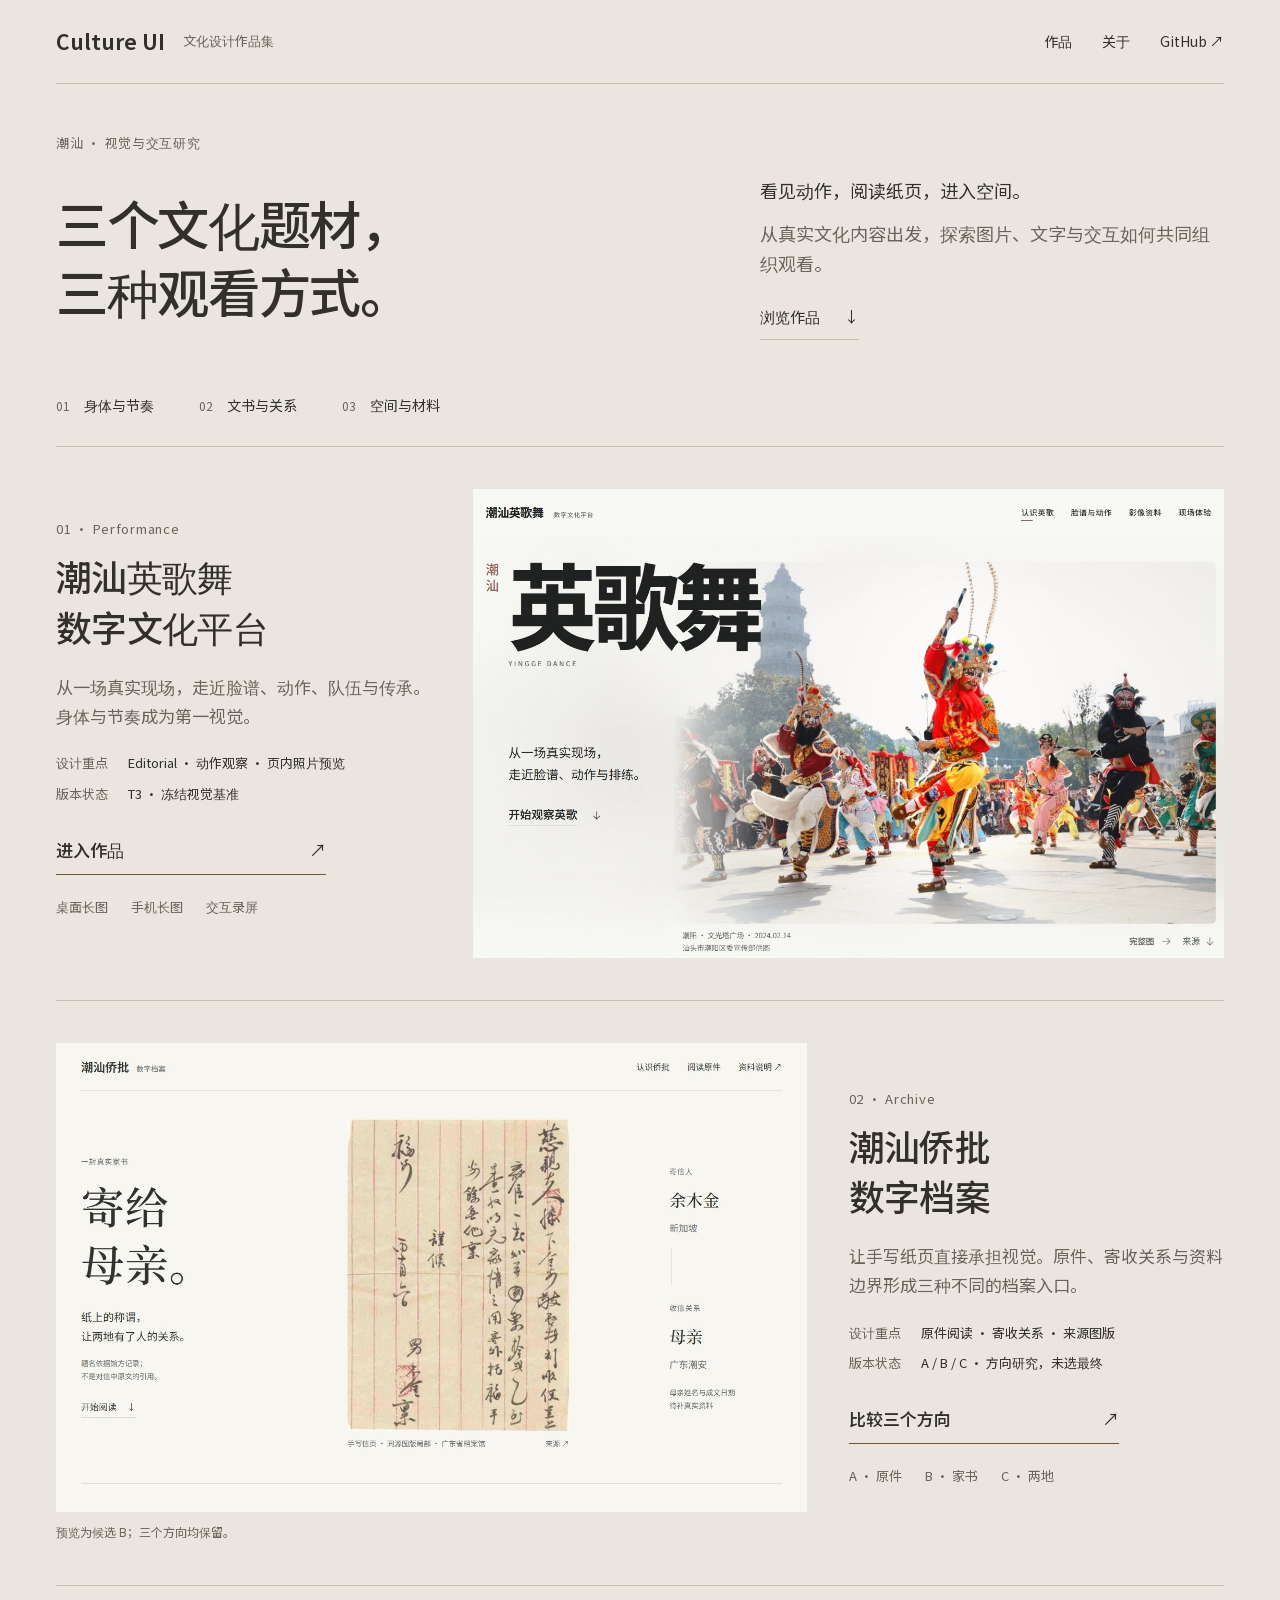
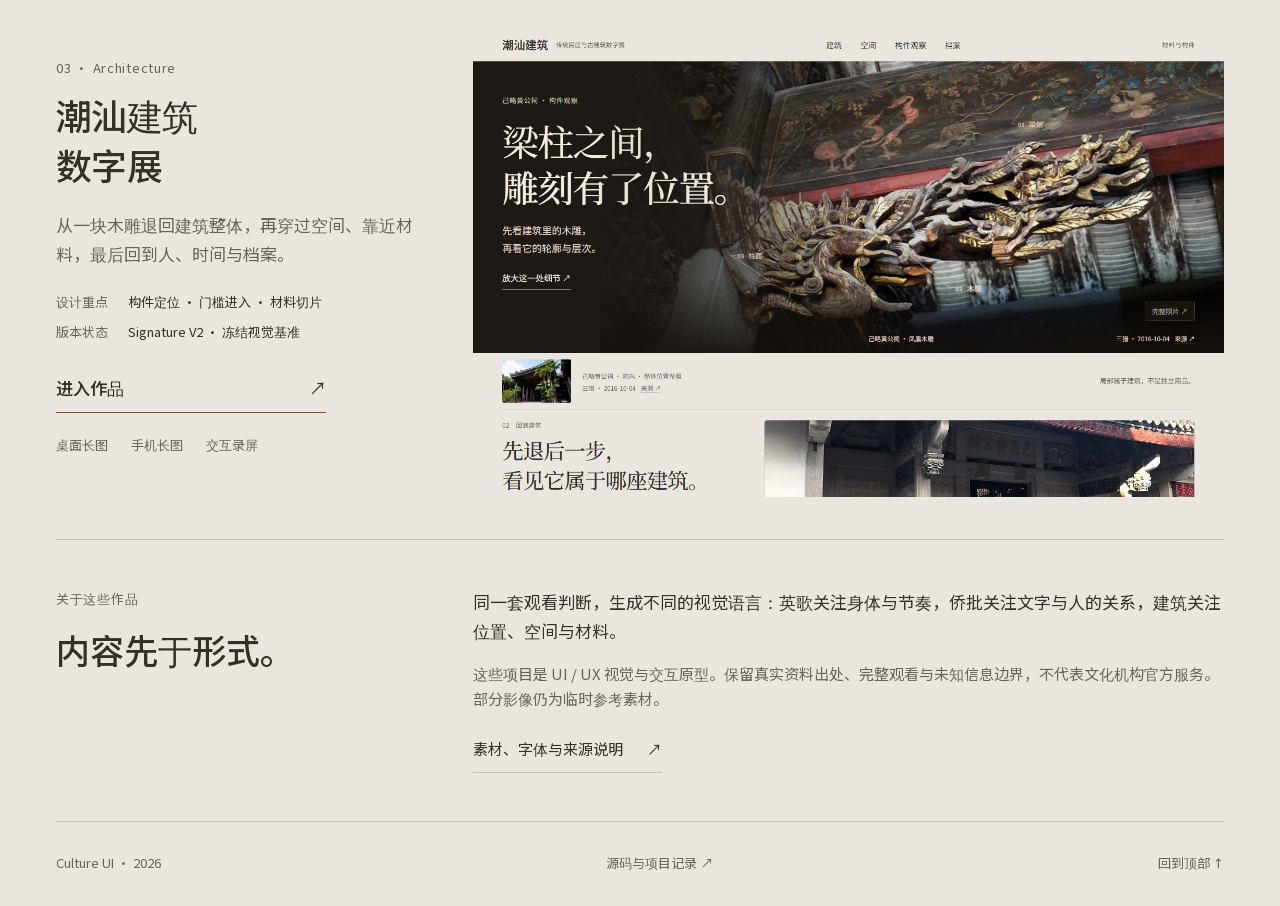
<file: index.html>
<!doctype html>
<html lang="zh-CN">
<head>
 <meta charset="utf-8"><meta name="viewport" content="width=device-width, initial-scale=1">
 <title>Culture UI · 潮汕文化设计作品集</title>
 <meta name="description" content="英歌舞、侨批与潮汕建筑。三个文化题材，三种观看方式；文化内容驱动的UI与交互设计作品集。">
 <meta property="og:title" content="Culture UI · 潮汕文化设计作品集"><meta property="og:description" content="看见动作，阅读纸页，进入空间。三个文化题材的视觉与交互研究。">
 <meta property="og:type" content="website"><meta property="og:image" content="https://hatyorht-HT.github.io/culture-ui-portfolio/assets/architecture-preview.jpg">
 <meta name="theme-color" content="#eae6df"><link rel="stylesheet" href="portfolio.css">
</head>
<body>
 <a class="skip" href="#works">跳到作品</a>
 <header class="shell header"><a class="brand" href="./">Culture UI<span>文化设计作品集</span></a><nav aria-label="主导航"><a href="#works">作品</a><a href="#about">关于</a><a href="https://github.com/hatyorht-HT/culture-ui-portfolio">GitHub ↗</a></nav></header>
 <main>
  <section class="shell opening" aria-labelledby="opening-title"><p class="eyebrow">潮汕 · 视觉与交互研究</p><div class="opening-grid"><h1 id="opening-title">三个文化题材，<br>三种观看方式。</h1><div class="opening-copy"><p>看见动作，阅读纸页，进入空间。</p><p>从真实文化内容出发，探索图片、文字与交互如何共同组织观看。</p><a class="quiet-link" href="#works">浏览作品 <span aria-hidden="true">↓</span></a></div></div><div class="index-row" aria-label="作品索引"><a href="#yingge"><span>01</span>身体与节奏</a><a href="#qiaopi"><span>02</span>文书与关系</a><a href="#architecture"><span>03</span>空间与材料</a></div></section>
  <div id="works" class="shell works">
   <article id="yingge" class="work" aria-labelledby="yingge-title"><div class="work-info"><p class="eyebrow">01 · Performance</p><h2 id="yingge-title">潮汕英歌舞<br>数字文化平台</h2><p class="work-description">从一场真实现场，走近脸谱、动作、队伍与传承。身体与节奏成为第一视觉。</p><dl><div><dt>设计重点</dt><dd>Editorial · 动作观察 · 页内照片预览</dd></div><div><dt>版本状态</dt><dd>T3 · 冻结视觉基准</dd></div></dl><a class="primary-link" href="projects/yingge/">进入作品 <span aria-hidden="true">↗</span></a><div class="artifact-links"><a href="projects/yingge/desktop-long.png">桌面长图</a><a href="projects/yingge/mobile-long.png">手机长图</a><a href="projects/yingge/interaction-preview.mp4">交互录屏</a></div></div><a class="preview" href="projects/yingge/" aria-label="进入潮汕英歌舞数字文化平台"><img src="assets/yingge-preview.jpg" width="1440" height="900" alt="英歌平台页面预览：完整英歌舞大标题与红衣腾跃现场共同构图" fetchpriority="high"></a></article>
   <article id="qiaopi" class="work work-reverse" aria-labelledby="qiaopi-title"><div class="work-info"><p class="eyebrow">02 · Archive</p><h2 id="qiaopi-title">潮汕侨批<br>数字档案</h2><p class="work-description">让手写纸页直接承担视觉。原件、寄收关系与资料边界形成三种不同的档案入口。</p><dl><div><dt>设计重点</dt><dd>原件阅读 · 寄收关系 · 来源图版</dd></div><div><dt>版本状态</dt><dd>A / B / C · 方向研究，未选最终</dd></div></dl><a class="primary-link" href="projects/qiaopi/">比较三个方向 <span aria-hidden="true">↗</span></a><div class="artifact-links"><a href="projects/qiaopi/direction-a.html">A · 原件</a><a href="projects/qiaopi/direction-b.html">B · 家书</a><a href="projects/qiaopi/direction-c.html">C · 两地</a></div></div><div class="preview-group"><a class="preview" href="projects/qiaopi/" aria-label="比较潮汕侨批三个候选方向"><img src="assets/qiaopi-preview.jpg" width="1440" height="900" alt="侨批候选B页面预览：纵向手写信页居中，两侧分别解释主题和寄收关系" loading="lazy"></a><p class="preview-caption">预览为候选 B；三个方向均保留。</p></div></article>
   <article id="architecture" class="work" aria-labelledby="architecture-title"><div class="work-info"><p class="eyebrow">03 · Architecture</p><h2 id="architecture-title">潮汕建筑<br>数字展</h2><p class="work-description">从一块木雕退回建筑整体，再穿过空间、靠近材料，最后回到人、时间与档案。</p><dl><div><dt>设计重点</dt><dd>构件定位 · 门槛进入 · 材料切片</dd></div><div><dt>版本状态</dt><dd>Signature V2 · 冻结视觉基准</dd></div></dl><a class="primary-link" href="projects/architecture/">进入作品 <span aria-hidden="true">↗</span></a><div class="artifact-links"><a href="projects/architecture/desktop-full.png">桌面长图</a><a href="projects/architecture/mobile-full.png">手机长图</a><a href="projects/architecture/interaction-preview.mp4">交互录屏</a></div></div><a class="preview" href="projects/architecture/" aria-label="进入潮汕建筑数字展"><img src="assets/architecture-preview.jpg" width="1440" height="900" alt="建筑数字展页面预览：梁柱之间的凤凰木雕、主题标题与细定位标记" loading="lazy"></a></article>
  </div>
  <section id="about" class="shell about" aria-labelledby="about-title"><div><p class="eyebrow">关于这些作品</p><h2 id="about-title">内容先于形式。</h2></div><div class="about-copy"><p>同一套观看判断，生成不同的视觉语言：英歌关注身体与节奏，侨批关注文字与人的关系，建筑关注位置、空间与材料。</p><p>这些项目是 UI / UX 视觉与交互原型。保留真实资料出处、完整观看与未知信息边界，不代表文化机构官方服务。部分影像仍为临时参考素材。</p><a class="quiet-link" href="CREDITS.md">素材、字体与来源说明 <span aria-hidden="true">↗</span></a></div></section>
 </main>
 <footer class="shell footer"><span>Culture UI · 2026</span><a href="https://github.com/hatyorht-HT/culture-ui-portfolio">源码与项目记录 ↗</a><a href="#">回到顶部 ↑</a></footer>
</body>
</html>
</file>
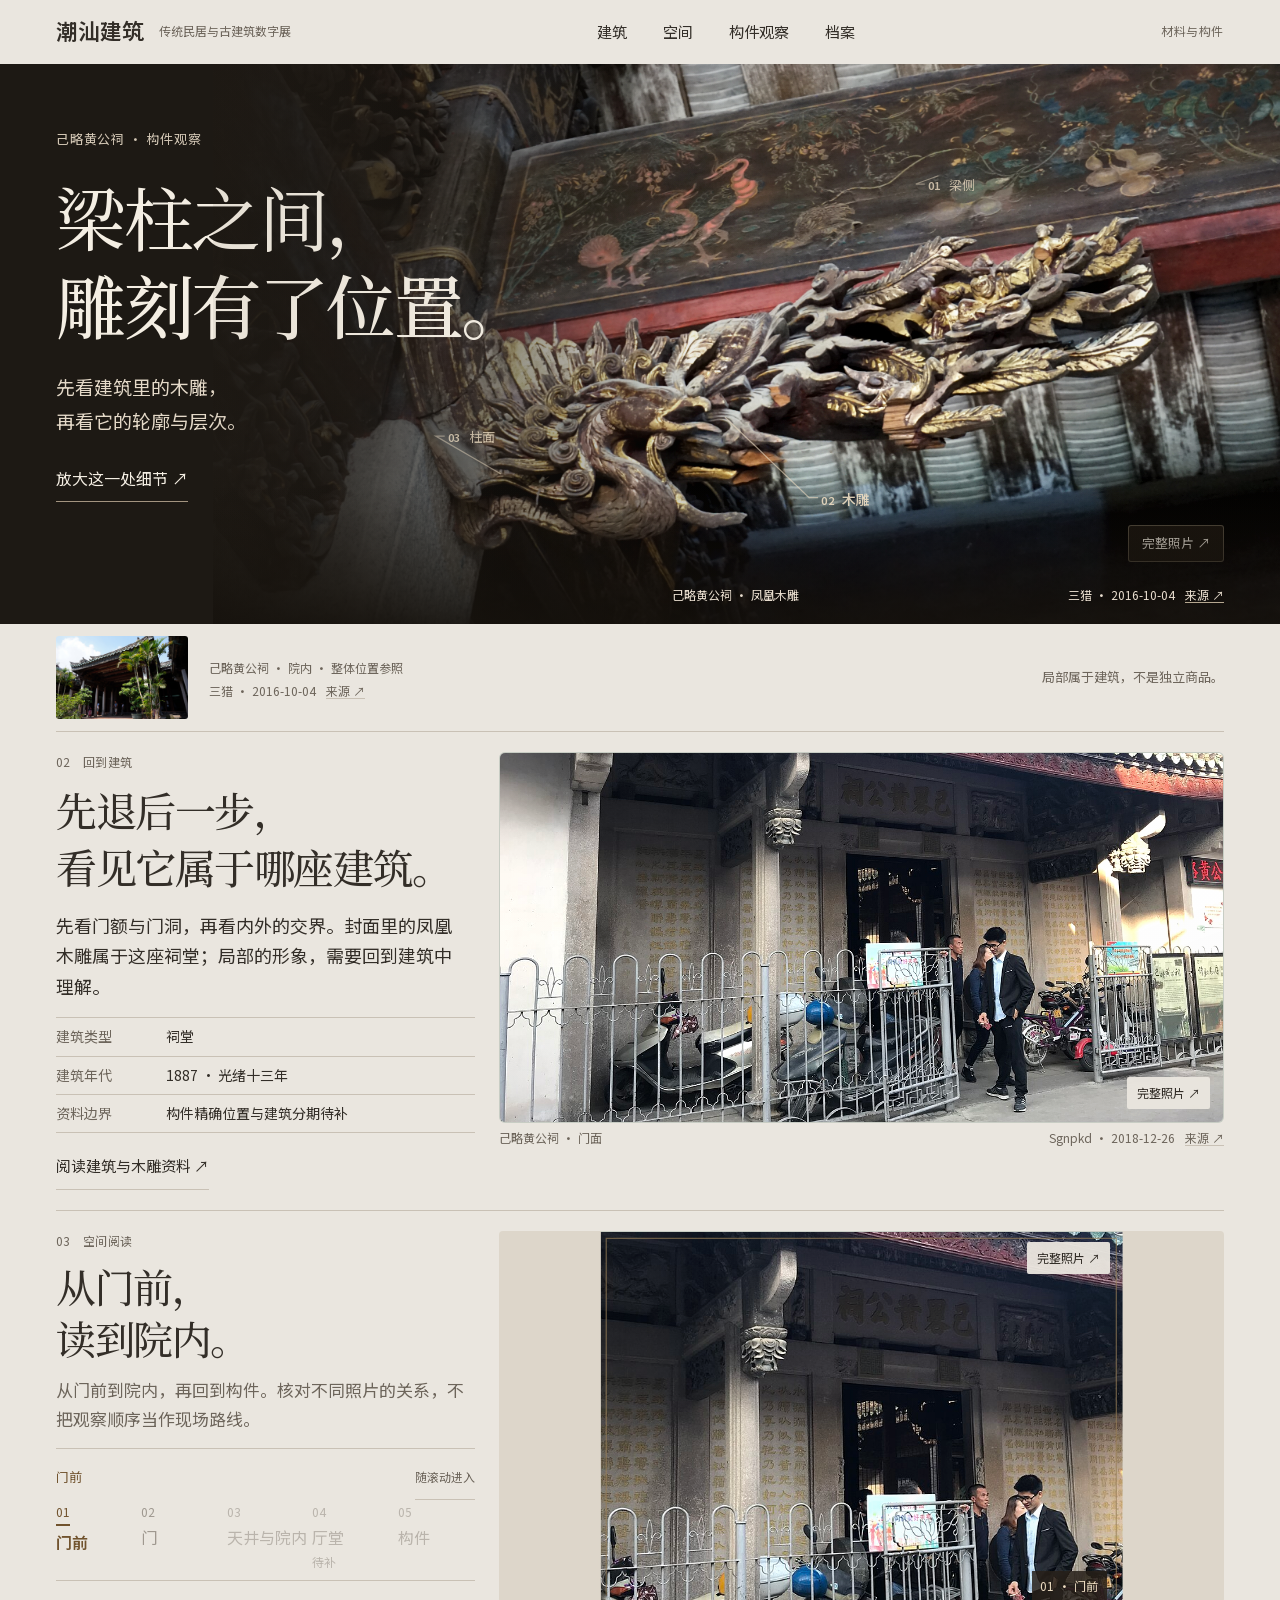
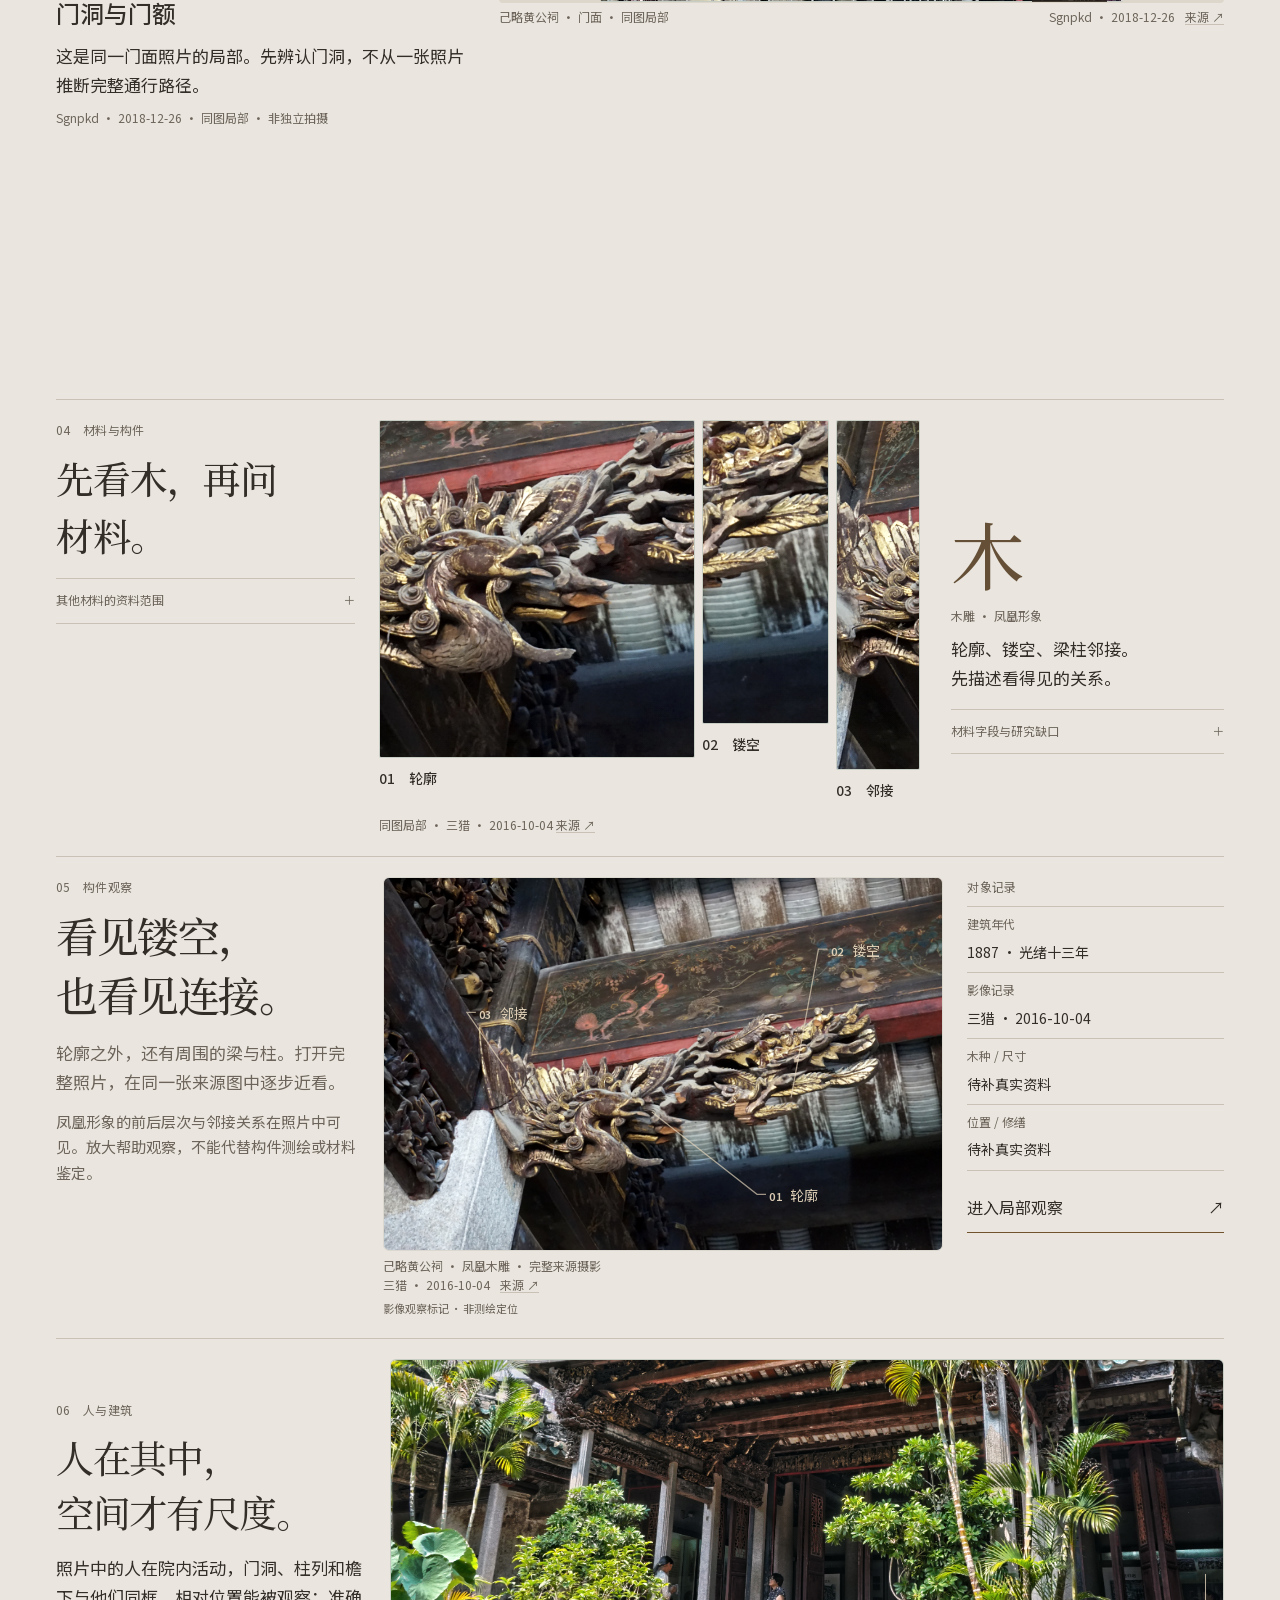
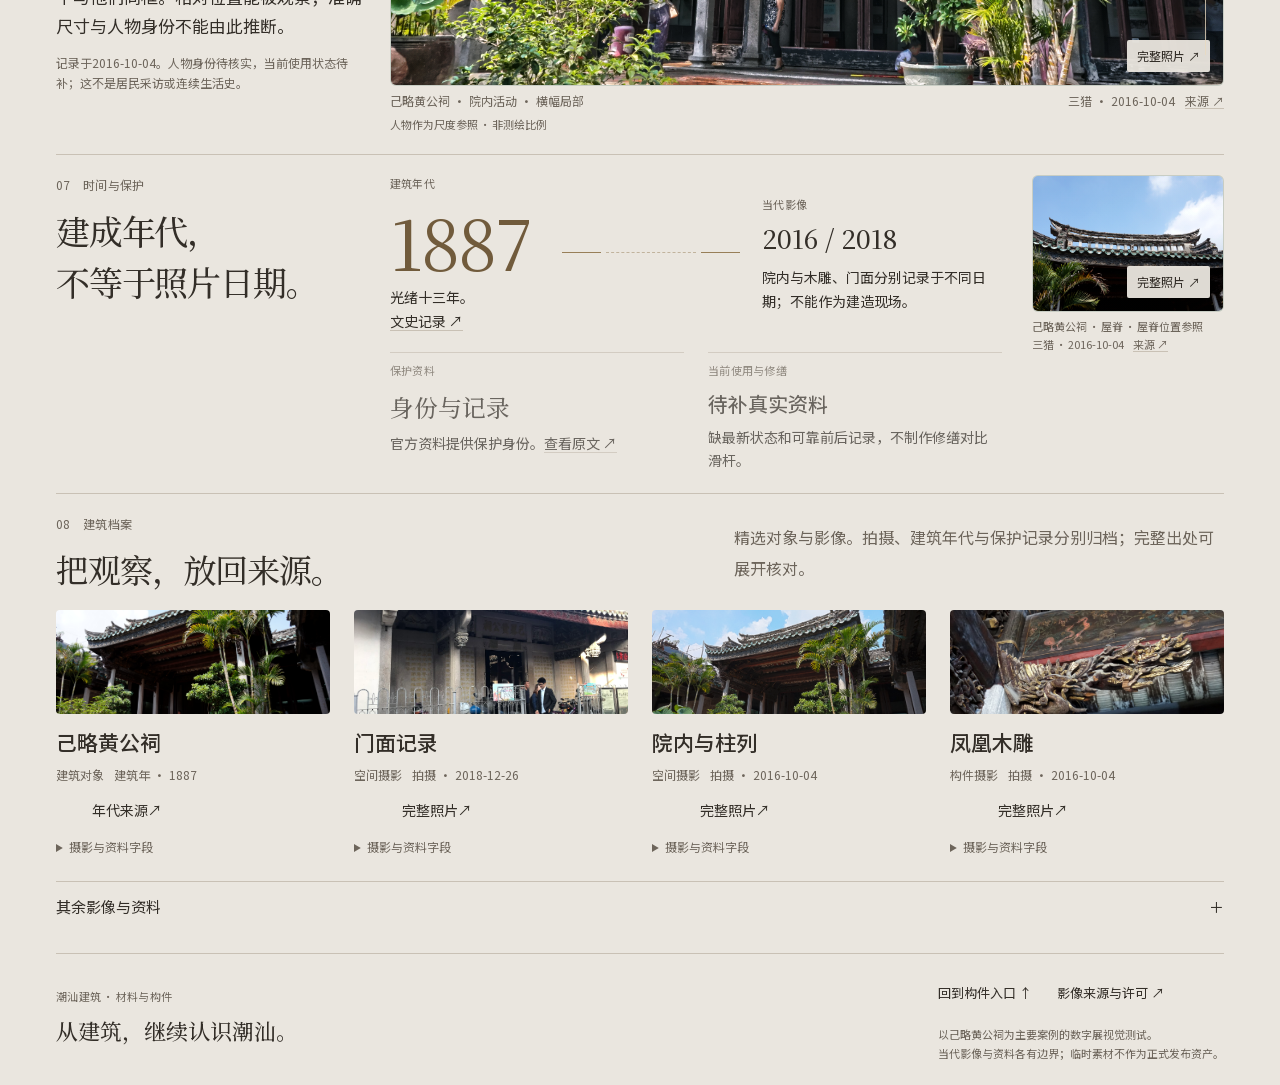
<file: projects/architecture/index.html>
<!DOCTYPE html>

<html lang="zh-CN"><head><meta charset="utf-8"/><meta content="width=device-width,initial-scale=1" name="viewport"/><meta content="light" name="color-scheme"/><title>潮汕建筑 · Architecture B Frozen Benchmark</title><link href="css/base.css" rel="stylesheet"/><link href="css/architecture-b.css" rel="stylesheet"/><link href="css/architecture-b-expanded.css" rel="stylesheet"/><script defer="" src="js/image-records.js"></script><script defer="" src="js/architecture-b-signature-v2.js"></script><script defer="" src="js/architecture-b-viewer-signature-v2.js"></script><link href="css/architecture-b-polished.css" rel="stylesheet"/><link href="css/architecture-b-final.css" rel="stylesheet"/><link href="css/architecture-b-final-compact.css" rel="stylesheet"/><link href="css/architecture-b-signature.css" rel="stylesheet"/><link href="css/architecture-b-signature-v2.css" rel="stylesheet"/><link href="css/freeze-fixes.css" rel="stylesheet"/></head><body class="direction-b expanded polished final-stage signature-stage signature-v2"><a class="skip-link" href="#hero">跳到主体</a><header class="site-header frame"><a class="brand" href="#hero">潮汕建筑<span>传统民居与古建筑数字展</span></a><button aria-controls="chapter-navigation" aria-expanded="false" aria-label="展开章节目录" class="nav-toggle" hidden="">目录</button><nav aria-label="主题章节" id="chapter-navigation"><a href="#building">建筑</a><a href="#space">空间</a><a href="#detail">构件观察</a><a href="#archive">档案</a></nav><span class="edition">材料与构件</span></header><main>
<section class="b-hero" id="hero"><div class="b-stage"><div class="b-title"><p class="eyebrow">己略黄公祠 · 构件观察</p><h1><span class="hero-line hero-line-1">梁柱之间，</span><br/><span class="hero-line hero-line-2">雕刻有了位置。</span></h1><p class="intro">先看建筑里的木雕，<br/>再看它的轮廓与层次。</p><a class="text-link" data-magnetic="2" href="#detail"><span class="magnetic-label">放大这一处细节 ↗</span></a></div><figure class="b-object"><a aria-label="查看己略黄公祠 · 凤凰木雕完整来源照片" class="photo-link" data-proximity="2.5" data-viewer="jilue-4" href="assets/temporary-reference/jilue-4.jpg"><img alt="己略黄公祠 · 凤凰木雕，看凤凰形象的轮廓、镂空与梁柱邻接；木种、尺寸和制作者待补真实资料。" height="3632" loading="eager" src="assets/temporary-reference/jilue-4.jpg" width="5456"/><span class="photo-action">完整照片 ↗</span><span aria-hidden="true" class="observation-layer hero-observation"><svg class="observation-lines" preserveaspectratio="none"><path vector-effect="non-scaling-stroke"></path><path vector-effect="non-scaling-stroke"></path><path vector-effect="non-scaling-stroke"></path></svg><span class="observation-label" data-index="0" data-label-x="0.67" data-label-y="0.2" data-source-x="0.68" data-source-y="0.28"><small>01</small> 梁侧</span><span class="observation-label observation-primary" data-index="1" data-label-x="0.57" data-label-y="0.76" data-source-x="0.48" data-source-y="0.62"><small>02</small> 木雕</span><span class="observation-label" data-index="2" data-label-x="0.22" data-label-y="0.65" data-source-x="0.27" data-source-y="0.7"><small>03</small> 柱面</span></span><span aria-hidden="true" class="hero-focus"><img alt="" height="3632" loading="lazy" src="assets/temporary-reference/jilue-4.jpg" width="5456"/></span></a><figcaption class="hero-caption"><span>己略黄公祠 · 凤凰木雕</span><span>三猎 · 2016-10-04 <a aria-label="来源" href="https://commons.wikimedia.org/wiki/File:%E5%B7%B1%E7%95%A5%E9%BB%84%E5%85%AC%E7%A5%A0%E5%87%A4%E5%87%B0%E6%9C%A8%E9%9B%951.jpg" rel="noopener" target="_blank">来源 ↗</a></span></figcaption></figure></div><div class="b-context-small frame context-band"><figure class=""><a aria-label="查看己略黄公祠 · 院内完整来源照片" class="photo-link" data-viewer="jilue-1" href="assets/temporary-reference/jilue-1.jpg"><img alt="己略黄公祠 · 院内，看天井的亮处、檐下的暗处，以及柱列如何区分内外。" height="3567" loading="lazy" src="assets/temporary-reference/jilue-1.jpg" width="5358"/></a><figcaption><span>己略黄公祠 · 院内 · 整体位置参照</span><span>三猎 · 2016-10-04 <a aria-label="来源" href="https://commons.wikimedia.org/wiki/File:%E5%B7%B1%E7%95%A5%E9%BB%84%E5%85%AC%E7%A5%A01.jpg" rel="noopener" target="_blank">来源 ↗</a></span></figcaption></figure><p class="note">局部属于建筑，不是独立商品。</p></div></section>
<section class="chapter frame" id="building"><div class="building-pair"><div class="building-copy"><div class="chapter-head"><div><p class="eyebrow section-index">02　回到建筑</p><h2>先退后一步，<br/>看见它属于哪座建筑。</h2></div></div><p>先看门额与门洞，再看内外的交界。封面里的凤凰木雕属于这座祠堂；局部的形象，需要回到建筑中理解。</p><details class="meta-fold" open=""><summary>建筑资料与来源</summary><dl class="fields"><div><dt>建筑类型</dt><dd>祠堂</dd></div><div><dt>建筑年代</dt><dd>1887 · 光绪十三年</dd></div><div><dt>资料边界</dt><dd>构件精确位置与建筑分期待补</dd></div></dl><a class="text-link" data-magnetic="2" href="https://www.gdwsw.gov.cn/wsgdxxyt/content/post_30037.html" rel="noopener" target="_blank"><span class="magnetic-label">阅读建筑与木雕资料 ↗</span></a></details></div><figure class="building-photo"><a aria-label="查看己略黄公祠 · 门面完整来源照片" class="photo-link" data-proximity="2" data-viewer="jilue-facade" href="assets/temporary-reference/jilue-facade.jpg"><img alt="己略黄公祠 · 门面。门额、门洞和门前的人，构成外部与内部的交界。" height="960" loading="lazy" src="assets/temporary-reference/jilue-facade.jpg" width="1280"/><span class="photo-action">完整照片 ↗</span></a><figcaption><span>己略黄公祠 · 门面</span><span>Sgnpkd · <time datetime="2018-12-26">2018-12-26</time> <a aria-label="来源" href="https://commons.wikimedia.org/wiki/File:Huang_Jilue_Temple.jpg" rel="noopener" target="_blank">来源 ↗</a></span></figcaption></figure></div></section>
<section class="chapter frame" data-mode="static" id="space"><div class="spatial-pair"><div class="space-reading"><div class="chapter-head"><div><p class="eyebrow section-index">03　空间阅读</p><h2>从门前，<br/>读到院内。</h2></div><p class="chapter-intro">从门前到院内，再回到构件。核对不同照片的关系，不把观察顺序当作现场路线。</p></div><div class="threshold-controls"><span aria-live="off" class="threshold-status">天井与院内</span><button class="threshold-resume" hidden="" type="button">随滚动进入</button></div><div aria-label="空间观看顺序；可点击或使用方向键切换" class="space-selectors" role="group"><button aria-pressed="false" data-emphasis="other" data-magnetic="3" data-space="outside"><span>01</span><span class="magnetic-label">门前</span></button><button aria-pressed="false" data-emphasis="adjacent" data-magnetic="3" data-space="gate"><span>02</span><span class="magnetic-label">门</span></button><button aria-pressed="true" data-emphasis="current" data-magnetic="3" data-space="court"><span>03</span><span class="magnetic-label">天井与院内</span></button><button aria-pressed="false" data-emphasis="adjacent" data-magnetic="3" data-space="hall"><span>04</span><span class="magnetic-label">厅堂</span><small>待补</small></button><button aria-pressed="false" data-emphasis="other" data-magnetic="3" data-space="object"><span>05</span><span class="magnetic-label">构件</span></button></div><div aria-atomic="true" aria-live="polite" class="space-copy"><p aria-hidden="true" class="space-position">03　天井与院内</p><h3 data-space-title="">院内与柱列</h3><p data-space-description="">天空、檐下与柱列形成内外层次。先辨认边界，再看人在其中的位置。</p><p class="note" data-space-credit="">三猎 · 2016-10-04 · 院内来源摄影</p></div></div><div class="spatial-media"><div class="threshold-window"><figure class="spatial-photo"><a aria-label="查看己略黄公祠 · 院内与柱列完整来源照片" class="photo-link" data-proximity="3" data-viewer="jilue-2" href="assets/temporary-reference/jilue-2.jpg"><img alt="己略黄公祠 · 院内与柱列。看天空、檐下与柱列之间的关系；空间名称和精确位置仍需建筑资料核实。" height="3053" loading="lazy" src="assets/temporary-reference/jilue-2.jpg" width="5448"/><span class="photo-action">完整照片 ↗</span></a><figcaption><span>己略黄公祠 · 院内与柱列</span><span>三猎 · <time datetime="2016-10-04">2016-10-04</time> <a aria-label="来源" href="https://commons.wikimedia.org/wiki/File:%E5%B7%B1%E7%95%A5%E9%BB%84%E5%85%AC%E7%A5%A02.jpg" rel="noopener" target="_blank">来源 ↗</a></span></figcaption></figure><div class="space-pending" hidden="" role="note"><p class="eyebrow">厅堂记录 · 待补</p><h3>这里需要一张<br/>真正对应的照片。</h3><p>独立空间影像、名称依据和所在位置待补。<br/>不以院内照片代替厅堂记录。</p></div><svg aria-hidden="true" class="threshold-drawing" preserveaspectratio="none" viewbox="0 0 1000 1000"><path d="M 88 980 V 20 H 912 V 980" vector-effect="non-scaling-stroke"></path></svg><span aria-live="off" class="threshold-current">03 · 天井与院内</span></div></div></div><span aria-atomic="true" aria-live="polite" class="sr-only" data-selection-announcement=""></span></section>
<section class="chapter frame" id="materials"><div class="materials-layout"><div class="material-reading"><div class="chapter-head"><div><p class="eyebrow section-index">04　材料与构件</p><h2>先看木，再问材料。</h2></div></div><details class="meta-fold research-fold"><summary>其他材料的资料范围</summary><div class="research-index"><p class="eyebrow">其它材料 · 研究范围</p><div><h3>石</h3><p>对应对象影像与材料说明待补。</p></div><div><h3>灰塑</h3><p>工艺依据待补，不凭屋脊颜色认定。</p></div><div><h3>嵌瓷</h3><p>真实局部影像与位置资料待补。</p></div></div></details></div><div class="material-observation"><div class="material-slice"><figure class="crop-study crop-primary"><a aria-label="轮廓的转折，在同一来源照片中观察" class="photo-link crop-window" data-focus-x="0.46" data-focus-y="0.66" data-initial-mode="detail" data-proximity="2" data-viewer="jilue-4" href="assets/temporary-reference/jilue-4.jpg"><span class="crop-inner"><img alt="凤凰木雕同图局部：看喙部与弯曲边缘，辨认前后层次。" height="3632" loading="lazy" src="assets/temporary-reference/jilue-4.jpg" style="--crop-x:46%;--crop-y:66%;--crop-width:303.030303030303%" width="5456"/></span></a><figcaption><strong>01　轮廓</strong><span>看喙部与弯曲边缘，辨认前后层次。</span></figcaption></figure><figure class="crop-study crop-edge"><a aria-label="镂空留下的间隙，在同一来源照片中观察" class="photo-link crop-window" data-focus-x="0.73" data-focus-y="0.64" data-initial-mode="detail" data-proximity="2" data-viewer="jilue-4" href="assets/temporary-reference/jilue-4.jpg"><span class="crop-inner"><img alt="凤凰木雕同图局部：看边缘之间的明暗与空隙。" height="3632" loading="lazy" src="assets/temporary-reference/jilue-4.jpg" style="--crop-x:73%;--crop-y:64%;--crop-width:800%" width="5456"/></span></a><figcaption><strong>02　镂空</strong><span>看边缘之间的明暗与空隙。</span></figcaption></figure><figure class="crop-study crop-joint"><a aria-label="雕刻与柱相邻，在同一来源照片中观察" class="photo-link crop-window" data-focus-x="0.28" data-focus-y="0.65" data-initial-mode="detail" data-proximity="2" data-viewer="jilue-4" href="assets/temporary-reference/jilue-4.jpg"><span class="crop-inner"><img alt="凤凰木雕同图局部：看雕刻边缘怎样靠近柱面。" height="3632" loading="lazy" src="assets/temporary-reference/jilue-4.jpg" style="--crop-x:28%;--crop-y:65%;--crop-width:434.7826086956522%" width="5456"/></span></a><figcaption><strong>03　邻接</strong><span>看雕刻边缘怎样靠近柱面。</span></figcaption></figure></div><p class="crop-source note"><span>同图局部 · 三猎 · 2016-10-04 <a href="https://commons.wikimedia.org/wiki/File:%E5%B7%B1%E7%95%A5%E9%BB%84%E5%85%AC%E7%A5%A0%E5%87%A4%E5%87%B0%E6%9C%A8%E9%9B%951.jpg" rel="noopener" target="_blank">来源 ↗</a></span></p></div><div class="wood-label"><h3 class="material-marker">木</h3><p class="eyebrow">木雕 · 凤凰形象</p><p>轮廓、镂空、梁柱邻接。<br/>先描述看得见的关系。</p><details class="meta-fold"><summary>材料字段与研究缺口</summary><dl class="object-fields"><div><dt>可见关系</dt><dd>轮廓、镂空与梁柱邻接</dd></div><div><dt>精确位置</dt><dd>待补定位资料</dd></div><div><dt>研究缺口</dt><dd>木种、尺寸、工艺与制作者</dd></div></dl></details></div></div></section>
<section class="chapter frame detail-chapter" id="detail"><div class="detail-layout"><div class="detail-reading"><div class="chapter-head"><div><p class="eyebrow section-index">05　构件观察</p><h2>看见镂空，<br/>也看见连接。</h2></div></div><p class="chapter-intro">轮廓之外，还有周围的梁与柱。<br/>打开完整照片，在同一张来源图中逐步近看。</p><p>凤凰形象的前后层次与邻接关系在照片中可见。放大帮助观察，不能代替构件测绘或材料鉴定。</p></div><div class="detail-window"><figure class="detail-full"><a aria-label="查看己略黄公祠 · 凤凰木雕完整来源照片" class="photo-link" data-viewer="jilue-4" href="assets/temporary-reference/jilue-4.jpg"><img alt="己略黄公祠 · 凤凰木雕。看凤凰形象的轮廓、镂空与梁柱邻接；木种、尺寸和制作者待补真实资料。" height="3632" loading="lazy" src="assets/temporary-reference/jilue-4.jpg" width="5456"/><span class="photo-action">完整照片 ↗</span><span aria-hidden="true" class="observation-layer detail-observation"><svg class="observation-lines" preserveaspectratio="none"><path vector-effect="non-scaling-stroke"></path><path vector-effect="non-scaling-stroke"></path><path vector-effect="non-scaling-stroke"></path></svg><span class="observation-label" data-index="0" data-label-x="0.69" data-label-y="0.83" data-source-x="0.48" data-source-y="0.63"><small>01</small> 轮廓</span><span class="observation-label" data-index="1" data-label-x="0.8" data-label-y="0.17" data-source-x="0.73" data-source-y="0.59"><small>02</small> 镂空</span><span class="observation-label" data-index="2" data-label-x="0.17" data-label-y="0.34" data-source-x="0.28" data-source-y="0.65"><small>03</small> 邻接</span></span></a><figcaption><span>己略黄公祠 · 凤凰木雕 · 完整来源摄影</span><span>三猎 · <time datetime="2016-10-04">2016-10-04</time> <a aria-label="来源" href="https://commons.wikimedia.org/wiki/File:%E5%B7%B1%E7%95%A5%E9%BB%84%E5%85%AC%E7%A5%A0%E5%87%A4%E5%87%B0%E6%9C%A8%E9%9B%951.jpg" rel="noopener" target="_blank">来源 ↗</a></span><span class="observation-boundary">影像观察标记 · 非测绘定位</span></figcaption></figure></div><div class="detail-record"><p class="eyebrow">对象记录</p><details class="meta-fold" open=""><summary>对象资料字段</summary><dl class="fields"><div><dt>建筑年代</dt><dd>1887 · 光绪十三年</dd></div><div><dt>影像记录</dt><dd>三猎 · <time datetime="2016-10-04">2016-10-04</time></dd></div><div><dt>木种 / 尺寸</dt><dd>待补真实资料</dd></div><div><dt>位置 / 修缮</dt><dd>待补真实资料</dd></div></dl></details><a class="observe-entry" data-focus-x=".46" data-focus-y=".66" data-initial-mode="detail" data-magnetic="2" data-observation-entry="true" data-viewer="jilue-4" href="assets/temporary-reference/jilue-4.jpg"><span class="magnetic-label"><span>进入局部观察</span><span aria-hidden="true">↗</span></span></a></div></div></section>
<section class="chapter frame" id="living"><div class="living-layout"><div class="living-copy"><div class="chapter-head"><div><p class="eyebrow section-index">06　人与建筑</p><h2>人在其中，<br/>空间才有尺度。</h2></div></div><p>照片中的人在院内活动，门洞、柱列和檐下与他们同框。相对位置能被观察；准确尺寸与人物身份不能由此推断。</p><details class="meta-fold" open=""><summary>摄影记录与资料边界</summary><p class="note">记录于2016-10-04。人物身份待核实，当前使用状态待补；这不是居民采访或连续生活史。</p></details></div><figure class="living-photo"><a aria-label="查看己略黄公祠 · 院内活动完整来源照片" class="photo-link" data-proximity="1" data-viewer="jilue-3" href="assets/temporary-reference/jilue-3.jpg"><img alt="己略黄公祠 · 院内活动。照片可见人在院内活动，人的位置与柱列提供空间关系；身份未核实。" height="2979" loading="lazy" src="assets/temporary-reference/jilue-3.jpg" width="4583"/><span class="photo-action">完整照片 ↗</span><span aria-hidden="true" class="human-reference"><span></span></span></a><figcaption><span>己略黄公祠 · 院内活动 · 横幅局部</span><span>三猎 · <time datetime="2016-10-04">2016-10-04</time> <a aria-label="来源" href="https://commons.wikimedia.org/wiki/File:%E5%B7%B1%E7%95%A5%E9%BB%84%E5%85%AC%E7%A5%A03.jpg" rel="noopener" target="_blank">来源 ↗</a></span><span class="human-caption">人物作为尺度参照 · 非测绘比例</span></figcaption></figure></div></section>
<section class="chapter frame quiet-chapter" id="time"><div class="time-editorial"><div class="chapter-head"><div><p class="eyebrow section-index">07　时间与保护</p><h2>建成年代，<br/>不等于照片日期。</h2></div></div><div class="time-layout"><figure class="time-reference"><a aria-label="查看己略黄公祠 · 屋脊完整来源照片" class="photo-link" data-proximity="0.5" data-viewer="jilue-5" href="assets/temporary-reference/jilue-5.jpg"><img alt="己略黄公祠 · 屋脊。屋脊折线、瓦沿和下方檐口可观察；材料构成不从颜色推断。" height="3064" loading="lazy" src="assets/temporary-reference/jilue-5.jpg" width="5456"/><span class="photo-action">完整照片 ↗</span></a><figcaption><span>己略黄公祠 · 屋脊 · 屋脊位置参照</span><span>三猎 · <time datetime="2016-10-04">2016-10-04</time> <a aria-label="来源" href="https://commons.wikimedia.org/wiki/File:%E5%B7%B1%E7%95%A5%E9%BB%84%E5%85%AC%E7%A5%A0%E5%B1%8B%E8%84%8A.jpg" rel="noopener" target="_blank">来源 ↗</a></span></figcaption></figure><div class="time-fields"><div class="time-distance"><article><p class="eyebrow">建筑年代</p><h3>1887</h3><p>光绪十三年。<a href="https://www.gdwsw.gov.cn/wsgdxxyt/content/post_30037.html" rel="noopener" target="_blank">文史记录 ↗</a></p></article><span aria-hidden="true" class="time-gap time-break"></span><article><p class="eyebrow">当代影像</p><h3>2016 / 2018</h3><p>院内与木雕、门面分别记录于不同日期；不能作为建造现场。</p></article></div><article><p class="eyebrow">保护资料</p><h3>身份与记录</h3><p>官方资料提供保护身份。<a href="https://www.chaozhou.gov.cn/attachment/0/550/550730/3925845.pdf" rel="noopener" target="_blank">查看原文 ↗</a></p></article><article><p class="eyebrow">当前使用与修缮</p><h3>待补真实资料</h3><p>缺最新状态和可靠前后记录，不制作修缮对比滑杆。</p></article></div></div></div></section>
<section class="chapter frame archive-chapter" id="archive"><div class="chapter-head"><div><p class="eyebrow section-index">08　建筑档案</p><h2>把观察，放回来源。</h2></div><p class="chapter-intro">精选对象与影像。拍摄、建筑年代与保护记录分别归档；完整出处可展开核对。</p></div><article class="archive-record"><a aria-label="查看己略黄公祠相关完整照片" class="archive-thumb" data-viewer="jilue-1" href="assets/temporary-reference/jilue-1.jpg"><img alt="己略黄公祠的当代摄影参照" height="3567" loading="lazy" src="assets/temporary-reference/jilue-1.jpg" width="5358"/></a><div class="archive-row"><h3>己略黄公祠</h3><span class="record-state">年代有出处</span><a href="https://www.gdwsw.gov.cn/wsgdxxyt/content/post_30037.html" rel="noopener" target="_blank">年代来源<span aria-hidden="true" class="row-arrow"> ↗</span></a><div class="record-meta"><span class="record-type">建筑对象</span><span class="record-date">建筑年 · 1887</span></div></div><details><summary>摄影与资料字段</summary><div class="record-extra"><p class="mobile-record-state">资料状态：年代有出处</p>地点：潮州；类型：祠堂。精确地址、建筑分期、尺度待补真实资料。</div></details></article><article class="archive-record"><a aria-label="查看门面记录相关完整照片" class="archive-thumb" data-viewer="jilue-facade" href="assets/temporary-reference/jilue-facade.jpg"><img alt="门面记录的当代摄影参照" height="960" loading="lazy" src="assets/temporary-reference/jilue-facade.jpg" width="1280"/></a><div class="archive-row"><h3>门面记录</h3><span class="record-state">当代记录</span><a data-viewer="jilue-facade" href="assets/temporary-reference/jilue-facade.jpg">完整照片<span aria-hidden="true" class="row-arrow"> ↗</span></a><div class="record-meta"><span class="record-type">空间摄影</span><span class="record-date">拍摄 · <time datetime="2018-12-26">2018-12-26</time></span></div></div><details><summary>摄影与资料字段</summary><div class="record-extra"><p class="mobile-record-state">资料状态：当代记录</p>地点：己略黄公祠；摄影：Sgnpkd；许可：<a href="https://creativecommons.org/licenses/by-sa/4.0/" rel="noopener" target="_blank">CC BY-SA 4.0</a>。<a href="https://commons.wikimedia.org/wiki/File:Huang_Jilue_Temple.jpg" rel="noopener" target="_blank">摄影原出处 ↗</a>。门额、门洞和门前的人，构成外部与内部的交界。</div></details></article><details class="archive-mobile-more" open=""><summary>展开另外两条记录 <span aria-hidden="true">＋</span></summary><article class="archive-record"><a aria-label="查看院内与柱列相关完整照片" class="archive-thumb" data-viewer="jilue-2" href="assets/temporary-reference/jilue-2.jpg"><img alt="院内与柱列的当代摄影参照" height="3053" loading="lazy" src="assets/temporary-reference/jilue-2.jpg" width="5448"/></a><div class="archive-row"><h3>院内与柱列</h3><span class="record-state">当代记录</span><a data-viewer="jilue-2" href="assets/temporary-reference/jilue-2.jpg">完整照片<span aria-hidden="true" class="row-arrow"> ↗</span></a><div class="record-meta"><span class="record-type">空间摄影</span><span class="record-date">拍摄 · <time datetime="2016-10-04">2016-10-04</time></span></div></div><details><summary>摄影与资料字段</summary><div class="record-extra"><p class="mobile-record-state">资料状态：当代记录</p>地点：己略黄公祠；摄影：三猎；许可：<a href="https://creativecommons.org/licenses/by-sa/4.0/" rel="noopener" target="_blank">CC BY-SA 4.0</a>。<a href="https://commons.wikimedia.org/wiki/File:%E5%B7%B1%E7%95%A5%E9%BB%84%E5%85%AC%E7%A5%A02.jpg" rel="noopener" target="_blank">摄影原出处 ↗</a>。看天空、檐下与柱列之间的关系；空间名称和精确位置仍需建筑资料核实。</div></details></article><article class="archive-record"><a aria-label="查看凤凰木雕相关完整照片" class="archive-thumb" data-viewer="jilue-4" href="assets/temporary-reference/jilue-4.jpg"><img alt="凤凰木雕的当代摄影参照" height="3632" loading="lazy" src="assets/temporary-reference/jilue-4.jpg" width="5456"/></a><div class="archive-row"><h3>凤凰木雕</h3><span class="record-state">当代记录</span><a data-viewer="jilue-4" href="assets/temporary-reference/jilue-4.jpg">完整照片<span aria-hidden="true" class="row-arrow"> ↗</span></a><div class="record-meta"><span class="record-type">构件摄影</span><span class="record-date">拍摄 · <time datetime="2016-10-04">2016-10-04</time></span></div></div><details><summary>摄影与资料字段</summary><div class="record-extra"><p class="mobile-record-state">资料状态：当代记录</p>地点：己略黄公祠；摄影：三猎；许可：<a href="https://creativecommons.org/licenses/by-sa/4.0/" rel="noopener" target="_blank">CC BY-SA 4.0</a>。<a href="https://commons.wikimedia.org/wiki/File:%E5%B7%B1%E7%95%A5%E9%BB%84%E5%85%AC%E7%A5%A0%E5%87%A4%E5%87%B0%E6%9C%A8%E9%9B%951.jpg" rel="noopener" target="_blank">摄影原出处 ↗</a>。看凤凰形象的轮廓、镂空与梁柱邻接；木种、尺寸和制作者待补真实资料。</div></details></article></details><details class="more-records"><summary>其余影像与资料<span aria-hidden="true">＋</span></summary><div class="more-inner"><article class="archive-record additional-record"><div class="archive-row"><h3>保护资料</h3><span class="record-type">官方文献</span><span class="record-date">文件日期待核实</span><span class="record-state">当前修缮待补</span><a href="https://www.chaozhou.gov.cn/attachment/0/550/550730/3925845.pdf" rel="noopener" target="_blank">原文资料<span aria-hidden="true" class="row-arrow"> ↗</span></a></div><details><summary>摄影与资料字段</summary><div class="record-extra"><p class="mobile-record-state">资料状态：当前修缮待补</p>现有官方材料提供保护身份。文件时间、当前使用和修缮记录应分别核对，不把规划或保护身份当作工程完成状态。</div></details></article><p>更多当代影像：</p><div class="more-links"><a data-viewer="jilue-1" href="assets/temporary-reference/jilue-1.jpg">己略黄公祠 · 院内 ↗</a><a data-viewer="jilue-3" href="assets/temporary-reference/jilue-3.jpg">己略黄公祠 · 院内活动 ↗</a><a data-viewer="jilue-5" href="assets/temporary-reference/jilue-5.jpg">己略黄公祠 · 屋脊 ↗</a></div><p>精确地址、空间测绘、材料研究、制作与修缮、人物口述和当前使用状态待补。完整摄影不等于完整建筑档案。</p><a href="assets/temporary-reference/SOURCE_NOTES.md" rel="noopener" target="_blank">逐图来源与资料边界 ↗</a></div></details></section></main>
<footer class="expanded-footer frame"><div><p class="eyebrow">潮汕建筑 · 材料与构件</p><h2>从建筑，继续认识潮汕。</h2></div><div class="footer-notes"><a data-magnetic="2" href="#hero"><span class="magnetic-label">回到构件入口 ↑</span></a><a data-magnetic="2" href="assets/temporary-reference/SOURCE_NOTES.md" rel="noopener" target="_blank"><span class="magnetic-label">影像来源与许可 ↗</span></a><p>以己略黄公祠为主要案例的数字展视觉测试。<br/>当代影像与资料各有边界；临时素材不作为正式发布资产。</p></div></footer><dialog aria-labelledby="viewer-title" class="image-viewer expanded-viewer"><div class="viewer-header"><div><h2 id="viewer-title">完整照片</h2><p class="viewer-credit"></p></div><button aria-label="关闭照片预览" class="viewer-close">关闭 ×</button></div><div aria-label="照片观察区；放大后可滚动或拖动" class="viewer-scroll" tabindex="0"><div class="viewer-picture"><img alt="" class="viewer-image"/><span aria-hidden="true" class="observation-layer viewer-observation-layer"><svg class="observation-lines" preserveaspectratio="none"><path vector-effect="non-scaling-stroke"></path><path vector-effect="non-scaling-stroke"></path><path vector-effect="non-scaling-stroke"></path></svg><span class="observation-label" data-index="0" data-label-x="0.69" data-label-y="0.83" data-source-x="0.48" data-source-y="0.63"><small>01</small> 轮廓</span><span class="observation-label" data-index="1" data-label-x="0.8" data-label-y="0.17" data-source-x="0.73" data-source-y="0.59"><small>02</small> 镂空</span><span class="observation-label" data-index="2" data-label-x="0.17" data-label-y="0.34" data-source-x="0.28" data-source-y="0.65"><small>03</small> 邻接</span></span></div></div><div class="viewer-bottom"><div aria-label="照片观察模式" class="viewer-modes" role="group"><button aria-pressed="true" data-mode="full">完整图</button><button aria-pressed="false" data-mode="detail">局部观察</button><span aria-live="polite" class="viewer-mode-note">完整来源摄影</span></div><p class="viewer-observation"></p><div class="viewer-controls"><button aria-label="缩小照片" class="zoom-out">−</button><output aria-live="polite" class="zoom-level">适应</output><button aria-label="放大照片" class="zoom-in">＋</button><button class="zoom-reset">复位</button><a class="viewer-source" rel="noopener" target="_blank">来源 ↗</a><a class="viewer-license" rel="noopener" target="_blank">许可 ↗</a></div></div></dialog></body></html>
</file>
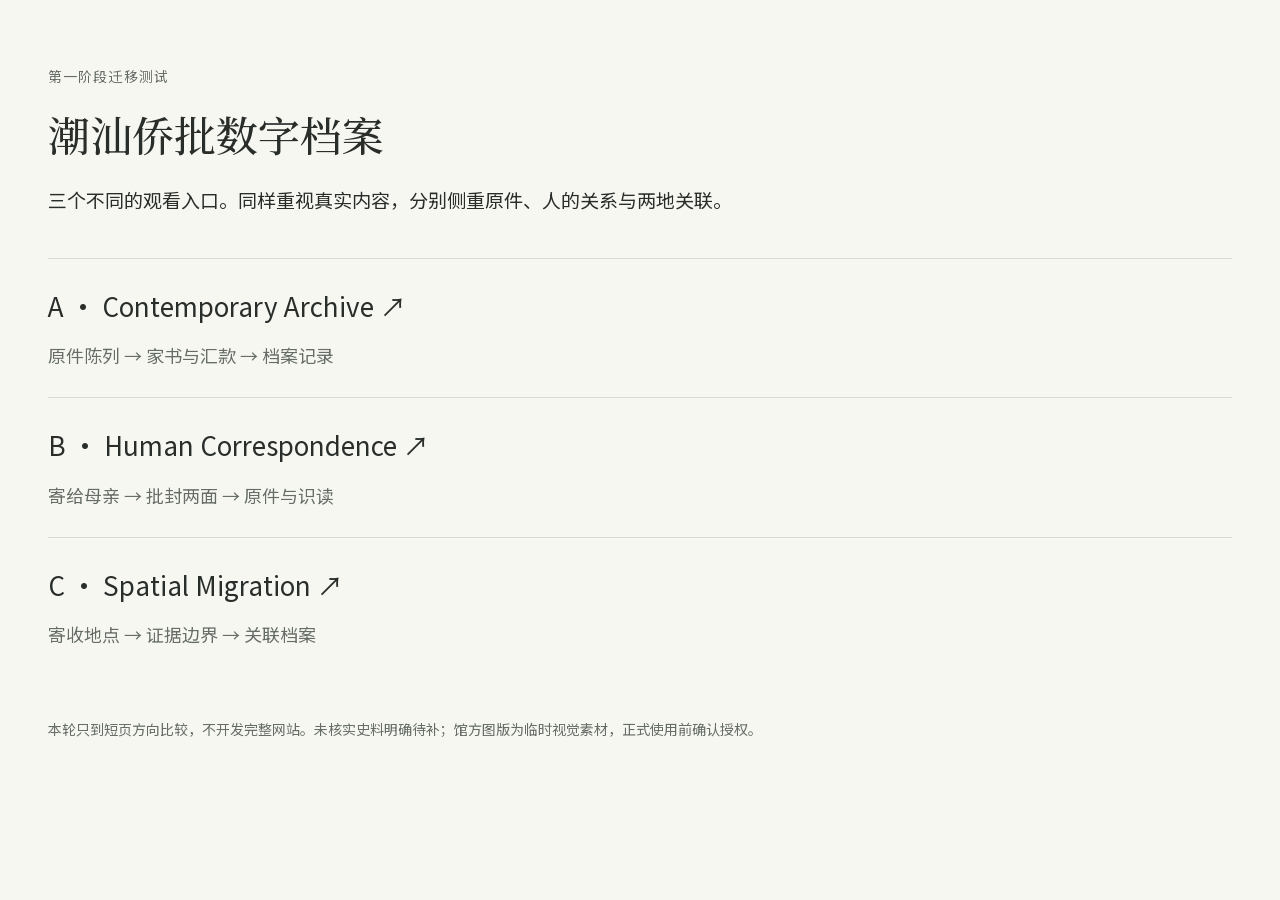
<file: projects/qiaopi/index.html>
<!doctype html><html lang="zh-CN"><head><meta charset="utf-8"><meta name="viewport" content="width=device-width,initial-scale=1"><title>侨批 A / B / C · 迁移测试</title><link rel="stylesheet" href="base.css"><style>main{padding-block:65px}h1{font-family:var(--serif);font-size:42px;margin-bottom:24px}.directions{list-style:none;padding:0;margin:40px 0}.directions li{border-top:1px solid var(--line);padding:26px 0}.directions a{display:block;min-height:44px;font-size:26px}.directions p{margin-top:12px;color:var(--muted);font-size:18px}@media(max-width:760px){h1{font-size:31px}.directions a{font-size:23px}}</style></head><body><main class="shell"><p class="eyebrow">第一阶段迁移测试</p><h1>潮汕侨批数字档案</h1><p>三个不同的观看入口。同样重视真实内容，分别侧重原件、人的关系与两地关联。</p><ul class="directions"><li><a href="direction-a.html">A · Contemporary Archive ↗</a><p>原件陈列 → 家书与汇款 → 档案记录</p></li><li><a href="direction-b.html">B · Human Correspondence ↗</a><p>寄给母亲 → 批封两面 → 原件与识读</p></li><li><a href="direction-c.html">C · Spatial Migration ↗</a><p>寄收地点 → 证据边界 → 关联档案</p></li></ul><p class="note">本轮只到短页方向比较，不开发完整网站。未核实史料明确待补；馆方图版为临时视觉素材，正式使用前确认授权。</p></main></body></html>
</file>
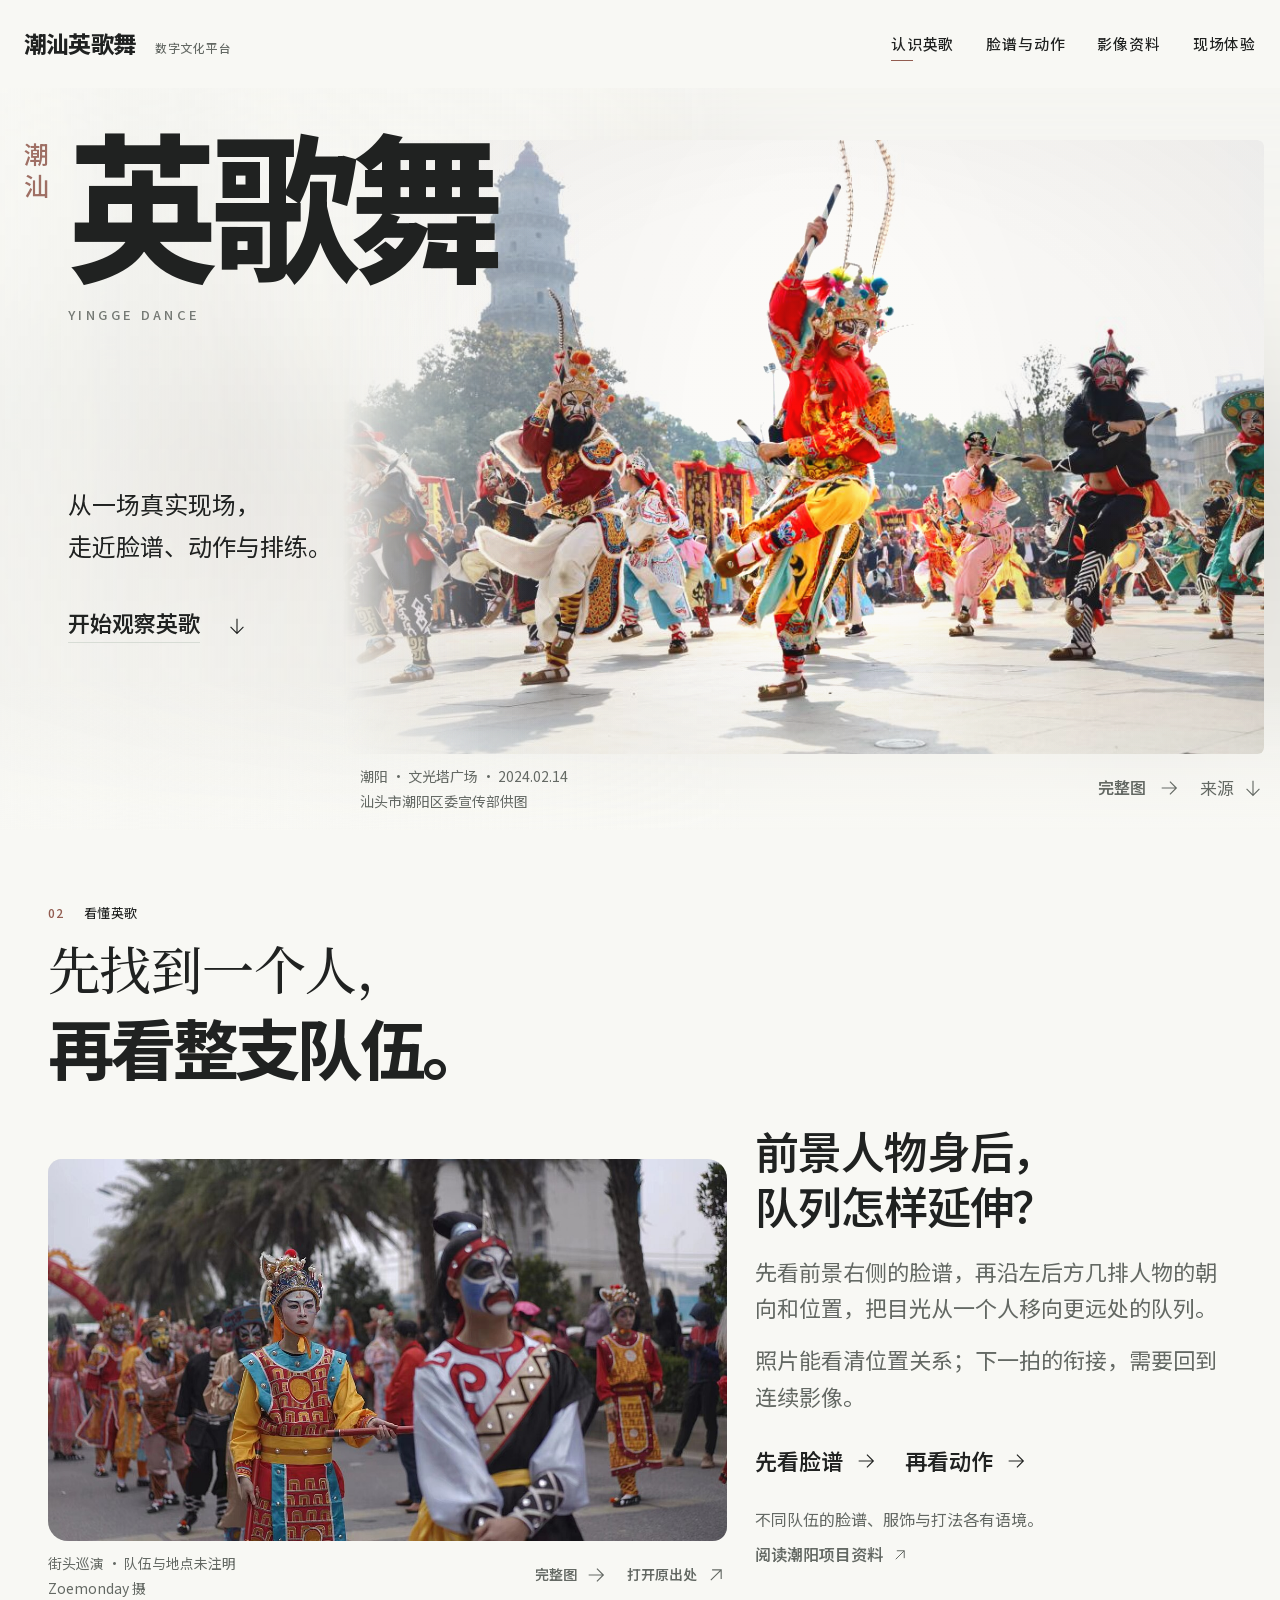
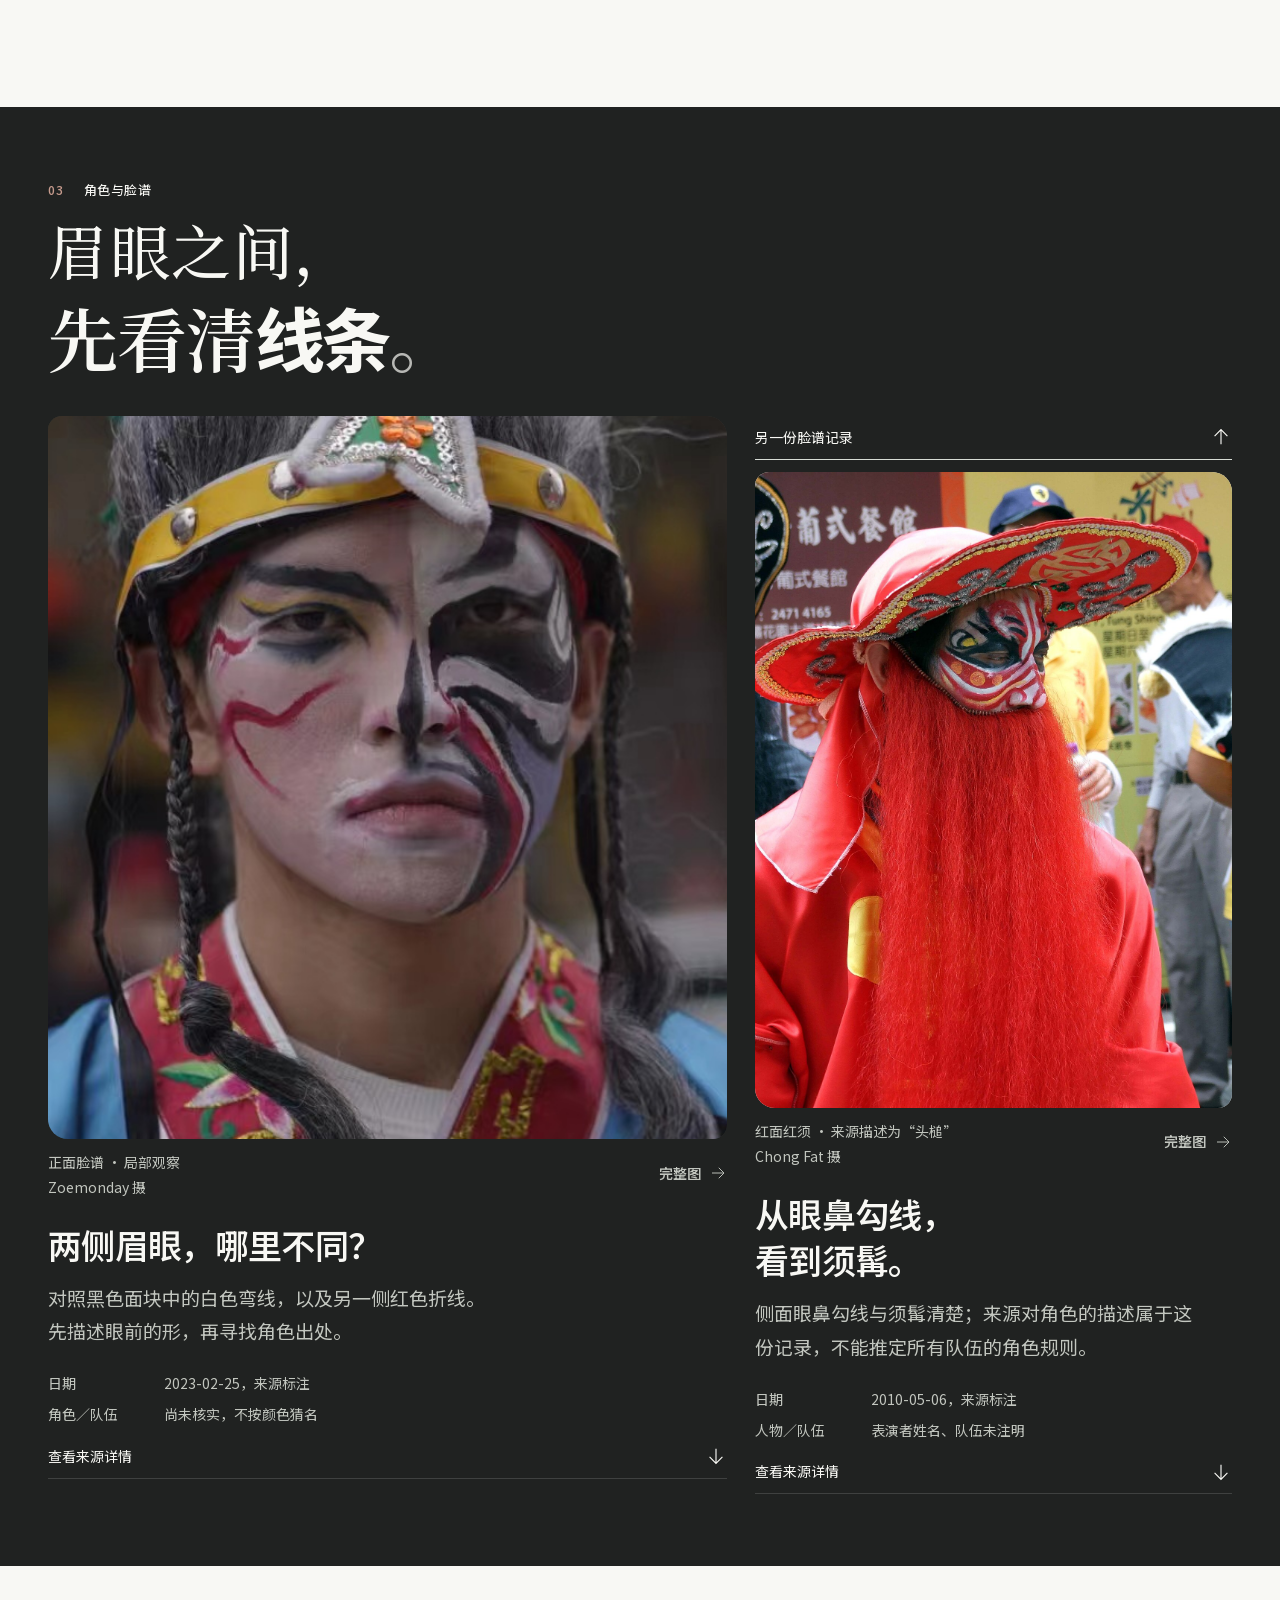
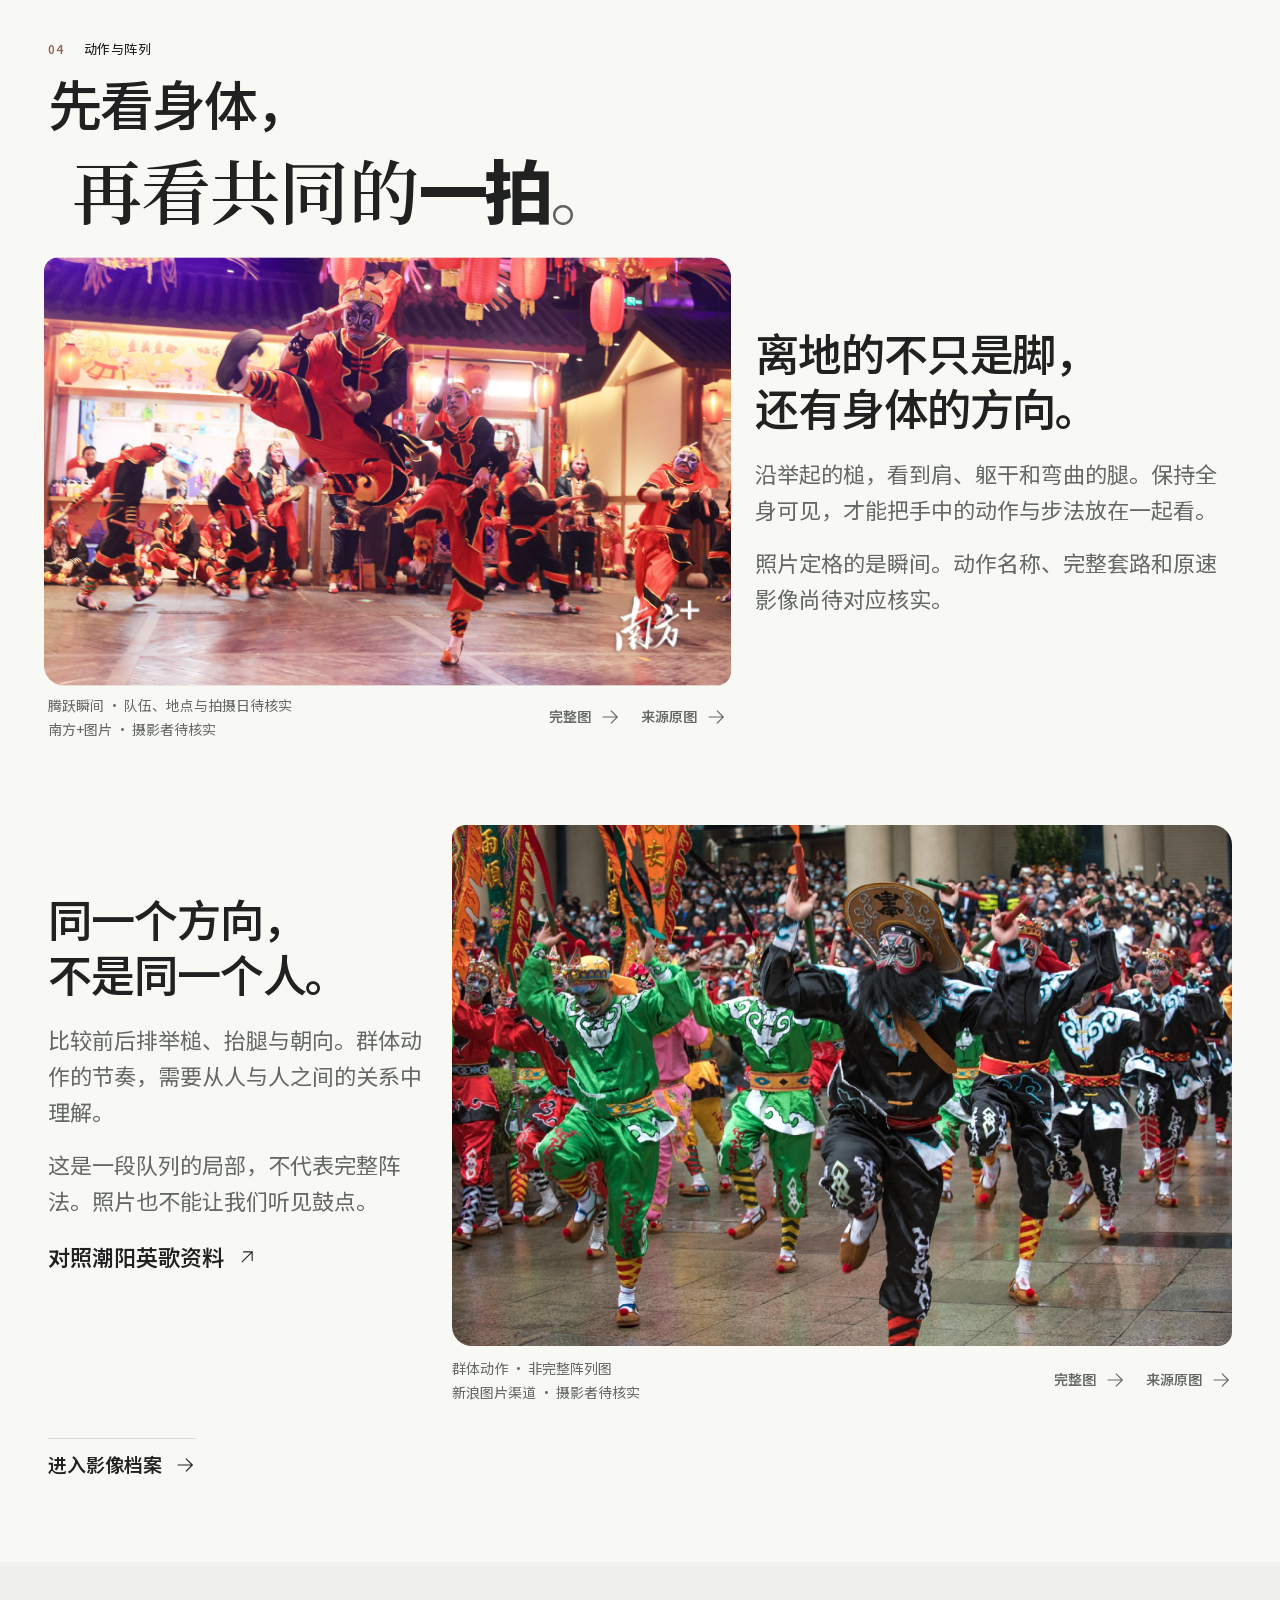
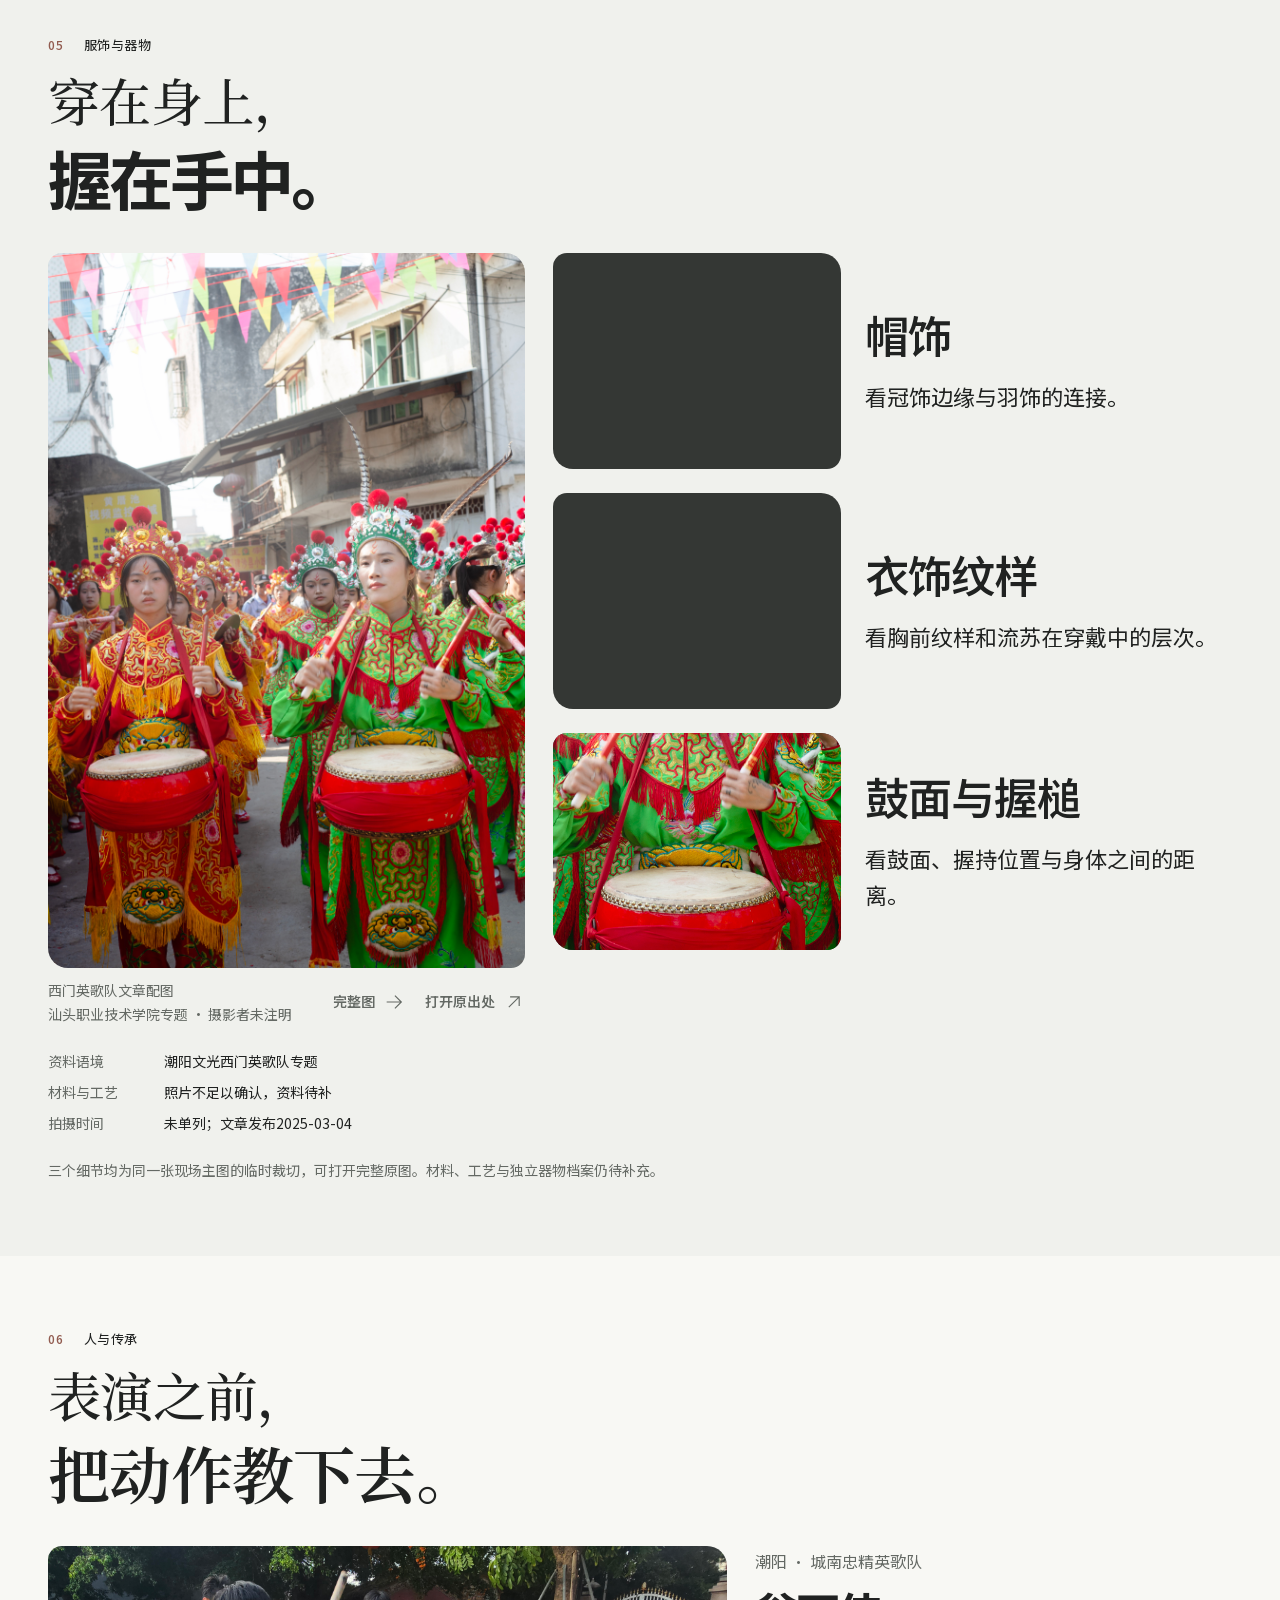
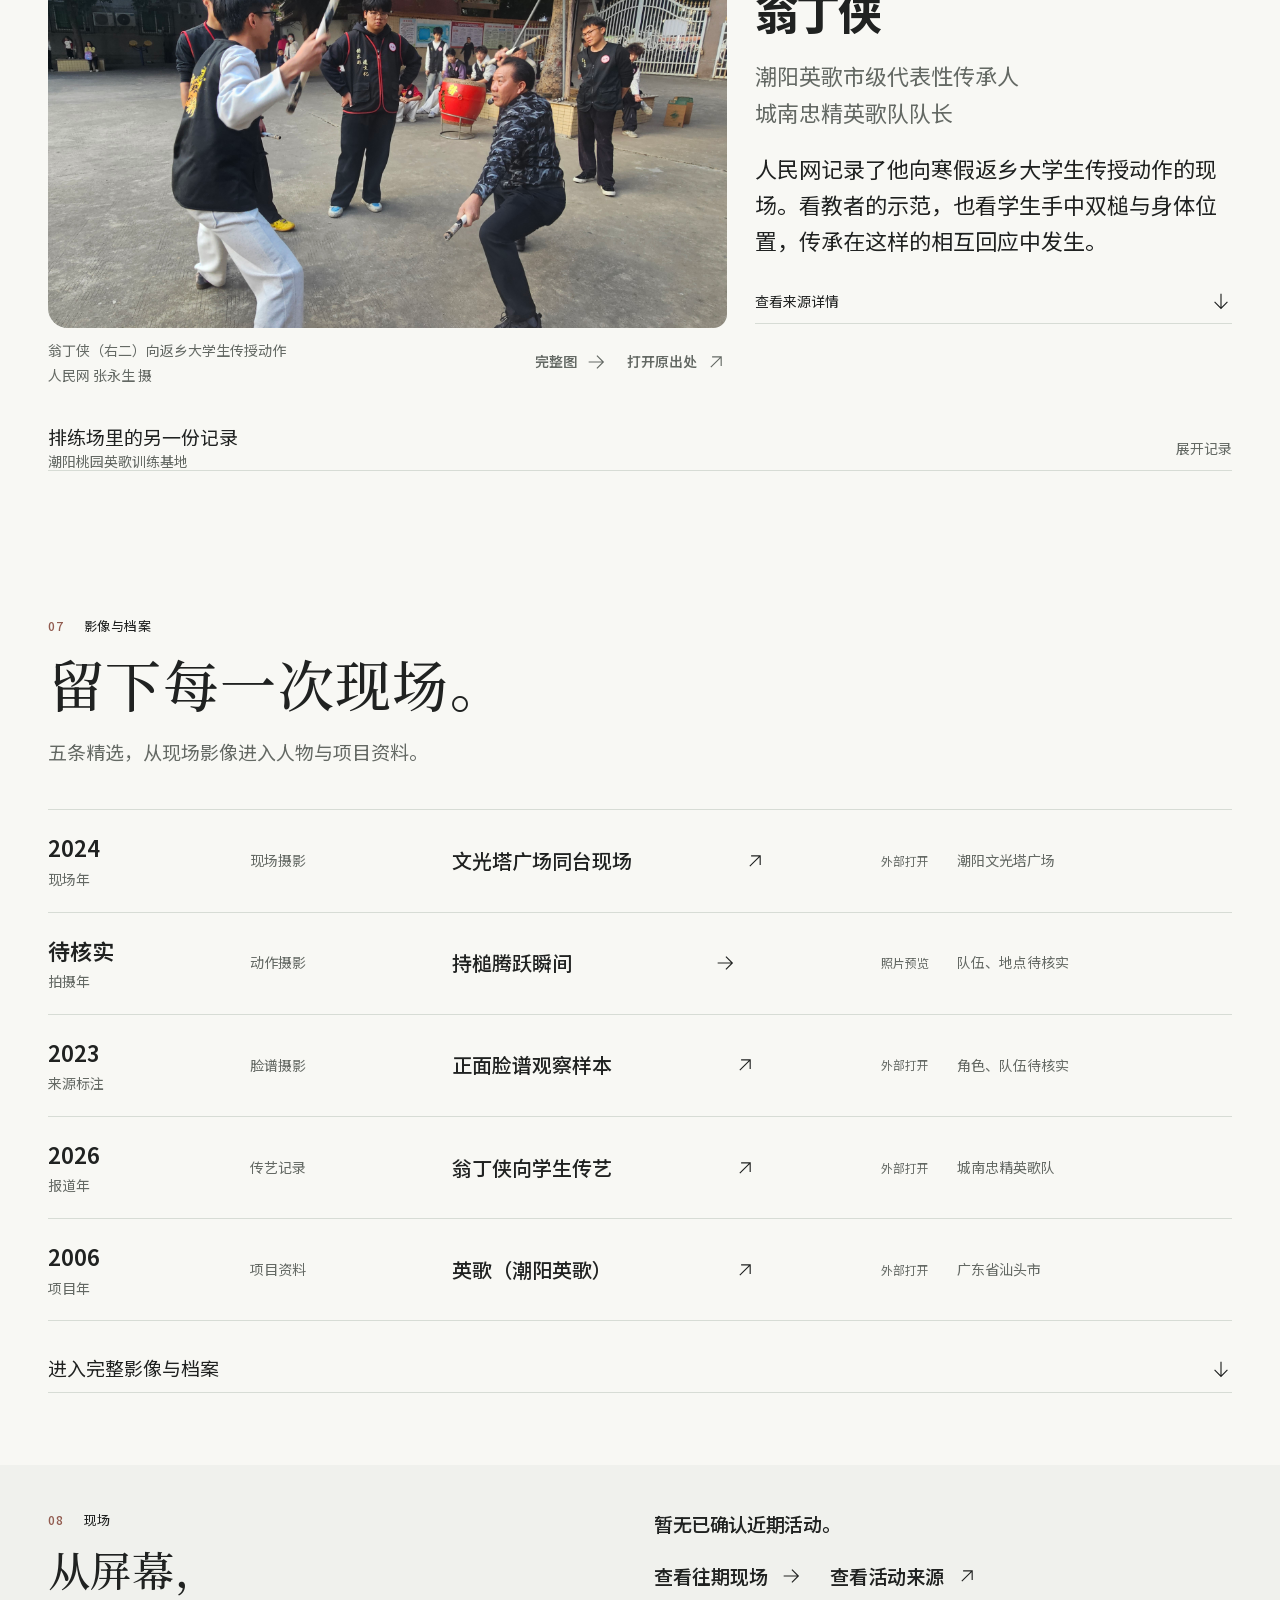
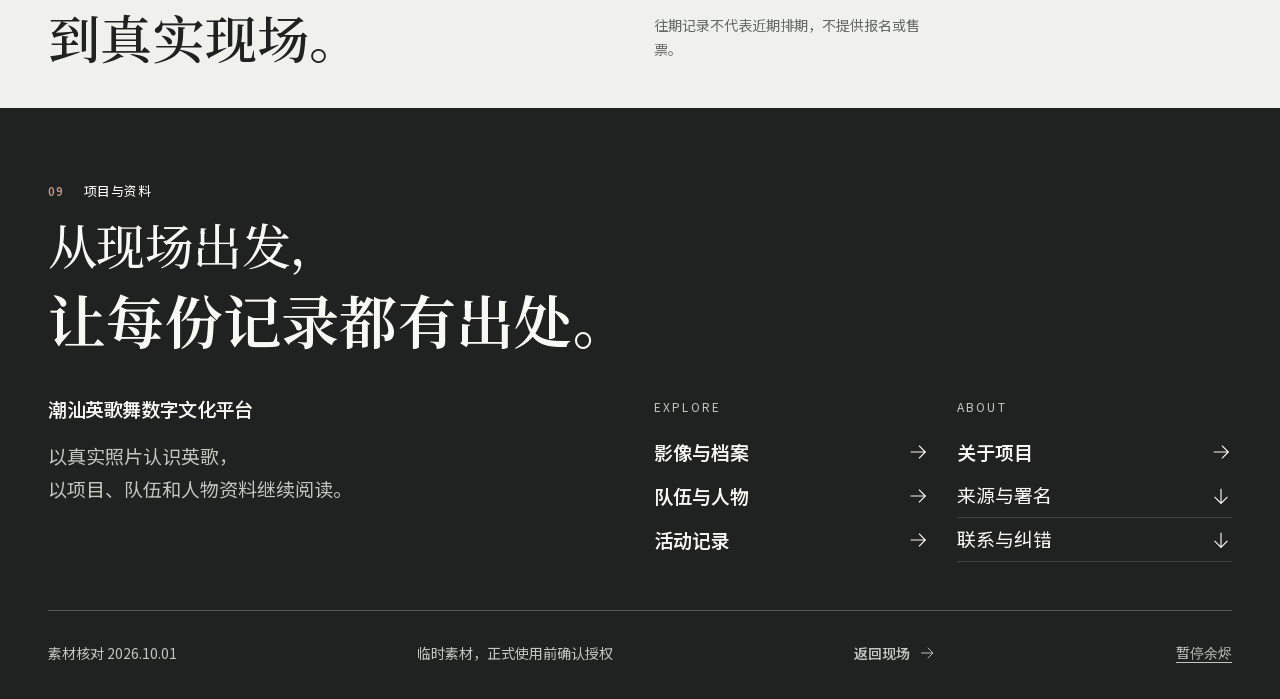
<file: projects/yingge/index.html>
<!DOCTYPE html>

<html lang="zh-CN">
<head>
<meta charset="utf-8"/>
<meta content="width=device-width, initial-scale=1" name="viewport"/>
<meta content="light" name="color-scheme"/>
<title>潮汕英歌舞 · C3 Interactive V2</title>
<link href="css/direction-c3-interactive-v2.css" rel="stylesheet"/><link as="image" fetchpriority="high" href="assets/material-research/user-priority-20261001/p01.jpg" rel="preload"/><script defer="" src="js/direction-c3-interactive-v2.js"></script><script defer="" src="js/direction-c3-pair-layout.js"></script><script defer="" src="js/direction-c3-motion-t3.js"></script><script defer="" src="js/direction-c3-particles-v2.js"></script><script defer="" src="js/direction-c3-viewer-v2.js"></script><link href="css/direction-c3-typography-t3.css" rel="stylesheet"/></head>
<body data-type="display" data-typography="t3">
<a class="skip" href="#main">跳到主要内容</a>
<header class="header shell pointer-surface"><div aria-hidden="true" class="pointer-environment"><div class="pointer-tone"></div></div>
<a class="brand" href="#hero"><strong>潮汕英歌舞</strong><span>数字文化平台</span></a>
<nav aria-label="主导航" class="navigation">
<a aria-current="page" class="current" href="#hero">认识英歌</a>
<a href="#roles">脸谱与动作</a>
<a href="#archive">影像资料</a>
<a href="#events">现场体验</a>
</nav>
<details class="mobile-menu">
<summary>菜单<i aria-hidden="true" class="menu-mark"></i></summary>
<nav aria-label="移动导航"><a href="#hero">认识英歌</a><a href="#roles">脸谱与动作</a><a href="#archive">影像资料</a><a href="#events">现场体验</a></nav>
</details>
</header>
<main id="main">
<section aria-labelledby="hero-title" class="hero pointer-surface" data-chapter="01" id="hero"><div aria-hidden="true" class="pointer-environment"><div class="pointer-tone"></div></div>
<div aria-hidden="true" class="ambient"></div>
<div class="stage shell">
<div class="title-composition">
<p class="origin" data-enter="origin">潮汕</p>
<h1 aria-label="英歌舞" data-enter="title" id="hero-title"><span class="title-word"><span class="hero-main"><span class="hero-char hero-ying">英</span><span class="hero-char hero-ge">歌</span><span class="hero-char hero-wu">舞</span></span></span></h1>
<p class="english" data-enter="english" lang="en">YINGGE DANCE</p>
</div>
<figure class="scene">
<div class="pointer-frame"><div class="pointer-plane"><a aria-haspopup="dialog" aria-label="打开英歌舞现场完整照片（页内照片预览）" class="scene-window" data-photo-caption="潮阳 · 文光塔广场 · 2024.02.14 · 汕头市潮阳区委宣传部供图" data-photo-preview="assets/material-research/user-priority-20261001/p01.jpg" data-photo-source="https://www.news.cn/local/20250123/37f77efb4b32420ca961987a2a98f5bf/c.html" href="assets/material-research/user-priority-20261001/p01.jpg">
<img alt="文光塔广场英歌表演：前景舞者举槌抬腿，后方队伍与观众可见" class="scene-image" data-asset="hero" fetchpriority="high" height="665" loading="eager" src="assets/material-research/user-priority-20261001/p01.jpg" width="998"/>
</a></div></div>
<figcaption class="caption scene-caption photo-caption"><span class="photo-caption-copy"><span class="photo-caption-content">潮阳 · 文光塔广场 · 2024.02.14</span><span class="photo-caption-source">汕头市潮阳区委宣传部供图</span></span><div class="caption-tools">
<a aria-haspopup="dialog" aria-label="完整图（页内照片预览）" class="link" data-photo-caption="潮阳 · 文光塔广场 · 2024.02.14 · 汕头市潮阳区委宣传部供图" data-photo-preview="assets/material-research/user-priority-20261001/p01.jpg" data-photo-source="https://www.news.cn/local/20250123/37f77efb4b32420ca961987a2a98f5bf/c.html" href="assets/material-research/user-priority-20261001/p01.jpg">完整图<svg aria-hidden="true" class="arrow" viewbox="0 0 24 24"><path d="M4 12h16M13 5l7 7-7 7"></path></svg></a>
<details class="source" id="source-hero">
<summary>来源<svg aria-hidden="true" class="arrow" viewbox="0 0 24 24"><path d="M4 12h16M13 5l7 7-7 7"></path></svg></summary>
<div class="source-panel"><p>临时参考，当代现场记录。2024年2月14日，文光塔广场英歌同台表演；汕头市潮阳区委宣传部供图。图中具体演员与队伍未逐一注明。</p><p><a aria-label="新华网原报道（外部打开）" class="link" href="https://www.news.cn/local/20250123/37f77efb4b32420ca961987a2a98f5bf/c.html" rel="noopener" target="_blank">新华网原报道<svg aria-hidden="true" class="arrow external" viewbox="0 0 24 24"><path d="M4 12h16M13 5l7 7-7 7"></path></svg></a>。报道发布于2025年1月23日，与照片事件日期分开。原文件998 × 665，清晰图按原比例展示；同源模糊背景不是独立记录。首页主视觉经过局部调色、聚焦与渐变处理；完整图预览显示未经处理的来源原照。</p><p>仅用于本地设计原型，正式上线前重新确认授权。</p></div>
</details>
</div></figcaption>
</figure>
<div class="hero-introduction">
<p data-enter="intro">从一场真实现场，<br/>走近脸谱、动作与排练。</p>
<a class="entry link" data-enter="entry" href="#look"><span>开始观察英歌</span><svg aria-hidden="true" class="arrow down" viewbox="0 0 24 24"><path d="M4 12h16M13 5l7 7-7 7"></path></svg></a>
</div>
</div>
</section>
<section aria-labelledby="look-title" class="chapter pointer-surface" data-chapter="02" id="look"><div aria-hidden="true" class="pointer-environment"><div class="pointer-tone"></div></div><div class="shell"><header class="title-group" data-region="title"><p class="chapter-label" data-motion="quiet-label"><span>02</span>看懂英歌</p><h2 id="look-title"><span class="title-line" data-motion="look-line" data-sequence="0">先找到一个人，</span><span class="title-line" data-motion="look-line" data-sequence="1">再看整支队伍。</span></h2></header><div class="layout12 look-grid"><figure class="" data-region="media"><div class="pointer-frame"><div class="pointer-plane"><a aria-haspopup="dialog" aria-label="查看完整来源照片：前景右侧的脸谱与左后方几排巡演人物，在街头形成前后观看关系（页内照片预览）" class="photo-window" data-motion="look-image" data-photo-caption="街头巡演 · 队伍与地点未注明 · Zoemonday 摄" data-photo-preview="assets/material-research/temporary-reference/m11.jpg" data-photo-source="https://commons.wikimedia.org/wiki/File:潮汕英歌舞巡演.jpg" href="assets/material-research/temporary-reference/m11.jpg"><img alt="前景右侧的脸谱与左后方几排巡演人物，在街头形成前后观看关系" data-asset="look" decoding="async" height="720" loading="lazy" src="assets/material-research/temporary-reference/m11.jpg" width="1280"/></a></div></div><figcaption class="small-caption photo-caption"><span class="photo-caption-copy"><span class="photo-caption-content">街头巡演 · 队伍与地点未注明</span><span class="photo-caption-source">Zoemonday 摄</span></span><span class="caption-tools"><a aria-haspopup="dialog" aria-label="完整图（页内照片预览）" class="link" data-photo-caption="街头巡演 · 队伍与地点未注明 · Zoemonday 摄" data-photo-preview="assets/material-research/temporary-reference/m11.jpg" data-photo-source="https://commons.wikimedia.org/wiki/File:潮汕英歌舞巡演.jpg" href="assets/material-research/temporary-reference/m11.jpg">完整图<svg aria-hidden="true" class="arrow" viewbox="0 0 24 24"><path d="M4 12h16M13 5l7 7-7 7"></path></svg></a><a aria-label="打开原出处（外部打开）" class="link" href="https://commons.wikimedia.org/wiki/File:潮汕英歌舞巡演.jpg" rel="noopener" target="_blank">打开原出处<svg aria-hidden="true" class="arrow external" viewbox="0 0 24 24"><path d="M4 12h16M13 5l7 7-7 7"></path></svg></a></span></figcaption></figure><article class="look-instructions" data-motion="look-copy" data-region="content"><h3>前景人物身后，<br/>队列怎样延伸？</h3><p class="body-copy">先看前景右侧的脸谱，再沿左后方几排人物的朝向和位置，把目光从一个人移向更远处的队列。</p><p class="body-copy">照片能看清位置关系；下一拍的衔接，需要回到连续影像。</p><div class="text-entries"><a class="link" href="#roles">先看脸谱<svg aria-hidden="true" class="arrow" viewbox="0 0 24 24"><path d="M4 12h16M13 5l7 7-7 7"></path></svg></a><a class="link" href="#actions">再看动作<svg aria-hidden="true" class="arrow" viewbox="0 0 24 24"><path d="M4 12h16M13 5l7 7-7 7"></path></svg></a></div><p class="annotation">不同队伍的脸谱、服饰与打法各有语境。<a aria-label="阅读潮阳项目资料（外部打开）" class="utility-link" href="https://www.ihchina.cn/project_details/12901.html" rel="noopener" target="_blank">阅读潮阳项目资料<svg aria-hidden="true" class="arrow external" viewbox="0 0 24 24"><path d="M4 12h16M13 5l7 7-7 7"></path></svg></a></p></article></div></div></section>
<section aria-labelledby="roles-title" class="chapter dark pointer-surface" data-chapter="03" id="roles"><div aria-hidden="true" class="pointer-environment"><div class="pointer-tone"></div></div><div class="shell"><header class="title-group" data-region="title"><p class="chapter-label" data-motion="quiet-label"><span>03</span>角色与脸谱</p><h2 id="roles-title"><span class="title-line" data-motion="face-line" data-sequence="0">眉眼之间，</span><span class="title-line" data-motion="face-line" data-sequence="1">先看清<span class="type-emphasis">线条</span><span class="type-stop">。</span></span></h2></header><div class="layout12 role-grid"><article class="role-primary" data-region="content"><figure class="" data-region="media"><div class="pointer-frame"><div class="pointer-plane"><a aria-haspopup="dialog" aria-label="查看完整来源照片：同一张脸两侧可辨的黑白弯线、红色折线（页内照片预览）" class="crop" data-motion="face-image" data-photo-caption="正面脸谱 · 局部观察 · Zoemonday 摄" data-photo-preview="assets/c2-assets/temporary-reference/yingge-face-observation.jpg" data-photo-source="https://commons.wikimedia.org/wiki/File:潮汕英歌舞英雄形象-1.jpg" href="assets/c2-assets/temporary-reference/yingge-face-observation.jpg" style="--ratio:610/650;--image-width:314.75410%;--image-left:-44.26230%;--image-top:-21.53846%"><img alt="同一张脸两侧可辨的黑白弯线、红色折线" data-asset="face" decoding="async" height="1080" loading="lazy" src="assets/c2-assets/temporary-reference/yingge-face-observation.jpg" width="1920"/></a></div></div><figcaption class="small-caption photo-caption"><span class="photo-caption-copy"><span class="photo-caption-content">正面脸谱 · 局部观察</span><span class="photo-caption-source">Zoemonday 摄</span></span><span class="caption-tools"><a aria-haspopup="dialog" aria-label="完整图（页内照片预览）" class="utility-link" data-photo-caption="正面脸谱 · 局部观察 · Zoemonday 摄" data-photo-preview="assets/c2-assets/temporary-reference/yingge-face-observation.jpg" data-photo-source="https://commons.wikimedia.org/wiki/File:潮汕英歌舞英雄形象-1.jpg" href="assets/c2-assets/temporary-reference/yingge-face-observation.jpg">完整图<svg aria-hidden="true" class="arrow" viewbox="0 0 24 24"><path d="M4 12h16M13 5l7 7-7 7"></path></svg></a></span></figcaption></figure><div class="observation-block"><h3>两侧眉眼，哪里不同？</h3><p class="body-copy">对照黑色面块中的白色弯线，以及另一侧红色折线。先描述眼前的形，再寻找角色出处。</p></div><dl class="record metadata" data-motion="record" data-region="metadata"><div><dt>日期</dt><dd>2023-02-25，来源标注</dd></div><div><dt>角色／队伍</dt><dd>尚未核实，不按颜色猜名</dd></div></dl><details class="source-detail"><summary>查看来源详情<svg aria-hidden="true" class="arrow" viewbox="0 0 24 24"><path d="M4 12h16M13 5l7 7-7 7"></path></svg></summary><div><dl class="record source-record" data-motion="record"><div><dt>来源</dt><dd>Zoemonday · CC BY-SA 4.0</dd></div></dl><div class="utility-links"><a aria-haspopup="dialog" aria-label="完整图（页内照片预览）" class="utility-link" data-photo-caption="正面脸谱 · 局部观察" data-photo-preview="assets/c2-assets/temporary-reference/yingge-face-observation.jpg" data-photo-source="https://commons.wikimedia.org/wiki/File:潮汕英歌舞英雄形象-1.jpg" href="assets/c2-assets/temporary-reference/yingge-face-observation.jpg">完整图<svg aria-hidden="true" class="arrow" viewbox="0 0 24 24"><path d="M4 12h16M13 5l7 7-7 7"></path></svg></a><a aria-label="打开原出处（外部打开）" class="utility-link" href="https://commons.wikimedia.org/wiki/File:潮汕英歌舞英雄形象-1.jpg" rel="noopener" target="_blank">打开原出处<svg aria-hidden="true" class="arrow external" viewbox="0 0 24 24"><path d="M4 12h16M13 5l7 7-7 7"></path></svg></a><a aria-label="打开原出处（外部打开）" class="utility-link" href="https://www.ihchina.cn/project_details/26532.html" rel="noopener" target="_blank">打开原出处<svg aria-hidden="true" class="arrow external" viewbox="0 0 24 24"><path d="M4 12h16M13 5l7 7-7 7"></path></svg></a></div></div></details></article><details class="second-sample" data-region="content" open=""><summary>另一份脸谱记录<svg aria-hidden="true" class="arrow" viewbox="0 0 24 24"><path d="M4 12h16M13 5l7 7-7 7"></path></svg></summary><article class="role-secondary"><figure class="" data-region="media"><div class="pointer-frame"><div class="pointer-plane"><a aria-haspopup="dialog" aria-label="查看完整来源照片：红面红须头槌的侧向脸谱、眼鼻勾线、红须和帽饰（页内照片预览）" class="photo-window" data-motion="face-secondary" data-photo-caption="红面红须 · 来源描述为“头槌” · Chong Fat 摄" data-photo-preview="assets/material-research/temporary-reference/m08.jpg" data-photo-source="https://commons.wikimedia.org/wiki/File:HK_YinggeDance_RedFacedCharector.JPG" href="assets/material-research/temporary-reference/m08.jpg"><img alt="红面红须头槌的侧向脸谱、眼鼻勾线、红须和帽饰" data-asset="redface" decoding="async" height="1707" loading="lazy" src="assets/material-research/temporary-reference/m08.jpg" width="1280"/></a></div></div><figcaption class="small-caption photo-caption"><span class="photo-caption-copy"><span class="photo-caption-content">红面红须 · 来源描述为“头槌”</span><span class="photo-caption-source">Chong Fat 摄</span></span><span class="caption-tools"><a aria-haspopup="dialog" aria-label="完整图（页内照片预览）" class="utility-link" data-photo-caption="红面红须 · 来源描述为“头槌” · Chong Fat 摄" data-photo-preview="assets/material-research/temporary-reference/m08.jpg" data-photo-source="https://commons.wikimedia.org/wiki/File:HK_YinggeDance_RedFacedCharector.JPG" href="assets/material-research/temporary-reference/m08.jpg">完整图<svg aria-hidden="true" class="arrow" viewbox="0 0 24 24"><path d="M4 12h16M13 5l7 7-7 7"></path></svg></a></span></figcaption></figure><div class="observation-block"><h3>从眼鼻勾线，<br/>看到须髯。</h3><p class="body-copy">侧面眼鼻勾线与须髯清楚；来源对角色的描述属于这份记录，不能推定所有队伍的角色规则。</p></div><dl class="record metadata" data-motion="record" data-region="metadata"><div><dt>日期</dt><dd>2010-05-06，来源标注</dd></div><div><dt>人物／队伍</dt><dd>表演者姓名、队伍未注明</dd></div></dl><details class="source-detail"><summary>查看来源详情<svg aria-hidden="true" class="arrow" viewbox="0 0 24 24"><path d="M4 12h16M13 5l7 7-7 7"></path></svg></summary><div><dl class="record source-record" data-motion="record"><div><dt>来源</dt><dd>Chong Fat · CC BY-SA 3.0</dd></div></dl><div class="utility-links"><a aria-haspopup="dialog" aria-label="完整图（页内照片预览）" class="utility-link" data-photo-caption="红面红须 · 来源描述为“头槌”" data-photo-preview="assets/material-research/temporary-reference/m08.jpg" data-photo-source="https://commons.wikimedia.org/wiki/File:HK_YinggeDance_RedFacedCharector.JPG" href="assets/material-research/temporary-reference/m08.jpg">完整图<svg aria-hidden="true" class="arrow" viewbox="0 0 24 24"><path d="M4 12h16M13 5l7 7-7 7"></path></svg></a><a aria-label="打开原出处（外部打开）" class="utility-link" href="https://commons.wikimedia.org/wiki/File:HK_YinggeDance_RedFacedCharector.JPG" rel="noopener" target="_blank">打开原出处<svg aria-hidden="true" class="arrow external" viewbox="0 0 24 24"><path d="M4 12h16M13 5l7 7-7 7"></path></svg></a></div></div></details></article></details></div></div></section>
<section aria-labelledby="actions-title" class="chapter pointer-surface" data-chapter="04" id="actions"><div aria-hidden="true" class="pointer-environment"><div class="pointer-tone"></div></div><div class="shell"><header class="title-group" data-region="title"><p class="chapter-label"><span>04</span>动作与阵列</p><h2 id="actions-title"><span class="title-line" data-motion="action-line" data-sequence="0">先看身体，</span><span class="title-line" data-motion="action-line" data-sequence="1"><span class="action-lead">再看共同的</span><span class="action-beat">一拍</span><span class="type-stop">。</span></span></h2></header><div class="layout12 actions-grid"><figure class="" data-depth="solo" data-region="media"><div class="pointer-frame"><div class="pointer-plane"><a aria-haspopup="dialog" aria-label="查看完整来源照片：前景英歌表演者持槌腾跃，双脚、膝部和躯干姿态可见，右下保留南方+水印（页内照片预览）" class="photo-window" data-motion="action-image" data-photo-caption="腾跃瞬间 · 队伍、地点与拍摄日待核实 · 南方+图片 · 摄影者待核实" data-photo-preview="assets/material-research/user-priority-20261001/p02.jpg" data-photo-source="https://pic.nfapp.southcn.com/nfplus/ossfs/pic/xy/202302/08/955185d31614447dbefd4f0e7f077d00_batchwm.jpg" href="assets/material-research/user-priority-20261001/p02.jpg"><img alt="前景英歌表演者持槌腾跃，双脚、膝部和躯干姿态可见，右下保留南方+水印" data-asset="leap" decoding="async" height="1867" loading="lazy" src="assets/material-research/user-priority-20261001/p02.jpg" width="3000"/></a></div></div><figcaption class="small-caption photo-caption"><span class="photo-caption-copy"><span class="photo-caption-content">腾跃瞬间 · 队伍、地点与拍摄日待核实</span><span class="photo-caption-source">南方+图片 · 摄影者待核实</span></span><span class="caption-tools"><a aria-haspopup="dialog" aria-label="完整图（页内照片预览）" class="link" data-photo-caption="腾跃瞬间 · 队伍、地点与拍摄日待核实 · 南方+图片 · 摄影者待核实" data-photo-preview="assets/material-research/user-priority-20261001/p02.jpg" data-photo-source="https://pic.nfapp.southcn.com/nfplus/ossfs/pic/xy/202302/08/955185d31614447dbefd4f0e7f077d00_batchwm.jpg" href="assets/material-research/user-priority-20261001/p02.jpg">完整图<svg aria-hidden="true" class="arrow" viewbox="0 0 24 24"><path d="M4 12h16M13 5l7 7-7 7"></path></svg></a><a aria-haspopup="dialog" aria-label="来源原图（页内照片预览）" class="link" data-photo-caption="腾跃瞬间 · 队伍、地点与拍摄日待核实 · 南方+图片 · 摄影者待核实" data-photo-preview="assets/material-research/user-priority-20261001/p02.jpg" data-photo-source="https://pic.nfapp.southcn.com/nfplus/ossfs/pic/xy/202302/08/955185d31614447dbefd4f0e7f077d00_batchwm.jpg" href="https://pic.nfapp.southcn.com/nfplus/ossfs/pic/xy/202302/08/955185d31614447dbefd4f0e7f077d00_batchwm.jpg">来源原图<svg aria-hidden="true" class="arrow" viewbox="0 0 24 24"><path d="M4 12h16M13 5l7 7-7 7"></path></svg></a></span></figcaption></figure><div class="action-notes" data-region="content"><h3>离地的不只是脚，<br/>还有身体的方向。</h3><p class="body-copy">沿举起的槌，看到肩、躯干和弯曲的腿。保持全身可见，才能把手中的动作与步法放在一起看。</p><p class="body-copy">照片定格的是瞬间。动作名称、完整套路和原速影像尚待对应核实。</p></div></div><div class="layout12 ensemble-row"><div class="ensemble-copy" data-region="content"><h3>同一个方向，<br/>不是同一个人。</h3><p class="body-copy">比较前后排举槌、抬腿与朝向。群体动作的节奏，需要从人与人之间的关系中理解。</p><p class="body-copy">这是一段队列的局部，不代表完整阵法。照片也不能让我们听见鼓点。</p><a aria-label="对照潮阳英歌资料（外部打开）" class="link" href="https://www.ihchina.cn/project_details/12901.html" rel="noopener" target="_blank">对照潮阳英歌资料<svg aria-hidden="true" class="arrow external" viewbox="0 0 24 24"><path d="M4 12h16M13 5l7 7-7 7"></path></svg></a></div><figure class="" data-depth="ensemble" data-region="media"><div class="pointer-frame"><div class="pointer-plane"><a aria-haspopup="dialog" aria-label="查看完整来源照片：英歌表演者前后排列，举槌与抬腿姿态形成群体关系；来源照片前景脚部不完整（页内照片预览）" class="photo-window" data-motion="action-image" data-photo-caption="群体动作 · 非完整阵列图 · 新浪图片渠道 · 摄影者待核实" data-photo-preview="assets/material-research/user-priority-20261001/p03.jpg" data-photo-source="https://n.sinaimg.cn/sinakd20230127s/215/w2048h1367/20230127/6e34-16cdc1a89e0069ae3ad68e5acbf8f4ee.jpg" href="assets/material-research/user-priority-20261001/p03.jpg"><img alt="英歌表演者前后排列，举槌与抬腿姿态形成群体关系；来源照片前景脚部不完整" data-asset="ensemble" decoding="async" height="1367" loading="lazy" src="assets/material-research/user-priority-20261001/p03.jpg" width="2048"/></a></div></div><figcaption class="small-caption photo-caption"><span class="photo-caption-copy"><span class="photo-caption-content">群体动作 · 非完整阵列图</span><span class="photo-caption-source">新浪图片渠道 · 摄影者待核实</span></span><span class="caption-tools"><a aria-haspopup="dialog" aria-label="完整图（页内照片预览）" class="link" data-photo-caption="群体动作 · 非完整阵列图 · 新浪图片渠道 · 摄影者待核实" data-photo-preview="assets/material-research/user-priority-20261001/p03.jpg" data-photo-source="https://n.sinaimg.cn/sinakd20230127s/215/w2048h1367/20230127/6e34-16cdc1a89e0069ae3ad68e5acbf8f4ee.jpg" href="assets/material-research/user-priority-20261001/p03.jpg">完整图<svg aria-hidden="true" class="arrow" viewbox="0 0 24 24"><path d="M4 12h16M13 5l7 7-7 7"></path></svg></a><a aria-haspopup="dialog" aria-label="来源原图（页内照片预览）" class="link" data-photo-caption="群体动作 · 非完整阵列图 · 新浪图片渠道 · 摄影者待核实" data-photo-preview="assets/material-research/user-priority-20261001/p03.jpg" data-photo-source="https://n.sinaimg.cn/sinakd20230127s/215/w2048h1367/20230127/6e34-16cdc1a89e0069ae3ad68e5acbf8f4ee.jpg" href="https://n.sinaimg.cn/sinakd20230127s/215/w2048h1367/20230127/6e34-16cdc1a89e0069ae3ad68e5acbf8f4ee.jpg">来源原图<svg aria-hidden="true" class="arrow" viewbox="0 0 24 24"><path d="M4 12h16M13 5l7 7-7 7"></path></svg></a></span></figcaption></figure></div><a class="link archive-entry" data-region="content" href="#archive">进入影像档案<svg aria-hidden="true" class="arrow" viewbox="0 0 24 24"><path d="M4 12h16M13 5l7 7-7 7"></path></svg></a></div></section>
<section aria-labelledby="objects-title" class="chapter objects pointer-surface" data-chapter="05" id="objects"><div aria-hidden="true" class="pointer-environment"><div class="pointer-tone"></div></div><div class="shell"><header class="title-group" data-region="title"><p class="chapter-label"><span>05</span>服饰与器物</p><h2 id="objects-title"><span class="title-line" data-motion="quiet-line" data-sequence="0">穿在身上，</span><span class="title-line" data-motion="quiet-line" data-sequence="1">握在手中。</span></h2></header><div class="layout12 object-grid"><figure class="object-main" data-region="media"><div class="pointer-frame"><div class="pointer-plane"><a aria-haspopup="dialog" aria-label="查看完整来源照片：西门英歌队文章配图：女子队员的冠饰、衣饰、流苏与身前鼓面、握槌手部可见（页内照片预览）" class="photo-window" data-motion="object-main" data-photo-caption="西门英歌队文章配图 · 汕头职业技术学院专题 · 摄影者未注明" data-photo-preview="assets/material-research/temporary-reference/s06.jpg" data-photo-source="https://www.stpt.edu.cn/yinggewu/2025/0304/c4686a42019/page.htm" href="assets/material-research/temporary-reference/s06.jpg"><img alt="西门英歌队文章配图：女子队员的冠饰、衣饰、流苏与身前鼓面、握槌手部可见" data-asset="dress" decoding="async" height="6016" loading="lazy" src="assets/material-research/temporary-reference/s06.jpg" width="4016"/></a></div></div><figcaption class="small-caption photo-caption"><span class="photo-caption-copy"><span class="photo-caption-content">西门英歌队文章配图</span><span class="photo-caption-source">汕头职业技术学院专题 · 摄影者未注明</span></span><span class="caption-tools"><a aria-haspopup="dialog" aria-label="完整图（页内照片预览）" class="link" data-photo-caption="西门英歌队文章配图 · 汕头职业技术学院专题 · 摄影者未注明" data-photo-preview="assets/material-research/temporary-reference/s06.jpg" data-photo-source="https://www.stpt.edu.cn/yinggewu/2025/0304/c4686a42019/page.htm" href="assets/material-research/temporary-reference/s06.jpg">完整图<svg aria-hidden="true" class="arrow" viewbox="0 0 24 24"><path d="M4 12h16M13 5l7 7-7 7"></path></svg></a><a aria-label="打开原出处（外部打开）" class="link" href="https://www.stpt.edu.cn/yinggewu/2025/0304/c4686a42019/page.htm" rel="noopener" target="_blank">打开原出处<svg aria-hidden="true" class="arrow external" viewbox="0 0 24 24"><path d="M4 12h16M13 5l7 7-7 7"></path></svg></a></span></figcaption><dl class="metadata" data-region="metadata"><div><dt>资料语境</dt><dd>潮阳文光西门英歌队专题</dd></div><div><dt>材料与工艺</dt><dd>照片不足以确认，资料待补</dd></div><div><dt>拍摄时间</dt><dd>未单列；文章发布2025-03-04</dd></div></dl></figure><div class="object-studies" data-region="content"><figure class="detail-study" data-region="media"><div class="pointer-frame"><div class="pointer-plane"><a aria-haspopup="dialog" aria-label="查看完整源图：同一源图中前景人物的冠饰与羽饰局部（页内照片预览）" class="crop object-crop" data-motion="detail-image" data-photo-caption="西门英歌队文章配图 · 摄影者未注明 汕头职业技术学院专题 · 临时参考" data-photo-preview="assets/material-research/temporary-reference/s06.jpg" data-photo-source="https://www.stpt.edu.cn/yinggewu/2025/0304/c4686a42019/page.htm" data-sequence="0" href="assets/material-research/temporary-reference/s06.jpg" style="--ratio:4/3;--image-width:250.00000%;--image-left:-140.00000%;--image-top:-139.81408%"><img alt="同一源图中前景人物的冠饰与羽饰局部" data-asset="dress-detail" decoding="async" height="6016" loading="lazy" src="assets/material-research/temporary-reference/s06.jpg" width="4016"/></a></div></div><figcaption data-region="content"><h3>帽饰</h3><p class="body-copy">看冠饰边缘与羽饰的连接。</p></figcaption></figure><figure class="detail-study" data-region="media"><div class="pointer-frame"><div class="pointer-plane"><a aria-haspopup="dialog" aria-label="查看完整源图：同一源图中前景人物的衣饰纹样与流苏局部（页内照片预览）" class="crop object-crop" data-motion="detail-image" data-photo-caption="西门英歌队文章配图 · 摄影者未注明 汕头职业技术学院专题 · 临时参考" data-photo-preview="assets/material-research/temporary-reference/s06.jpg" data-photo-source="https://www.stpt.edu.cn/yinggewu/2025/0304/c4686a42019/page.htm" data-sequence="1" href="assets/material-research/temporary-reference/s06.jpg" style="--ratio:4/3;--image-width:312.50000%;--image-left:-190.62500%;--image-top:-299.60159%"><img alt="同一源图中前景人物的衣饰纹样与流苏局部" data-asset="dress-detail" decoding="async" height="6016" loading="lazy" src="assets/material-research/temporary-reference/s06.jpg" width="4016"/></a></div></div><figcaption data-region="content"><h3>衣饰纹样</h3><p class="body-copy">看胸前纹样和流苏在穿戴中的层次。</p></figcaption></figure><figure class="detail-study" data-region="media"><div class="pointer-frame"><div class="pointer-plane"><a aria-haspopup="dialog" aria-label="查看完整源图：同一源图中前景人物的鼓面及握槌手部局部（页内照片预览）" class="crop object-crop" data-motion="detail-image" data-photo-caption="西门英歌队文章配图 · 摄影者未注明 汕头职业技术学院专题 · 临时参考" data-photo-preview="assets/material-research/temporary-reference/s06.jpg" data-photo-source="https://www.stpt.edu.cn/yinggewu/2025/0304/c4686a42019/page.htm" data-sequence="2" href="assets/material-research/temporary-reference/s06.jpg" style="--ratio:4/3;--image-width:208.33333%;--image-left:-104.16667%;--image-top:-224.70120%"><img alt="同一源图中前景人物的鼓面及握槌手部局部" data-asset="dress-detail" decoding="async" height="6016" loading="lazy" src="assets/material-research/temporary-reference/s06.jpg" width="4016"/></a></div></div><figcaption data-region="content"><h3>鼓面与握槌</h3><p class="body-copy">看鼓面、握持位置与身体之间的距离。</p></figcaption></figure></div></div><p class="object-scope annotation" data-region="metadata">三个细节均为同一张现场主图的临时裁切，可打开完整原图。材料、工艺与独立器物档案仍待补充。</p></div></section>
<section aria-labelledby="people-title" class="chapter pointer-surface" data-chapter="06" id="people"><div aria-hidden="true" class="pointer-environment"><div class="pointer-tone"></div></div><div class="shell"><header class="title-group" data-region="title"><p class="chapter-label"><span>06</span>人与传承</p><h2 id="people-title"><span class="title-line" data-motion="quiet-line" data-sequence="0">表演之前，</span><span class="title-line" data-motion="quiet-line" data-sequence="1">把动作教下去。</span></h2></header><div class="layout12 people-grid"><figure class="teaching-photo" data-region="media"><div class="pointer-frame"><div class="pointer-plane"><a aria-haspopup="dialog" aria-label="查看完整来源照片：翁丁侠在右二位置向返乡大学生示范持槌动作，学生围看（页内照片预览）" class="photo-window" data-motion="person-image" data-photo-caption="翁丁侠（右二）向返乡大学生传授动作 · 人民网 张永生 摄" data-photo-preview="assets/material-research/user-priority-20261001/p04c-teaching.jpg" data-photo-source="https://gd.people.com.cn/n2/2026/0211/c123932-41499866.html" href="assets/material-research/user-priority-20261001/p04c-teaching.jpg"><img alt="翁丁侠在右二位置向返乡大学生示范持槌动作，学生围看" data-asset="teacher" decoding="async" height="2252" loading="lazy" src="assets/material-research/user-priority-20261001/p04c-teaching.jpg" width="4000"/></a></div></div><figcaption class="small-caption photo-caption"><span class="photo-caption-copy"><span class="photo-caption-content">翁丁侠（右二）向返乡大学生传授动作</span><span class="photo-caption-source">人民网 张永生 摄</span></span><span class="caption-tools"><a aria-haspopup="dialog" aria-label="完整图（页内照片预览）" class="link" data-photo-caption="翁丁侠（右二）向返乡大学生传授动作 · 人民网 张永生 摄" data-photo-preview="assets/material-research/user-priority-20261001/p04c-teaching.jpg" data-photo-source="https://gd.people.com.cn/n2/2026/0211/c123932-41499866.html" href="assets/material-research/user-priority-20261001/p04c-teaching.jpg">完整图<svg aria-hidden="true" class="arrow" viewbox="0 0 24 24"><path d="M4 12h16M13 5l7 7-7 7"></path></svg></a><a aria-label="打开原出处（外部打开）" class="link" href="https://gd.people.com.cn/n2/2026/0211/c123932-41499866.html" rel="noopener" target="_blank">打开原出处<svg aria-hidden="true" class="arrow external" viewbox="0 0 24 24"><path d="M4 12h16M13 5l7 7-7 7"></path></svg></a></span></figcaption></figure><article class="people-story" data-region="content"><p class="small-label" data-motion="person-field" data-sequence="0">潮阳 · 城南忠精英歌队</p><h3 data-motion="person-field" data-sequence="1">翁丁侠</h3><p class="person-role" data-motion="person-field" data-sequence="2">潮阳英歌市级代表性传承人<br/>城南忠精英歌队队长</p><p class="body-copy">人民网记录了他向寒假返乡大学生传授动作的现场。看教者的示范，也看学生手中双槌与身体位置，传承在这样的相互回应中发生。</p><details class="source-detail"><summary>查看来源详情<svg aria-hidden="true" class="arrow" viewbox="0 0 24 24"><path d="M4 12h16M13 5l7 7-7 7"></path></svg></summary><div><p class="story-source">人物与图中右二位置依据原报道；本页不是自采访谈，具体照片拍摄日未单列。</p><a aria-label="阅读人民网原报道（外部打开）" class="link" href="https://gd.people.com.cn/n2/2026/0211/c123932-41499866.html" rel="noopener" target="_blank">阅读人民网原报道<svg aria-hidden="true" class="arrow external" viewbox="0 0 24 24"><path d="M4 12h16M13 5l7 7-7 7"></path></svg></a></div></details></article></div><details class="practice-detail" data-region="content"><summary><span>排练场里的另一份记录<small>潮阳桃园英歌训练基地</small></span><span aria-hidden="true" class="disclosure-state"><span class="when-closed">展开记录</span><span class="when-open">收起记录</span></span></summary><div class="layout12 practice-grid"><figure class="practice-photo"><div class="pointer-frame"><div class="pointer-plane"><a aria-haspopup="dialog" aria-label="查看完整来源照片：潮阳桃园英歌训练基地队员便服习练，前景两人持槌配合（页内照片预览）" class="photo-window" data-motion="practice-image" data-photo-caption="潮阳桃园英歌训练基地 · 日常习练 · 人民网 张永生 摄" data-photo-preview="assets/material-research/user-priority-20261001/p04a-training.jpg" data-photo-source="https://gd.people.com.cn/n2/2026/0211/c123932-41499866.html" href="assets/material-research/user-priority-20261001/p04a-training.jpg"><img alt="潮阳桃园英歌训练基地队员便服习练，前景两人持槌配合" data-asset="practice" decoding="async" height="2252" loading="lazy" src="assets/material-research/user-priority-20261001/p04a-training.jpg" width="4000"/></a></div></div><figcaption class="small-caption photo-caption"><span class="photo-caption-copy"><span class="photo-caption-content">潮阳桃园英歌训练基地 · 日常习练</span><span class="photo-caption-source">人民网 张永生 摄</span></span><span class="caption-tools"><a aria-haspopup="dialog" aria-label="完整图（页内照片预览）" class="link" data-photo-caption="潮阳桃园英歌训练基地 · 日常习练 · 人民网 张永生 摄" data-photo-preview="assets/material-research/user-priority-20261001/p04a-training.jpg" data-photo-source="https://gd.people.com.cn/n2/2026/0211/c123932-41499866.html" href="assets/material-research/user-priority-20261001/p04a-training.jpg">完整图<svg aria-hidden="true" class="arrow" viewbox="0 0 24 24"><path d="M4 12h16M13 5l7 7-7 7"></path></svg></a><a aria-label="打开原出处（外部打开）" class="link" href="https://gd.people.com.cn/n2/2026/0211/c123932-41499866.html" rel="noopener" target="_blank">打开原出处<svg aria-hidden="true" class="arrow external" viewbox="0 0 24 24"><path d="M4 12h16M13 5l7 7-7 7"></path></svg></a></span></figcaption></figure><div><h3>盛装之外，<br/>仍然是练习。</h3><p class="body-copy">没有脸谱与盛装，手中的槌和身体的配合依然清楚。这份记录来自桃园训练基地，与上方城南忠精英歌队的传艺记录分开标注。</p><p class="small-caption">人民网张永生摄；报道发布2026-02-11，照片拍摄日未单列。</p></div></div></details></div></section>
<section aria-labelledby="archive-title" class="archive chapter pointer-surface" data-chapter="07" id="archive"><div aria-hidden="true" class="pointer-environment"><div class="pointer-tone"></div></div>
<div class="shell">
<header class="title-group" data-region="title"><p class="chapter-label"><span>07</span>影像与档案</p><h2 id="archive-title"><span class="title-line" data-sequence="0">留下每一次现场。</span></h2><p class="deck">五条精选，从现场影像进入人物与项目资料。</p></header>
<ul aria-label="精选影像与档案" class="featured-list" data-region="content"><li data-motion="archive-row" id="past-record"><p class="record-year">2024<span>现场年</span></p><p class="record-type">现场摄影</p><a aria-label="文光塔广场同台现场（外部打开）" class="link" href="https://www.news.cn/local/20250123/37f77efb4b32420ca961987a2a98f5bf/c.html" rel="noopener" target="_blank">文光塔广场同台现场<svg aria-hidden="true" class="arrow external" viewbox="0 0 24 24"><path d="M4 12h16M13 5l7 7-7 7"></path></svg><span class="link-mode">外部打开</span></a><p class="record-key">潮阳文光塔广场</p></li><li data-motion="archive-row"><p class="record-year">待核实<span>拍摄年</span></p><p class="record-type">动作摄影</p><a aria-haspopup="dialog" aria-label="持槌腾跃瞬间（页内照片预览）" class="link" data-photo-caption="腾跃瞬间 · 队伍、地点与拍摄日待核实 南方+图片 · 摄影者待核实" data-photo-preview="assets/material-research/user-priority-20261001/p02.jpg" data-photo-source="https://pic.nfapp.southcn.com/nfplus/ossfs/pic/xy/202302/08/955185d31614447dbefd4f0e7f077d00_batchwm.jpg" href="https://pic.nfapp.southcn.com/nfplus/ossfs/pic/xy/202302/08/955185d31614447dbefd4f0e7f077d00_batchwm.jpg">持槌腾跃瞬间<svg aria-hidden="true" class="arrow" viewbox="0 0 24 24"><path d="M4 12h16M13 5l7 7-7 7"></path></svg><span class="link-mode">照片预览</span></a><p class="record-key">队伍、地点待核实</p></li><li data-motion="archive-row"><p class="record-year">2023<span>来源标注</span></p><p class="record-type">脸谱摄影</p><a aria-label="正面脸谱观察样本（外部打开）" class="link" href="https://commons.wikimedia.org/wiki/File:潮汕英歌舞英雄形象-1.jpg" rel="noopener" target="_blank">正面脸谱观察样本<svg aria-hidden="true" class="arrow external" viewbox="0 0 24 24"><path d="M4 12h16M13 5l7 7-7 7"></path></svg><span class="link-mode">外部打开</span></a><p class="record-key">角色、队伍待核实</p></li><li data-motion="archive-row"><p class="record-year">2026<span>报道年</span></p><p class="record-type">传艺记录</p><a aria-label="翁丁侠向学生传艺（外部打开）" class="link" href="https://gd.people.com.cn/n2/2026/0211/c123932-41499866.html" rel="noopener" target="_blank">翁丁侠向学生传艺<svg aria-hidden="true" class="arrow external" viewbox="0 0 24 24"><path d="M4 12h16M13 5l7 7-7 7"></path></svg><span class="link-mode">外部打开</span></a><p class="record-key">城南忠精英歌队</p></li><li data-motion="archive-row"><p class="record-year">2006<span>项目年</span></p><p class="record-type">项目资料</p><a aria-label="英歌（潮阳英歌）（外部打开）" class="link" href="https://www.ihchina.cn/project_details/12901.html" rel="noopener" target="_blank">英歌（潮阳英歌）<svg aria-hidden="true" class="arrow external" viewbox="0 0 24 24"><path d="M4 12h16M13 5l7 7-7 7"></path></svg><span class="link-mode">外部打开</span></a><p class="record-key">广东省汕头市</p></li></ul><details class="full-archive" data-region="content" id="archive-full"><summary>进入完整影像与档案<svg aria-hidden="true" class="arrow" viewbox="0 0 24 24"><path d="M4 12h16M13 5l7 7-7 7"></path></svg></summary><div class="full-archive-content"><p class="annotation">完整十条临时参考记录。日期性质、作者与未核实字段按原记录保留。</p><form aria-label="档案类型筛选" class="archive-filters" data-region="content"><label for="archive-type">资料类型</label><select id="archive-type" name="type"><option value="all">全部资料</option><option value="photo">现场摄影</option><option value="video">人物访谈</option><option value="document">项目资料</option><option value="report">报道</option><option value="historic">历史照片</option><option value="rehearsal">排练记录</option></select><output aria-live="polite" id="archive-count">10 条资料</output><noscript><span>筛选需要 JavaScript；全部资料仍可阅读。</span></noscript></form><div aria-hidden="true" class="archive-columns" data-region="metadata"><span>记录 / 出处</span><span>时间与性质</span><span>队伍 / 地点</span><span>类型</span></div><ul class="archive-list" data-region="content"><li data-type="photo" id="full-past-record"><div><a aria-label="文光塔广场同台现场（外部打开）" class="link" href="https://www.news.cn/local/20250123/37f77efb4b32420ca961987a2a98f5bf/c.html" rel="noopener" target="_blank">文光塔广场同台现场<svg aria-hidden="true" class="arrow external" viewbox="0 0 24 24"><path d="M4 12h16M13 5l7 7-7 7"></path></svg><span class="link-mode">外部打开</span></a><p class="body-copy">潮阳区委宣传部供图 · 新华网</p></div><p class="body-copy">2024-02-14<span>图注所述现场日期</span></p><p class="body-copy">潮阳文光塔广场<span>多队同台，未逐一指认</span></p><p class="body-copy">现场摄影</p></li><li data-type="photo"><div><a aria-haspopup="dialog" aria-label="持槌腾跃瞬间（页内照片预览）" class="link" data-photo-caption="腾跃瞬间 · 队伍、地点与拍摄日待核实 南方+图片 · 摄影者待核实" data-photo-preview="assets/material-research/user-priority-20261001/p02.jpg" data-photo-source="https://pic.nfapp.southcn.com/nfplus/ossfs/pic/xy/202302/08/955185d31614447dbefd4f0e7f077d00_batchwm.jpg" href="https://pic.nfapp.southcn.com/nfplus/ossfs/pic/xy/202302/08/955185d31614447dbefd4f0e7f077d00_batchwm.jpg">持槌腾跃瞬间<svg aria-hidden="true" class="arrow" viewbox="0 0 24 24"><path d="M4 12h16M13 5l7 7-7 7"></path></svg><span class="link-mode">照片预览</span></a><p class="body-copy">南方+图片 · 摄影者待核实</p></div><p class="body-copy">日期待核实<span>不依据URL推定</span></p><p class="body-copy">队伍、地点<span>待核实</span></p><p class="body-copy">动作摄影</p></li><li data-type="photo"><div><a aria-haspopup="dialog" aria-label="群体举槌与步法（页内照片预览）" class="link" data-photo-caption="群体动作 · 非完整阵列图 新浪图片渠道 · 原摄影署名待核实" data-photo-preview="assets/material-research/user-priority-20261001/p03.jpg" data-photo-source="https://n.sinaimg.cn/sinakd20230127s/215/w2048h1367/20230127/6e34-16cdc1a89e0069ae3ad68e5acbf8f4ee.jpg" href="https://n.sinaimg.cn/sinakd20230127s/215/w2048h1367/20230127/6e34-16cdc1a89e0069ae3ad68e5acbf8f4ee.jpg">群体举槌与步法<svg aria-hidden="true" class="arrow" viewbox="0 0 24 24"><path d="M4 12h16M13 5l7 7-7 7"></path></svg><span class="link-mode">照片预览</span></a><p class="body-copy">新浪图片渠道 · 原作者待核实</p></div><p class="body-copy">日期待核实<span>非完整阵列图</span></p><p class="body-copy">队伍、地点<span>待核实</span></p><p class="body-copy">队列摄影</p></li><li data-type="photo"><div><a aria-label="正面脸谱观察样本（外部打开）" class="link" href="https://commons.wikimedia.org/wiki/File:潮汕英歌舞英雄形象-1.jpg" rel="noopener" target="_blank">正面脸谱观察样本<svg aria-hidden="true" class="arrow external" viewbox="0 0 24 24"><path d="M4 12h16M13 5l7 7-7 7"></path></svg><span class="link-mode">外部打开</span></a><p class="body-copy">Zoemonday · CC BY-SA 4.0</p></div><p class="body-copy">2023-02-25<span>来源标注</span></p><p class="body-copy">角色、队伍<span>待核实</span></p><p class="body-copy">脸谱摄影</p></li><li data-type="photo"><div><a aria-label="红面红须头槌记录（外部打开）" class="link" href="https://commons.wikimedia.org/wiki/File:HK_YinggeDance_RedFacedCharector.JPG" rel="noopener" target="_blank">红面红须头槌记录<svg aria-hidden="true" class="arrow external" viewbox="0 0 24 24"><path d="M4 12h16M13 5l7 7-7 7"></path></svg><span class="link-mode">外部打开</span></a><p class="body-copy">Chong Fat · CC BY-SA 3.0</p></div><p class="body-copy">2010-05-06<span>来源标注</span></p><p class="body-copy">具体演员、队伍<span>未注明</span></p><p class="body-copy">脸谱摄影</p></li><li data-type="report"><div><a aria-label="西门英歌队穿戴与鼓乐（外部打开）" class="link" href="https://www.stpt.edu.cn/yinggewu/2025/0304/c4686a42019/page.htm" rel="noopener" target="_blank">西门英歌队穿戴与鼓乐<svg aria-hidden="true" class="arrow external" viewbox="0 0 24 24"><path d="M4 12h16M13 5l7 7-7 7"></path></svg><span class="link-mode">外部打开</span></a><p class="body-copy">汕头职业技术学院英歌专题</p></div><p class="body-copy">2025-03-04<span>文章发布，非拍摄日</span></p><p class="body-copy">潮阳文光西门英歌队<span>文章配图语境</span></p><p class="body-copy">队伍资料</p></li><li data-type="rehearsal"><div><a aria-label="桃园基地日常训练（外部打开）" class="link" href="https://gd.people.com.cn/n2/2026/0211/c123932-41499866.html" rel="noopener" target="_blank">桃园基地日常训练<svg aria-hidden="true" class="arrow external" viewbox="0 0 24 24"><path d="M4 12h16M13 5l7 7-7 7"></path></svg><span class="link-mode">外部打开</span></a><p class="body-copy">人民网 · 张永生摄</p></div><p class="body-copy">2026-02-11<span>报道发布，非拍摄日</span></p><p class="body-copy">潮阳桃园训练基地<span>队员姓名未逐图注明</span></p><p class="body-copy">训练记录</p></li><li data-type="rehearsal"><div><a aria-label="翁丁侠向学生传艺（外部打开）" class="link" href="https://gd.people.com.cn/n2/2026/0211/c123932-41499866.html" rel="noopener" target="_blank">翁丁侠向学生传艺<svg aria-hidden="true" class="arrow external" viewbox="0 0 24 24"><path d="M4 12h16M13 5l7 7-7 7"></path></svg><span class="link-mode">外部打开</span></a><p class="body-copy">人民网 · 张永生摄</p></div><p class="body-copy">2026-02-11<span>报道发布，非拍摄日</span></p><p class="body-copy">城南忠精英歌队<span>翁丁侠位于图中右二</span></p><p class="body-copy">传艺记录</p></li><li data-type="document"><div><a aria-label="英歌（潮阳英歌）（外部打开）" class="link" href="https://www.ihchina.cn/project_details/12901.html" rel="noopener" target="_blank">英歌（潮阳英歌）<svg aria-hidden="true" class="arrow external" viewbox="0 0 24 24"><path d="M4 12h16M13 5l7 7-7 7"></path></svg><span class="link-mode">外部打开</span></a><p class="body-copy">中国非物质文化遗产网</p></div><p class="body-copy">2006<span>第一批项目公布年份</span></p><p class="body-copy">广东省汕头市<span>保护单位：潮阳区文化馆</span></p><p class="body-copy">项目资料</p></li><li data-type="document"><div><a aria-label="英歌（普宁英歌）（外部打开）" class="link" href="https://www.ihchina.cn/project_details/12902.html" rel="noopener" target="_blank">英歌（普宁英歌）<svg aria-hidden="true" class="arrow external" viewbox="0 0 24 24"><path d="M4 12h16M13 5l7 7-7 7"></path></svg><span class="link-mode">外部打开</span></a><p class="body-copy">中国非物质文化遗产网</p></div><p class="body-copy">2006<span>第一批项目公布年份</span></p><p class="body-copy">广东省揭阳市<span>不同项目分别阅读</span></p><p class="body-copy">项目资料</p></li></ul><p class="archive-empty" hidden="" id="archive-empty">当前尚未收录此类资料。可切回“全部资料”，继续查看已有记录。</p><p class="annotation archive-scope" data-region="metadata">历史照片、原始文献与连续视频尚待收录；当代摄影不充作历史原件，文章发布日期不代替拍摄日。</p></div></details></div>
</section>
<section aria-labelledby="events-title" class="chapter events pointer-surface" data-chapter="08" id="events"><div aria-hidden="true" class="pointer-environment"><div class="pointer-tone"></div></div><div class="shell"><div class="layout12 service-grid"><div class="service-title" data-region="title"><header class="title-group" data-region="title"><p class="chapter-label"><span>08</span>现场</p><h2 id="events-title"><span class="title-line" data-sequence="0">从屏幕，</span><span class="title-line" data-sequence="1">到真实现场。</span></h2></header></div><article class="service-copy" data-motion="service" data-region="content"><h3>暂无已确认近期活动。</h3><div class="service-links"><a class="link" href="#past-record">查看往期现场<svg aria-hidden="true" class="arrow" viewbox="0 0 24 24"><path d="M4 12h16M13 5l7 7-7 7"></path></svg></a><a aria-label="查看活动来源（外部打开）" class="link" href="https://www.news.cn/local/20250123/37f77efb4b32420ca961987a2a98f5bf/c.html" rel="noopener" target="_blank">查看活动来源<svg aria-hidden="true" class="arrow external" viewbox="0 0 24 24"><path d="M4 12h16M13 5l7 7-7 7"></path></svg></a></div><p class="annotation">往期记录不代表近期排期，不提供报名或售票。</p></article></div></div></section>
</main>
<footer aria-labelledby="footer-title" class="footer dark pointer-surface" data-chapter="09" id="about"><div aria-hidden="true" class="pointer-environment"><div class="pointer-tone"></div></div><div class="shell"><header class="footer-ending" data-region="title"><p class="chapter-label"><span>09</span>项目与资料</p><h2 id="footer-title"><span class="title-line" data-motion="footer-line" data-sequence="0">从现场出发，</span><span class="title-line footer-last" data-motion="footer-line" data-sequence="1"><span class="closing-unit">让每份记录</span><span class="closing-unit">都有出处。</span></span></h2></header><div class="layout12 footer-middle"><div class="project-description" data-region="content" id="about-project"><h3>潮汕英歌舞数字文化平台</h3><p>以真实照片认识英歌，<br/>以项目、队伍和人物资料继续阅读。</p></div><nav aria-label="继续探索" class="footer-explore" data-region="content"><p class="footer-nav-label" lang="en">EXPLORE</p><a class="link" href="#archive">影像与档案<svg aria-hidden="true" class="arrow" viewbox="0 0 24 24"><path d="M4 12h16M13 5l7 7-7 7"></path></svg></a><a class="link" href="#people">队伍与人物<svg aria-hidden="true" class="arrow" viewbox="0 0 24 24"><path d="M4 12h16M13 5l7 7-7 7"></path></svg></a><a class="link" href="#events">活动记录<svg aria-hidden="true" class="arrow" viewbox="0 0 24 24"><path d="M4 12h16M13 5l7 7-7 7"></path></svg></a></nav><div class="footer-about" data-region="content"><p class="footer-nav-label" lang="en">ABOUT</p><a class="link" href="#about-project">关于项目<svg aria-hidden="true" class="arrow" viewbox="0 0 24 24"><path d="M4 12h16M13 5l7 7-7 7"></path></svg></a><details class="footer-disclosure" data-region="metadata" id="credits"><summary>来源与署名<svg aria-hidden="true" class="arrow" viewbox="0 0 24 24"><path d="M4 12h16M13 5l7 7-7 7"></path></svg></summary><div><p>本页使用的图片均为临时参考。保留来源图像，不去水印、不合成人物；正式上线前逐图重新确认授权。Commons图按各自的署名及相同方式共享许可处理，媒体及学院照片不因公开可访问就视为开放授权。</p><ul><li><a aria-label="文光塔广场 · 2024.02.14 · 汕头市潮阳区委宣传部供图（外部打开）" class="link" href="https://www.news.cn/local/20250123/37f77efb4b32420ca961987a2a98f5bf/c.html" rel="noopener" target="_blank">文光塔广场 · 2024.02.14 · 汕头市潮阳区委宣传部供图<svg aria-hidden="true" class="arrow external" viewbox="0 0 24 24"><path d="M4 12h16M13 5l7 7-7 7"></path></svg></a></li><li><a aria-label="街头巡演 · 队伍与地点未注明 · Zoemonday 摄 · 临时参考（外部打开）" class="link" href="https://commons.wikimedia.org/wiki/File:潮汕英歌舞巡演.jpg" rel="noopener" target="_blank">街头巡演 · 队伍与地点未注明 · Zoemonday 摄 · 临时参考<svg aria-hidden="true" class="arrow external" viewbox="0 0 24 24"><path d="M4 12h16M13 5l7 7-7 7"></path></svg></a></li><li><a aria-label="正面脸谱局部 · 角色待核实 · Zoemonday 摄 · 临时参考（外部打开）" class="link" href="https://commons.wikimedia.org/wiki/File:潮汕英歌舞英雄形象-1.jpg" rel="noopener" target="_blank">正面脸谱局部 · 角色待核实 · Zoemonday 摄 · 临时参考<svg aria-hidden="true" class="arrow external" viewbox="0 0 24 24"><path d="M4 12h16M13 5l7 7-7 7"></path></svg></a></li><li><a aria-label="红面红须头槌 · 来源描述 · Chong Fat 摄 · 临时参考（外部打开）" class="link" href="https://commons.wikimedia.org/wiki/File:HK_YinggeDance_RedFacedCharector.JPG" rel="noopener" target="_blank">红面红须头槌 · 来源描述 · Chong Fat 摄 · 临时参考<svg aria-hidden="true" class="arrow external" viewbox="0 0 24 24"><path d="M4 12h16M13 5l7 7-7 7"></path></svg></a></li><li><a aria-haspopup="dialog" aria-label="腾跃瞬间 · 队伍、地点与拍摄日待核实 · 南方+图片 · 摄影者待核实（页内照片预览）" class="link" data-photo-caption="腾跃瞬间 · 队伍、地点与拍摄日待核实 南方+图片 · 摄影者待核实" data-photo-preview="assets/material-research/user-priority-20261001/p02.jpg" data-photo-source="https://pic.nfapp.southcn.com/nfplus/ossfs/pic/xy/202302/08/955185d31614447dbefd4f0e7f077d00_batchwm.jpg" href="https://pic.nfapp.southcn.com/nfplus/ossfs/pic/xy/202302/08/955185d31614447dbefd4f0e7f077d00_batchwm.jpg">腾跃瞬间 · 队伍、地点与拍摄日待核实 · 南方+图片 · 摄影者待核实<svg aria-hidden="true" class="arrow" viewbox="0 0 24 24"><path d="M4 12h16M13 5l7 7-7 7"></path></svg></a></li><li><a aria-haspopup="dialog" aria-label="群体动作 · 非完整阵列图 · 新浪图片渠道 · 原摄影署名待核实（页内照片预览）" class="link" data-photo-caption="群体动作 · 非完整阵列图 新浪图片渠道 · 原摄影署名待核实" data-photo-preview="assets/material-research/user-priority-20261001/p03.jpg" data-photo-source="https://n.sinaimg.cn/sinakd20230127s/215/w2048h1367/20230127/6e34-16cdc1a89e0069ae3ad68e5acbf8f4ee.jpg" href="https://n.sinaimg.cn/sinakd20230127s/215/w2048h1367/20230127/6e34-16cdc1a89e0069ae3ad68e5acbf8f4ee.jpg">群体动作 · 非完整阵列图 · 新浪图片渠道 · 原摄影署名待核实<svg aria-hidden="true" class="arrow" viewbox="0 0 24 24"><path d="M4 12h16M13 5l7 7-7 7"></path></svg></a></li><li><a aria-label="西门英歌队文章配图 · 摄影者未注明 · 汕头职业技术学院专题 · 临时参考（外部打开）" class="link" href="https://www.stpt.edu.cn/yinggewu/2025/0304/c4686a42019/page.htm" rel="noopener" target="_blank">西门英歌队文章配图 · 摄影者未注明 · 汕头职业技术学院专题 · 临时参考<svg aria-hidden="true" class="arrow external" viewbox="0 0 24 24"><path d="M4 12h16M13 5l7 7-7 7"></path></svg></a></li><li><a aria-label="翁丁侠（右二）向返乡大学生传授动作 · 人民网 张永生 摄（外部打开）" class="link" href="https://gd.people.com.cn/n2/2026/0211/c123932-41499866.html" rel="noopener" target="_blank">翁丁侠（右二）向返乡大学生传授动作 · 人民网 张永生 摄<svg aria-hidden="true" class="arrow external" viewbox="0 0 24 24"><path d="M4 12h16M13 5l7 7-7 7"></path></svg></a></li><li><a aria-label="潮阳桃园英歌训练基地 · 日常习练 · 人民网 张永生 摄（外部打开）" class="link" href="https://gd.people.com.cn/n2/2026/0211/c123932-41499866.html" rel="noopener" target="_blank">潮阳桃园英歌训练基地 · 日常习练 · 人民网 张永生 摄<svg aria-hidden="true" class="arrow external" viewbox="0 0 24 24"><path d="M4 12h16M13 5l7 7-7 7"></path></svg></a></li></ul><p>Hero清晰图与同源虚化背景是一条记录。服饰的三个细节均为同源临时裁切，完整原图可达；其他主图分别用于对应文化内容。未知身份、队伍与拍摄日不推定。</p><a class="link" href="assets/material-research/PRIORITY_MATERIALS.md" rel="noopener" target="_blank">完整素材与用途清单<svg aria-hidden="true" class="arrow" viewbox="0 0 24 24"><path d="M4 12h16M13 5l7 7-7 7"></path></svg></a><p>历史原件、独立器物实拍和原速连续影像仍待补充。</p></div></details><details class="footer-disclosure" data-region="metadata" id="corrections"><summary>联系与纠错<svg aria-hidden="true" class="arrow" viewbox="0 0 24 24"><path d="M4 12h16M13 5l7 7-7 7"></path></svg></summary><div><p>正式联系渠道尚未配置，本轮不接收或提交个人信息。若发现问题，请记录资料标题、出处链接、错误字段和更正依据，交给项目维护者核对。</p></div></details></div></div><div class="footer-bottom" data-region="metadata"><span>素材核对 2026.10.01</span><span>临时素材，正式使用前确认授权</span><a class="utility-link" href="#hero">返回现场<svg aria-hidden="true" class="arrow" viewbox="0 0 24 24"><path d="M4 12h16M13 5l7 7-7 7"></path></svg></a></div></div></footer>
</body>
</html>
</file>
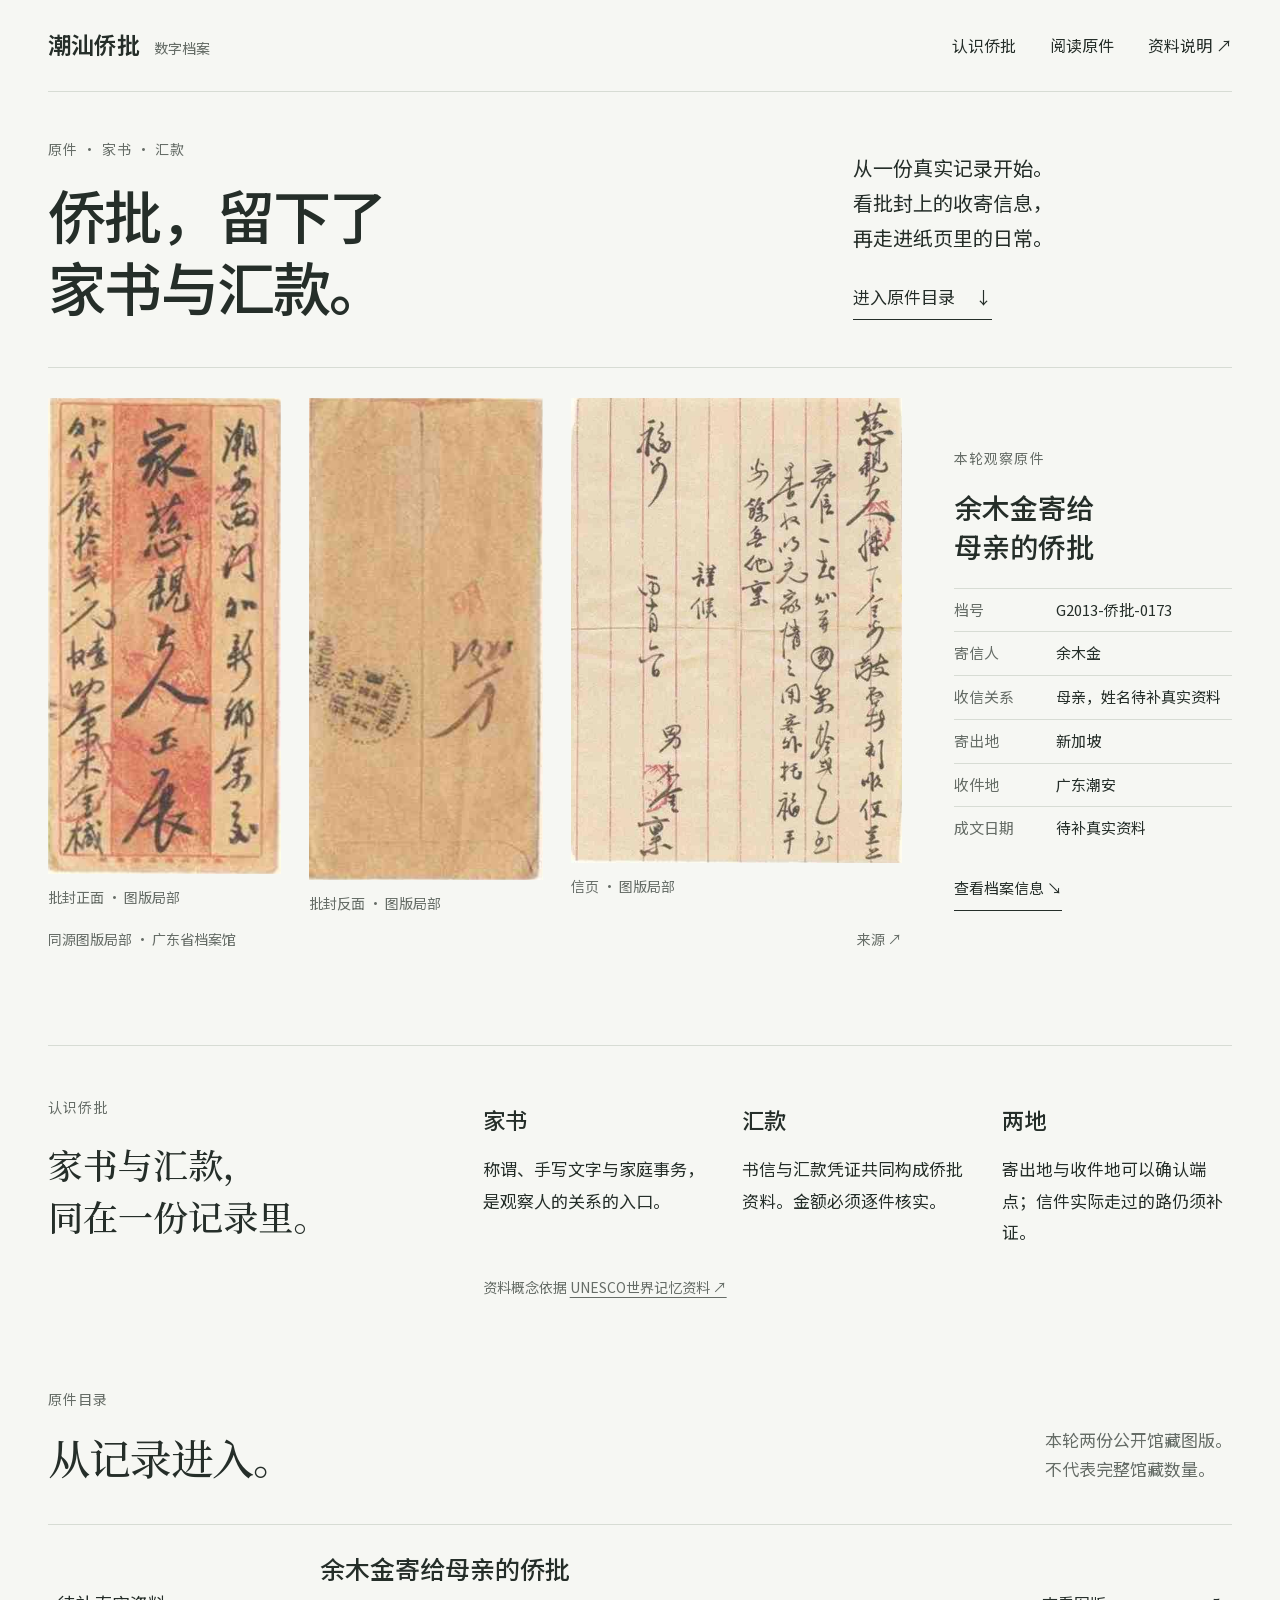
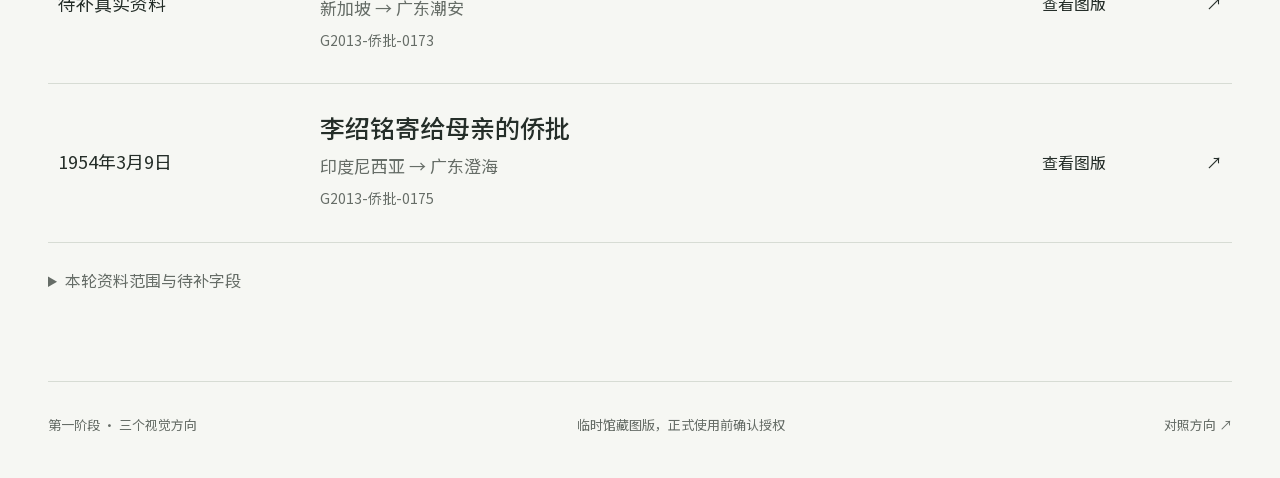
<file: projects/qiaopi/direction-a.html>
<!doctype html><html lang="zh-CN"><head><meta charset="utf-8"/><meta name="viewport" content="width=device-width,initial-scale=1"/><meta name="color-scheme" content="light"/><title>潮汕侨批 · Direction A — Contemporary Archive</title><link rel="stylesheet" href="base.css"/><link rel="stylesheet" href="direction-a.css"/><script defer src="qiaopi-records.js"></script><script defer src="qiaopi.js"></script></head><body class="direction-a"><a class="skip" href="#main">跳到主要内容</a><header class="site-header shell"><a class="brand" href="#hero">潮汕侨批<span>数字档案</span></a><nav aria-label="主导航"><a href="#understand">认识侨批</a><a href="#reading">阅读原件</a><a href="assets/temporary-reference/SOURCE_NOTES.md">资料说明 ↗</a></nav><details class="mobile-nav"><summary>目录</summary><nav aria-label="手机导航"><a href="#understand">认识侨批</a><a href="#reading">阅读原件</a><a href="assets/temporary-reference/SOURCE_NOTES.md">资料说明</a></nav></details></header><main id="main"><section class="archive-hero shell" id="hero" aria-labelledby="a-title"><div class="a-heading"><div><p class="eyebrow">原件 · 家书 · 汇款</p><h1 id="a-title">侨批，留下了<br/>家书与汇款。</h1></div><div class="a-intro"><p>从一份真实记录开始。<br/>看批封上的收寄信息，<br/>再走进纸页里的日常。</p><a class="text-link" href="#reading">进入原件目录 <span aria-hidden="true">↓</span></a></div></div><div class="a-document-stage"><figure class="document-set"><div class="a-papers"><div><a class="document-window " href="assets/temporary-reference/gd-qiaopi-0173.jpg" data-viewer data-caption="余木金寄给母亲的侨批 · G2013-侨批-0173 · 广东省档案馆完整图版" data-source="https://www.da.gd.gov.cn/portal_home/wap/archivesDetail/5266" aria-label="页内放大：批封正面，打开完整来源图版" style="--cw:259;--ch:529;--iw:1692;--cx:422;--cy:72" ><img src="assets/temporary-reference/gd-qiaopi-0173.jpg" width="1692" height="958" alt="余木金寄给母亲的侨批图版中的批封正面，同源局部" decoding="async"/><span class="image-affordance" aria-hidden="true">放大图版 ↗</span></a><span class="view-label">批封正面 · 图版局部</span></div><div><a class="document-window " href="assets/temporary-reference/gd-qiaopi-0173.jpg" data-viewer data-caption="余木金寄给母亲的侨批 · G2013-侨批-0173 · 广东省档案馆完整图版" data-source="https://www.da.gd.gov.cn/portal_home/wap/archivesDetail/5266" aria-label="页内放大：批封反面，打开完整来源图版" style="--cw:256;--ch:529;--iw:1692;--cx:705;--cy:75" ><img src="assets/temporary-reference/gd-qiaopi-0173.jpg" width="1692" height="958" alt="余木金寄给母亲的侨批图版中的批封反面，同源局部" decoding="async"/><span class="image-affordance" aria-hidden="true">放大图版 ↗</span></a><span class="view-label">批封反面 · 图版局部</span></div><div><a class="document-window " href="assets/temporary-reference/gd-qiaopi-0173.jpg" data-viewer data-caption="余木金寄给母亲的侨批 · G2013-侨批-0173 · 广东省档案馆完整图版" data-source="https://www.da.gd.gov.cn/portal_home/wap/archivesDetail/5266" aria-label="页内放大：手写信页，打开完整来源图版" style="--cw:568;--ch:798;--iw:1692;--cx:978;--cy:64" ><img src="assets/temporary-reference/gd-qiaopi-0173.jpg" width="1692" height="958" alt="余木金寄给母亲的侨批图版中的手写信页，同源局部" decoding="async"/><span class="image-affordance" aria-hidden="true">放大图版 ↗</span></a><span class="view-label">信页 · 图版局部</span></div></div><figcaption class="caption"><span>同源图版局部 · 广东省档案馆</span><a href="https://www.da.gd.gov.cn/portal_home/wap/archivesDetail/5266" target="_blank" rel="noopener">来源 ↗<span class="sr-only">（外部打开）</span></a></figcaption></figure><aside class="a-record"><p class="eyebrow">本轮观察原件</p><h2>余木金寄给<br/>母亲的侨批</h2><dl class="metadata"><div><dt>档号</dt><dd>G2013-侨批-0173</dd></div><div><dt>寄信人</dt><dd>余木金</dd></div><div><dt>收信关系</dt><dd>母亲，姓名待补真实资料</dd></div><div><dt>寄出地</dt><dd>新加坡</dd></div><div><dt>收件地</dt><dd>广东潮安</dd></div><div><dt>成文日期</dt><dd>待补真实资料</dd></div></dl><a class="text-link" href="#reading">查看档案信息 ↘</a></aside></div></section><section class="definition shell" id="understand" aria-labelledby="definition-title"><header><p class="eyebrow">认识侨批</p><h2 id="definition-title">家书与汇款，<br/>同在一份记录里。</h2></header><div class="definition-fields"><article><h3>家书</h3><p>称谓、手写文字与家庭事务，是观察人的关系的入口。</p></article><article><h3>汇款</h3><p>书信与汇款凭证共同构成侨批资料。金额必须逐件核实。</p></article><article><h3>两地</h3><p>寄出地与收件地可以确认端点；信件实际走过的路仍须补证。</p></article></div><p class="note">资料概念依据 <a href="https://www.unesco.org/en/memory-world/qiaopi-and-yinxin-correspondence-and-remittance-documents-overseas-chinese?hub=1081" target="_blank" rel="noopener">UNESCO世界记忆资料 ↗</a></p></section><section class="archive-section shell" id="reading" aria-labelledby="archive-title"><header class="section-head"><div><p class="eyebrow">原件目录</p><h2 id="archive-title">从记录进入。</h2></div><p>本轮两份公开馆藏图版。<br/>不代表完整馆藏数量。</p></header><ul class="archive-list"><li><span class="record-date">待补真实资料</span><div><h3>余木金寄给母亲的侨批</h3><p>新加坡 → 广东潮安</p><span class="record-id">G2013-侨批-0173</span></div><a class="record-open" href="assets/temporary-reference/gd-qiaopi-0173.jpg" data-viewer data-caption="余木金寄给母亲的侨批 · G2013-侨批-0173" data-source="https://www.da.gd.gov.cn/portal_home/wap/archivesDetail/5266">查看图版 <span aria-hidden="true">↗</span></a></li><li><span class="record-date">1954年3月9日</span><div><h3>李绍铭寄给母亲的侨批</h3><p>印度尼西亚 → 广东澄海</p><span class="record-id">G2013-侨批-0175</span></div><a class="record-open" href="assets/temporary-reference/gd-qiaopi-0175.jpg" data-viewer data-caption="李绍铭寄给母亲的侨批 · G2013-侨批-0175" data-source="https://www.da.gd.gov.cn/portal_home/wap/archivesDetail/5268">查看图版 <span aria-hidden="true">↗</span></a></li></ul><details class="research-gap"><summary>本轮资料范围与待补字段</summary><p>批款、转录、0173完整成文日、人物关系的进一步证据、独立正反面高清扫描及实际投递路径，均待补真实资料。档号与寄收地取自馆方题名。</p></details></section></main><footer class="test-footer shell"><span>第一阶段 · 三个视觉方向</span><span>临时馆藏图版，正式使用前确认授权</span><a href="index.html">对照方向 ↗</a></footer><dialog class="document-viewer" aria-labelledby="viewer-title"><div class="viewer-top"><h2 id="viewer-title">完整来源图版</h2><button type="button" class="viewer-close" aria-label="关闭图版预览">关闭 ×</button></div><div class="viewer-scroll"><img class="viewer-image" alt="完整来源图版"/></div><div class="viewer-bottom"><p class="viewer-caption"></p><div class="viewer-tools"><button class="viewer-minus" aria-label="缩小">−</button><output class="viewer-level">100%</output><button class="viewer-plus" aria-label="放大">＋</button><button class="viewer-reset">适应窗口</button><a class="viewer-source" target="_blank" rel="noopener">馆方来源 ↗</a></div></div></dialog></body></html>
</file>
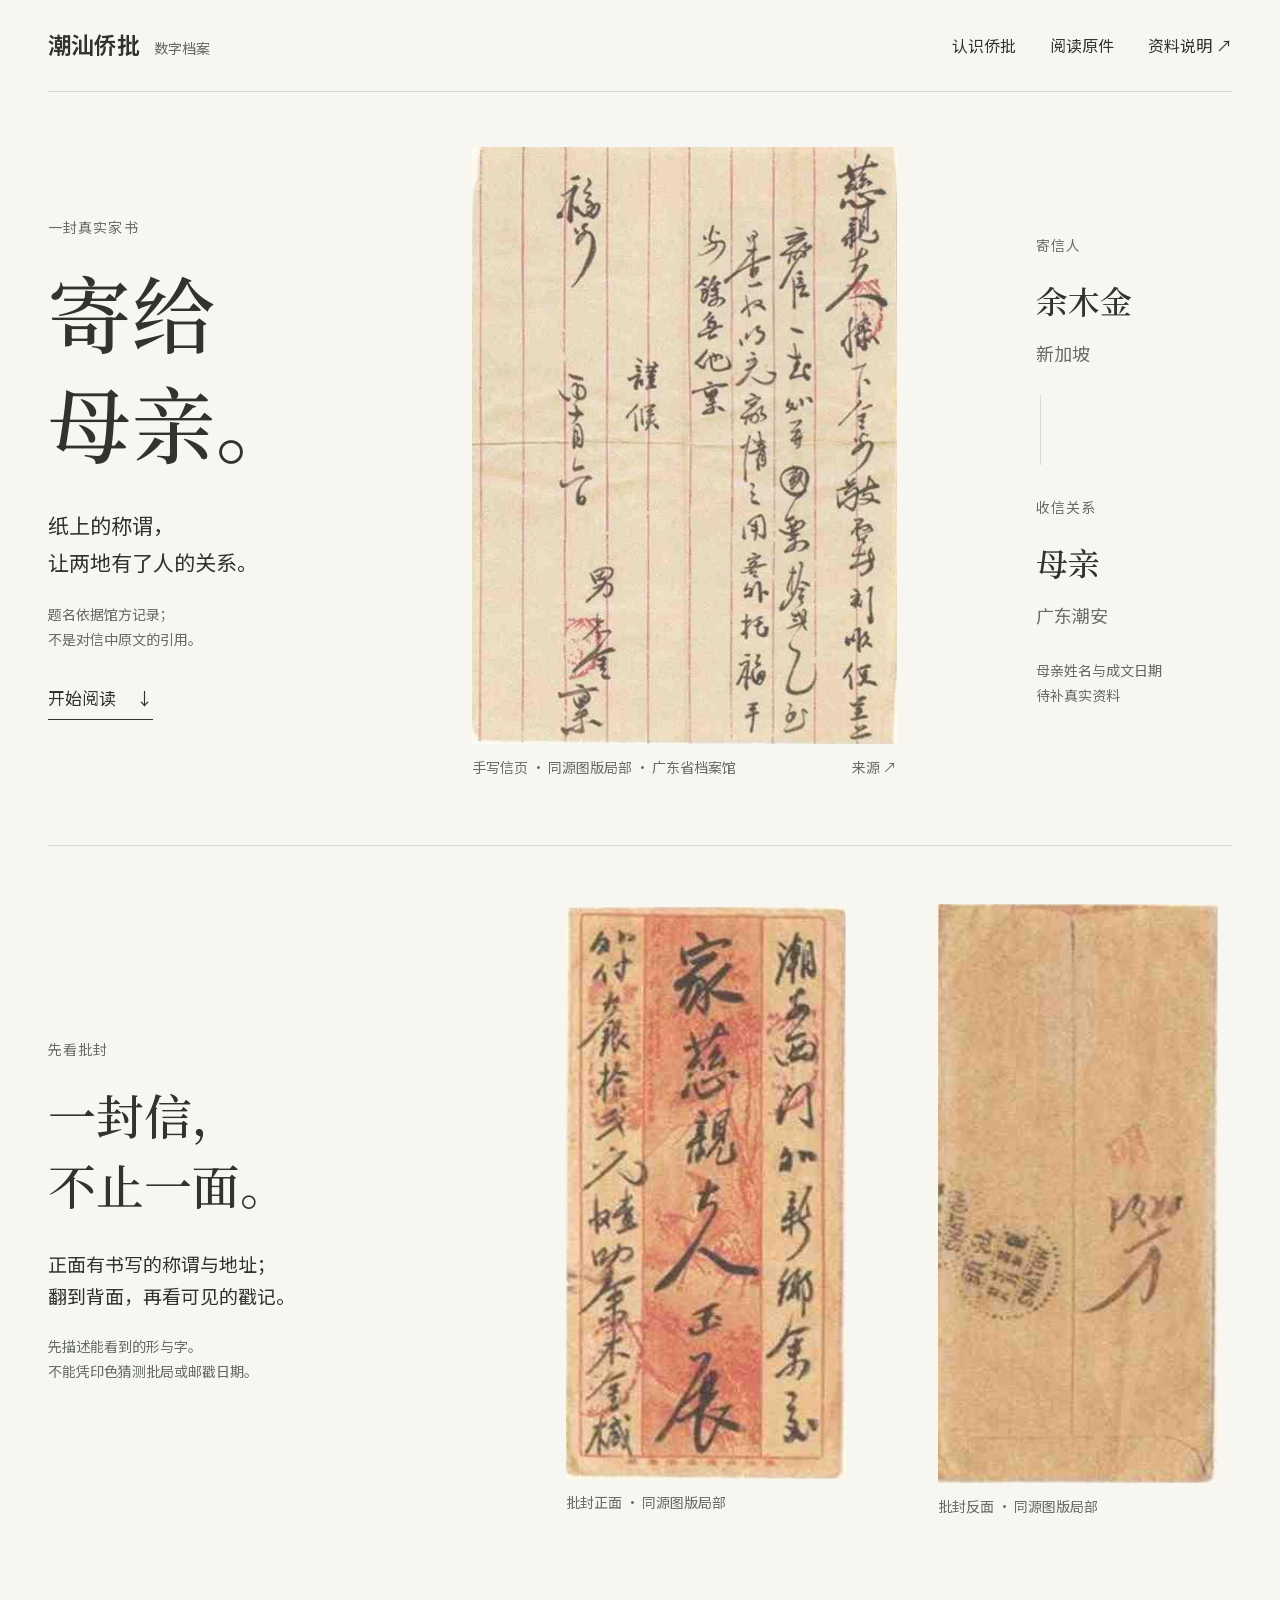
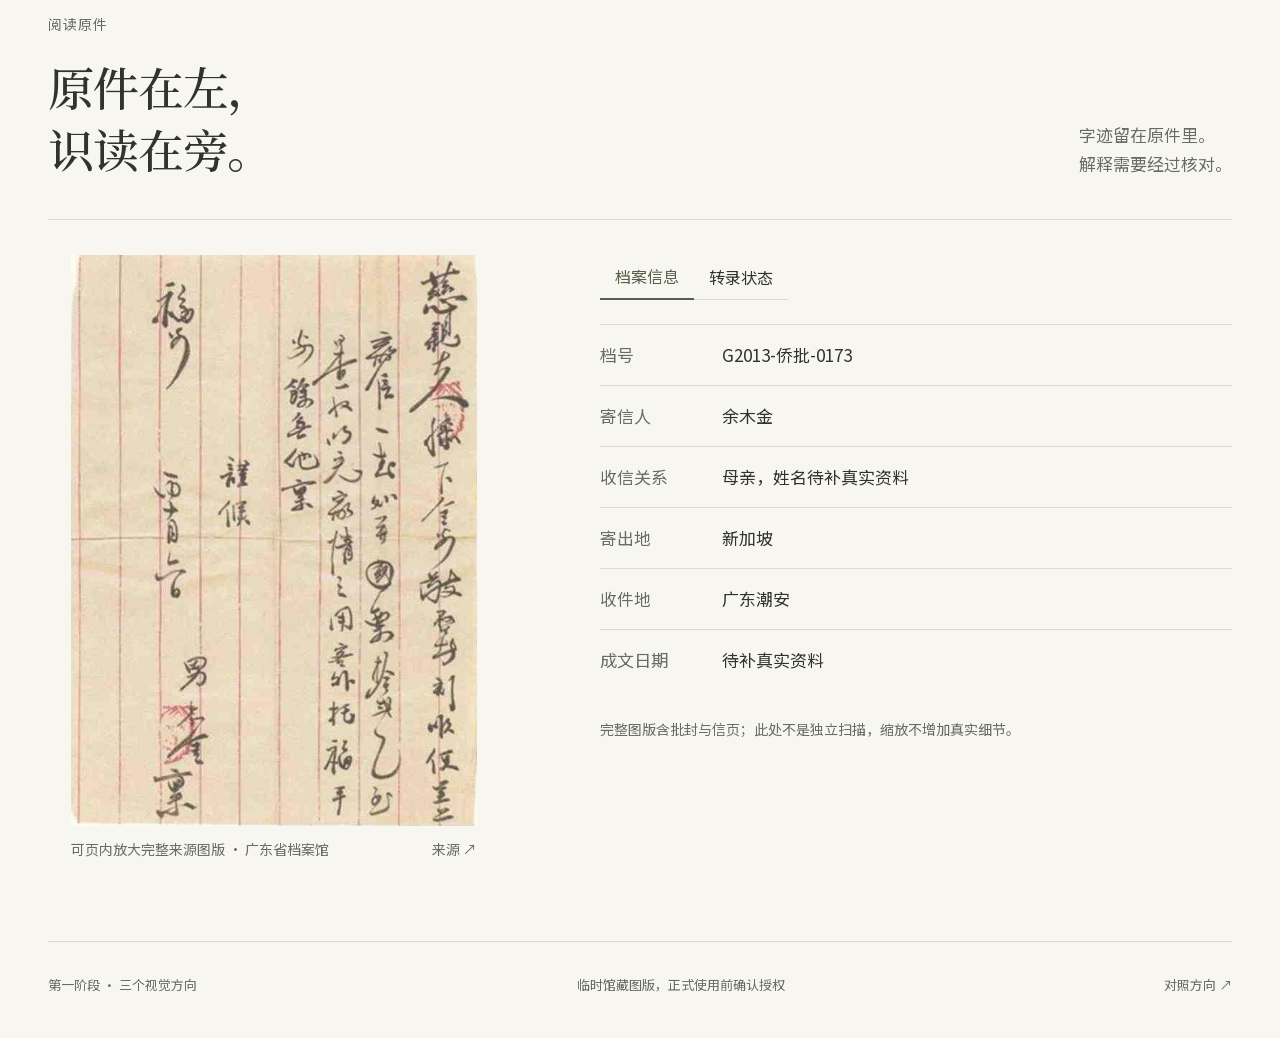
<file: projects/qiaopi/direction-b.html>
<!doctype html><html lang="zh-CN"><head><meta charset="utf-8"/><meta name="viewport" content="width=device-width,initial-scale=1"/><meta name="color-scheme" content="light"/><title>潮汕侨批 · Direction B — Human Correspondence</title><link rel="stylesheet" href="base.css"/><link rel="stylesheet" href="direction-b.css"/><script defer src="qiaopi-records.js"></script><script defer src="qiaopi.js"></script></head><body class="direction-b"><a class="skip" href="#main">跳到主要内容</a><header class="site-header shell"><a class="brand" href="#hero">潮汕侨批<span>数字档案</span></a><nav aria-label="主导航"><a href="#understand">认识侨批</a><a href="#reading">阅读原件</a><a href="assets/temporary-reference/SOURCE_NOTES.md">资料说明 ↗</a></nav><details class="mobile-nav"><summary>目录</summary><nav aria-label="手机导航"><a href="#understand">认识侨批</a><a href="#reading">阅读原件</a><a href="assets/temporary-reference/SOURCE_NOTES.md">资料说明</a></nav></details></header><main id="main"><section class="correspondence-hero shell" id="hero" aria-labelledby="b-title"><div class="b-story"><p class="eyebrow">一封真实家书</p><h1 id="b-title">寄给<br/>母亲。</h1><p class="b-deck">纸上的称谓，<br/>让两地有了人的关系。</p><p class="note">题名依据馆方记录；<br/>不是对信中原文的引用。</p><a class="text-link" href="#reading">开始阅读 <span aria-hidden="true">↓</span></a></div><figure class="b-letter"><a class="document-window " href="assets/temporary-reference/gd-qiaopi-0173.jpg" data-viewer data-caption="余木金寄给母亲的侨批 · G2013-侨批-0173 · 广东省档案馆完整图版" data-source="https://www.da.gd.gov.cn/portal_home/wap/archivesDetail/5266" aria-label="页内放大：手写信页，打开完整来源图版" style="--cw:568;--ch:798;--iw:1692;--cx:978;--cy:64" ><img src="assets/temporary-reference/gd-qiaopi-0173.jpg" width="1692" height="958" alt="余木金寄给母亲的侨批图版中的手写信页，同源局部" decoding="async"/><span class="image-affordance" aria-hidden="true">放大图版 ↗</span></a><figcaption class="caption"><span>手写信页 · 同源图版局部 · 广东省档案馆</span><a href="https://www.da.gd.gov.cn/portal_home/wap/archivesDetail/5266" target="_blank" rel="noopener">来源 ↗<span class="sr-only">（外部打开）</span></a></figcaption></figure><aside class="b-relation"><div><span class="field-label">寄信人</span><strong>余木金</strong><span>新加坡</span></div><span class="relation-rule" aria-hidden="true"></span><div><span class="field-label">收信关系</span><strong>母亲</strong><span>广东潮安</span></div><p class="note">母亲姓名与成文日期<br/>待补真实资料</p></aside></section><section class="envelope-study shell" id="understand" aria-labelledby="envelope-title"><div class="b-observe"><p class="eyebrow">先看批封</p><h2 id="envelope-title">一封信，<br/>不止一面。</h2><p>正面有书写的称谓与地址；<br/>翻到背面，再看可见的戳记。</p><p class="note">先描述能看到的形与字。<br/>不能凭印色猜测批局或邮戳日期。</p></div><figure><a class="document-window " href="assets/temporary-reference/gd-qiaopi-0173.jpg" data-viewer data-caption="余木金寄给母亲的侨批 · G2013-侨批-0173 · 广东省档案馆完整图版" data-source="https://www.da.gd.gov.cn/portal_home/wap/archivesDetail/5266" aria-label="页内放大：批封正面，打开完整来源图版" style="--cw:259;--ch:529;--iw:1692;--cx:422;--cy:72" ><img src="assets/temporary-reference/gd-qiaopi-0173.jpg" width="1692" height="958" alt="余木金寄给母亲的侨批图版中的批封正面，同源局部" decoding="async"/><span class="image-affordance" aria-hidden="true">放大图版 ↗</span></a><figcaption class="caption">批封正面 · 同源图版局部</figcaption></figure><figure><a class="document-window " href="assets/temporary-reference/gd-qiaopi-0173.jpg" data-viewer data-caption="余木金寄给母亲的侨批 · G2013-侨批-0173 · 广东省档案馆完整图版" data-source="https://www.da.gd.gov.cn/portal_home/wap/archivesDetail/5266" aria-label="页内放大：批封反面，打开完整来源图版" style="--cw:256;--ch:529;--iw:1692;--cx:705;--cy:75" ><img src="assets/temporary-reference/gd-qiaopi-0173.jpg" width="1692" height="958" alt="余木金寄给母亲的侨批图版中的批封反面，同源局部" decoding="async"/><span class="image-affordance" aria-hidden="true">放大图版 ↗</span></a><figcaption class="caption">批封反面 · 同源图版局部</figcaption></figure></section><section class="letter-reading shell" id="reading" aria-labelledby="read-title"><header class="section-head"><div><p class="eyebrow">阅读原件</p><h2 id="read-title">原件在左，<br/>识读在旁。</h2></div><p>字迹留在原件里。<br/>解释需要经过核对。</p></header><div class="reading-pair"><figure><a class="document-window " href="assets/temporary-reference/gd-qiaopi-0173.jpg" data-viewer data-caption="余木金寄给母亲的侨批 · G2013-侨批-0173 · 广东省档案馆完整图版" data-source="https://www.da.gd.gov.cn/portal_home/wap/archivesDetail/5266" aria-label="页内放大：手写信页，打开完整来源图版" style="--cw:568;--ch:798;--iw:1692;--cx:978;--cy:64" ><img src="assets/temporary-reference/gd-qiaopi-0173.jpg" width="1692" height="958" alt="余木金寄给母亲的侨批图版中的手写信页，同源局部" decoding="async"/><span class="image-affordance" aria-hidden="true">放大图版 ↗</span></a><figcaption class="caption"><span>可页内放大完整来源图版 · 广东省档案馆</span><a href="https://www.da.gd.gov.cn/portal_home/wap/archivesDetail/5266" target="_blank" rel="noopener">来源 ↗<span class="sr-only">（外部打开）</span></a></figcaption></figure><article class="transcription"><div class="reader-tabs" role="group" aria-label="资料阅读视图"><button class="active" type="button" data-reading="record" aria-pressed="true">档案信息</button><button type="button" data-reading="transcript" aria-pressed="false">转录状态</button></div><div data-reader-panel="record"><dl class="metadata"><div><dt>档号</dt><dd>G2013-侨批-0173</dd></div><div><dt>寄信人</dt><dd>余木金</dd></div><div><dt>收信关系</dt><dd>母亲，姓名待补真实资料</dd></div><div><dt>寄出地</dt><dd>新加坡</dd></div><div><dt>收件地</dt><dd>广东潮安</dd></div><div><dt>成文日期</dt><dd>待补真实资料</dd></div></dl><p class="note">完整图版含批封与信页；此处不是独立扫描，缩放不增加真实细节。</p></div><div data-reader-panel="transcript" hidden><p class="field-label">转录工作状态</p><h3>待补真实资料</h3><p>尚无经核对的逐字转录。当前只展示原件和已核实题名，不生成家书原文，也不补写缺字。</p><p class="note">正式转录应逐行对应原件，标注无法辨读、校勘和核对状态。</p></div></article></div></section></main><footer class="test-footer shell"><span>第一阶段 · 三个视觉方向</span><span>临时馆藏图版，正式使用前确认授权</span><a href="index.html">对照方向 ↗</a></footer><dialog class="document-viewer" aria-labelledby="viewer-title"><div class="viewer-top"><h2 id="viewer-title">完整来源图版</h2><button type="button" class="viewer-close" aria-label="关闭图版预览">关闭 ×</button></div><div class="viewer-scroll"><img class="viewer-image" alt="完整来源图版"/></div><div class="viewer-bottom"><p class="viewer-caption"></p><div class="viewer-tools"><button class="viewer-minus" aria-label="缩小">−</button><output class="viewer-level">100%</output><button class="viewer-plus" aria-label="放大">＋</button><button class="viewer-reset">适应窗口</button><a class="viewer-source" target="_blank" rel="noopener">馆方来源 ↗</a></div></div></dialog></body></html>
</file>
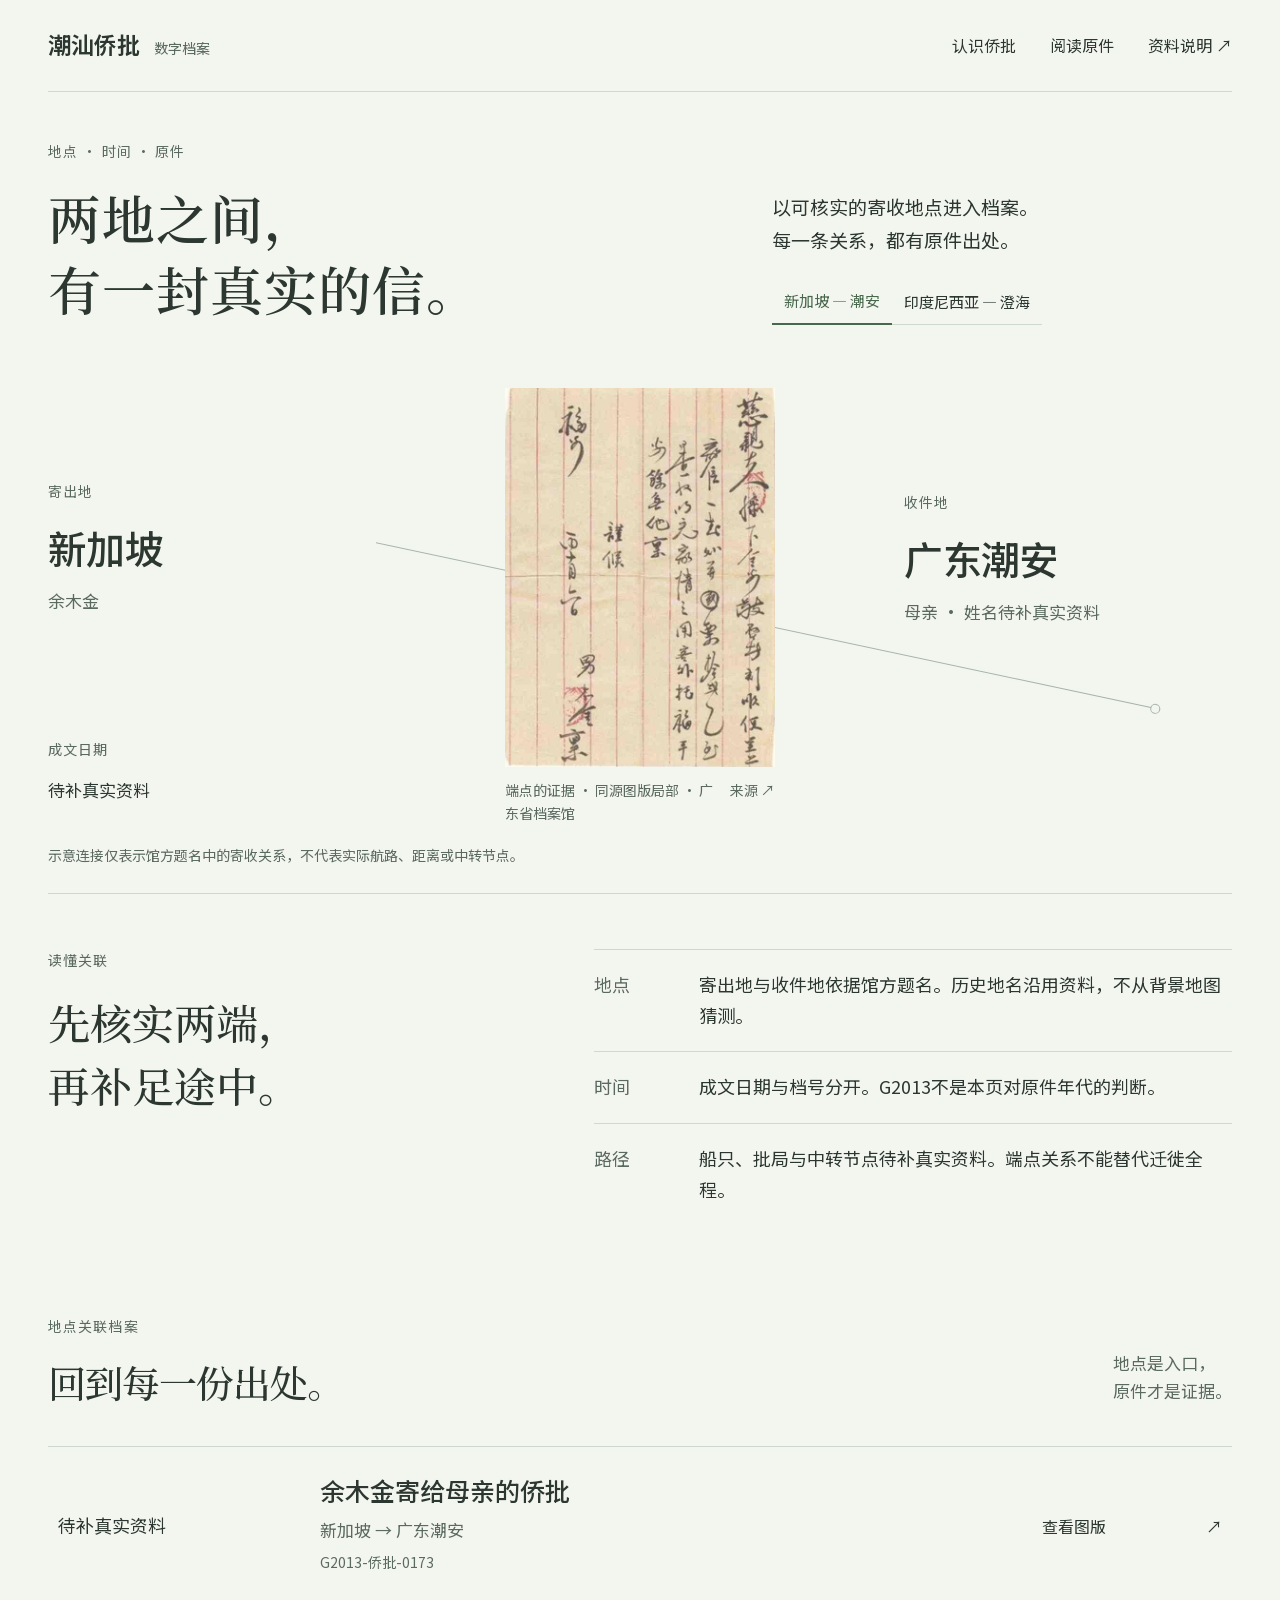
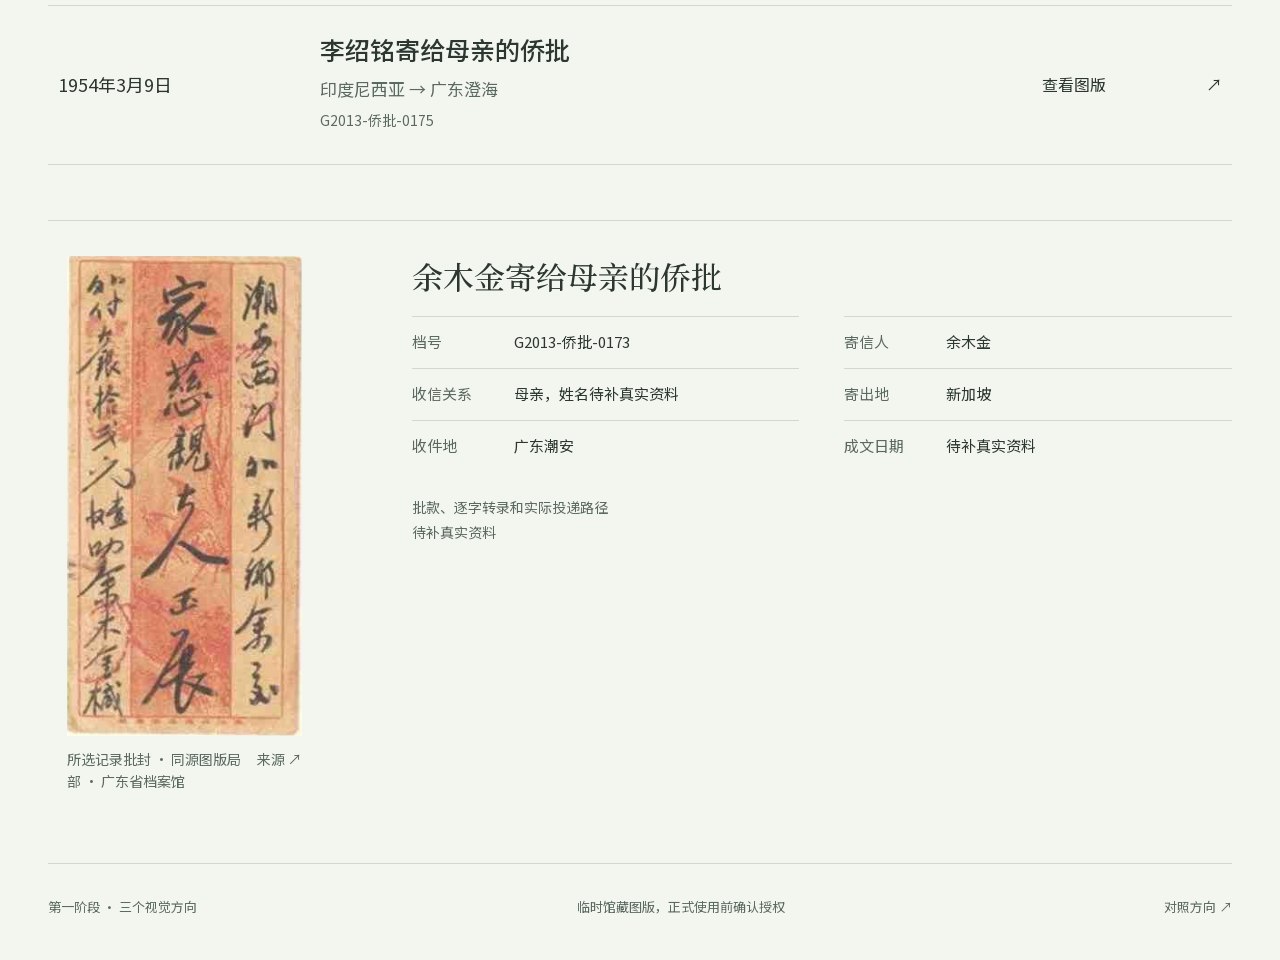
<file: projects/qiaopi/direction-c.html>
<!doctype html><html lang="zh-CN"><head><meta charset="utf-8"/><meta name="viewport" content="width=device-width,initial-scale=1"/><meta name="color-scheme" content="light"/><title>潮汕侨批 · Direction C — Spatial Migration</title><link rel="stylesheet" href="base.css"/><link rel="stylesheet" href="direction-c.css"/><script defer src="qiaopi-records.js"></script><script defer src="qiaopi.js"></script></head><body class="direction-c"><a class="skip" href="#main">跳到主要内容</a><header class="site-header shell"><a class="brand" href="#hero">潮汕侨批<span>数字档案</span></a><nav aria-label="主导航"><a href="#understand">认识侨批</a><a href="#reading">阅读原件</a><a href="assets/temporary-reference/SOURCE_NOTES.md">资料说明 ↗</a></nav><details class="mobile-nav"><summary>目录</summary><nav aria-label="手机导航"><a href="#understand">认识侨批</a><a href="#reading">阅读原件</a><a href="assets/temporary-reference/SOURCE_NOTES.md">资料说明</a></nav></details></header><main id="main"><section class="migration-hero shell" id="hero" aria-labelledby="c-title"><div class="c-heading"><div><p class="eyebrow">地点 · 时间 · 原件</p><h1 id="c-title">两地之间，<br/>有一封真实的信。</h1></div><div class="c-intro"><p>以可核实的寄收地点进入档案。<br/>每一条关系，都有原件出处。</p><div class="route-select" role="group" aria-label="选择地点关联记录"><button type="button" class="active" data-route="173" aria-pressed="true">新加坡 — 潮安</button><button type="button" data-route="175" aria-pressed="false">印度尼西亚 — 澄海</button></div></div></div><div class="route-space"><div class="route-connection" aria-hidden="true"></div><div class="route-origin"><span class="field-label">寄出地</span><h2 data-route-from>新加坡</h2><p data-route-sender>余木金</p></div><figure class="route-document" data-route-figure><a class="document-window " href="assets/temporary-reference/gd-qiaopi-0173.jpg" data-viewer data-caption="余木金寄给母亲的侨批 · G2013-侨批-0173 · 广东省档案馆完整图版" data-source="https://www.da.gd.gov.cn/portal_home/wap/archivesDetail/5266" aria-label="页内放大：手写信页，打开完整来源图版" style="--cw:568;--ch:798;--iw:1692;--cx:978;--cy:64" ><img src="assets/temporary-reference/gd-qiaopi-0173.jpg" width="1692" height="958" alt="余木金寄给母亲的侨批图版中的手写信页，同源局部" decoding="async"/><span class="image-affordance" aria-hidden="true">放大图版 ↗</span></a><figcaption class="caption"><span>端点的证据 · 同源图版局部 · 广东省档案馆</span><a href="https://www.da.gd.gov.cn/portal_home/wap/archivesDetail/5266" target="_blank" rel="noopener">来源 ↗<span class="sr-only">（外部打开）</span></a></figcaption></figure><div class="route-destination"><span class="field-label">收件地</span><h2 data-route-to>广东潮安</h2><p>母亲 · 姓名待补真实资料</p></div><div class="route-time"><span class="field-label">成文日期</span><p data-route-date>待补真实资料</p></div></div><p class="route-disclaimer">示意连接仅表示馆方题名中的寄收关系，不代表实际航路、距离或中转节点。</p></section><section class="route-evidence shell" id="understand" aria-labelledby="evidence-title"><div><p class="eyebrow">读懂关联</p><h2 id="evidence-title">先核实两端，<br/>再补足途中。</h2></div><dl><div><dt>地点</dt><dd>寄出地与收件地依据馆方题名。历史地名沿用资料，不从背景地图猜测。</dd></div><div><dt>时间</dt><dd>成文日期与档号分开。G2013不是本页对原件年代的判断。</dd></div><div><dt>路径</dt><dd>船只、批局与中转节点待补真实资料。端点关系不能替代迁徙全程。</dd></div></dl></section><section class="relation-archive shell" id="reading" aria-labelledby="relations-title"><header class="section-head"><div><p class="eyebrow">地点关联档案</p><h2 id="relations-title">回到每一份出处。</h2></div><p>地点是入口，<br/>原件才是证据。</p></header><ul class="archive-list"><li><span class="record-date">待补真实资料</span><div><h3>余木金寄给母亲的侨批</h3><p>新加坡 → 广东潮安</p><span class="record-id">G2013-侨批-0173</span></div><a class="record-open" href="assets/temporary-reference/gd-qiaopi-0173.jpg" data-viewer data-caption="余木金寄给母亲的侨批 · G2013-侨批-0173" data-source="https://www.da.gd.gov.cn/portal_home/wap/archivesDetail/5266">查看图版 <span aria-hidden="true">↗</span></a></li><li><span class="record-date">1954年3月9日</span><div><h3>李绍铭寄给母亲的侨批</h3><p>印度尼西亚 → 广东澄海</p><span class="record-id">G2013-侨批-0175</span></div><a class="record-open" href="assets/temporary-reference/gd-qiaopi-0175.jpg" data-viewer data-caption="李绍铭寄给母亲的侨批 · G2013-侨批-0175" data-source="https://www.da.gd.gov.cn/portal_home/wap/archivesDetail/5268">查看图版 <span aria-hidden="true">↗</span></a></li></ul><div class="selected-record"><figure data-selected-figure><a class="document-window " href="assets/temporary-reference/gd-qiaopi-0173.jpg" data-viewer data-caption="余木金寄给母亲的侨批 · G2013-侨批-0173 · 广东省档案馆完整图版" data-source="https://www.da.gd.gov.cn/portal_home/wap/archivesDetail/5266" aria-label="页内放大：批封正面，打开完整来源图版" style="--cw:259;--ch:529;--iw:1692;--cx:422;--cy:72" ><img src="assets/temporary-reference/gd-qiaopi-0173.jpg" width="1692" height="958" alt="余木金寄给母亲的侨批图版中的批封正面，同源局部" decoding="async"/><span class="image-affordance" aria-hidden="true">放大图版 ↗</span></a><figcaption class="caption"><span>所选记录批封 · 同源图版局部 · 广东省档案馆</span><a href="https://www.da.gd.gov.cn/portal_home/wap/archivesDetail/5266" target="_blank" rel="noopener">来源 ↗<span class="sr-only">（外部打开）</span></a></figcaption></figure><article><h3 data-selected-title>余木金寄给母亲的侨批</h3><div data-selected-meta><dl class="metadata"><div><dt>档号</dt><dd>G2013-侨批-0173</dd></div><div><dt>寄信人</dt><dd>余木金</dd></div><div><dt>收信关系</dt><dd>母亲，姓名待补真实资料</dd></div><div><dt>寄出地</dt><dd>新加坡</dd></div><div><dt>收件地</dt><dd>广东潮安</dd></div><div><dt>成文日期</dt><dd>待补真实资料</dd></div></dl></div><p class="note">批款、逐字转录和实际投递路径<br/>待补真实资料</p></article></div></section></main><footer class="test-footer shell"><span>第一阶段 · 三个视觉方向</span><span>临时馆藏图版，正式使用前确认授权</span><a href="index.html">对照方向 ↗</a></footer><dialog class="document-viewer" aria-labelledby="viewer-title"><div class="viewer-top"><h2 id="viewer-title">完整来源图版</h2><button type="button" class="viewer-close" aria-label="关闭图版预览">关闭 ×</button></div><div class="viewer-scroll"><img class="viewer-image" alt="完整来源图版"/></div><div class="viewer-bottom"><p class="viewer-caption"></p><div class="viewer-tools"><button class="viewer-minus" aria-label="缩小">−</button><output class="viewer-level">100%</output><button class="viewer-plus" aria-label="放大">＋</button><button class="viewer-reset">适应窗口</button><a class="viewer-source" target="_blank" rel="noopener">馆方来源 ↗</a></div></div></dialog></body></html>
</file>
<file: portfolio.css>
@font-face{font-family:Portfolio Sans;src:url('assets/neutral-sans.woff') format('woff');font-weight:100 900;font-display:swap}
:root{--paper:#eae6df;--ink:#332f29;--muted:#69635b;--line:#c9bfb0;--accent:#705635;color:var(--ink);background:var(--paper);font-family:'Portfolio Sans','Microsoft YaHei',system-ui,sans-serif;font-synthesis:none}
*{box-sizing:border-box}html{scroll-behavior:smooth;scroll-padding-top:24px}body{margin:0;font-size:17px;line-height:1.7}a{color:inherit;text-decoration:none}a:focus-visible{outline:2px solid var(--accent);outline-offset:5px}h1,h2,p,dl,dd{margin:0}h1,h2{font-weight:500;text-wrap:balance}img{display:block;width:100%;height:auto}.shell{width:calc(100% - 112px);max-width:1560px;margin-inline:auto}.header{min-height:84px;display:flex;align-items:center;justify-content:space-between;border-bottom:1px solid var(--line);gap:24px}.brand{display:flex;align-items:center;gap:18px;font-weight:650;font-size:21px;min-height:44px}.brand span{font-size:13px;color:var(--muted);font-weight:400}.header nav{display:flex;gap:30px}.header nav a{display:flex;align-items:center;min-height:44px;font-size:14px}.eyebrow{font-size:13px;color:var(--muted);letter-spacing:.055em}.opening{padding-top:48px}.opening-grid{display:grid;grid-template-columns:7fr 5fr;gap:54px;align-items:center;margin-top:22px}h1{font-size:clamp(46px,4.1vw,68px);line-height:1.3;letter-spacing:-.025em}.opening-copy{max-width:480px;margin-left:auto}.opening-copy p{font-size:18px}.opening-copy p+p{margin-top:12px;color:var(--muted)}.quiet-link{display:inline-flex;align-items:center;gap:24px;min-height:44px;border-bottom:1px solid var(--line);margin-top:16px;font-size:15px}.index-row{display:flex;gap:45px;border-bottom:1px solid var(--line);padding-block:24px 18px;margin-top:20px}.index-row a{display:flex;gap:14px;align-items:center;min-height:44px;font-size:14px}.index-row span{font-size:12px;color:var(--muted)}.work{display:grid;grid-template-columns:4fr 8fr;align-items:center;gap:42px;padding-block:42px;border-bottom:1px solid var(--line)}.work h2{font-size:clamp(29px,2.8vw,44px);line-height:1.4;margin-top:12px;letter-spacing:-.018em}.work-description{max-width:390px;color:var(--muted);margin-top:20px;font-size:17px}.work dl{margin-top:22px;font-size:13px}.work dl>div{display:flex;gap:14px;margin-top:8px}.work dt{flex:0 0 58px;color:var(--muted)}.work dd{max-width:305px}.primary-link{display:flex;align-items:center;justify-content:space-between;min-height:48px;border-bottom:1px solid var(--accent);font-weight:550;margin-top:22px;max-width:270px}.primary-link span{font-weight:400}.artifact-links{display:flex;flex-wrap:wrap;column-gap:23px;margin-top:10px;color:var(--muted);font-size:13px}.artifact-links a{display:inline-flex;align-items:center;min-height:44px}.preview{display:block;overflow:hidden;background:#dfd9cf}.preview img{aspect-ratio:1.6;object-fit:cover}.preview:focus-visible{outline-offset:5px}.preview-caption{font-size:12px;color:var(--muted);margin-top:10px}.work-reverse{grid-template-columns:8fr 4fr}.work-reverse .work-info{order:2}.work-reverse .preview-group{order:1}.about{display:grid;grid-template-columns:4fr 8fr;gap:42px;padding-block:48px}.about h2{font-size:34px;margin-top:12px}.about-copy{max-width:850px}.about-copy p+p{margin-top:16px;color:var(--muted);font-size:15px}.footer{border-top:1px solid var(--line);display:flex;align-items:center;justify-content:space-between;gap:24px;min-height:85px;font-size:13px;color:var(--muted)}.footer a{min-height:44px;display:flex;align-items:center}.skip{position:absolute;left:16px;top:-100px;background:var(--paper);padding:12px;z-index:2}.skip:focus{top:8px}
@media(max-width:1050px){.shell{width:calc(100% - 64px)}.brand span{display:none}.work{gap:30px;grid-template-columns:5fr 7fr}.work-reverse{grid-template-columns:7fr 5fr}.work-description{font-size:16px}.artifact-links{column-gap:15px}.opening-grid{gap:32px}}
@media(max-width:760px){.shell{width:calc(100% - 40px)}.header{min-height:70px;gap:8px}.brand{font-size:18px}.header nav{gap:14px}.header nav a{font-size:12px;min-width:28px}.opening{padding-top:30px}.opening-grid{grid-template-columns:1fr;gap:22px;margin-top:14px}h1{font-size:clamp(30px,7.9vw,48px);line-height:1.4}.opening-copy{margin-left:0;max-width:none}.opening-copy p{font-size:16px}.index-row{gap:14px;justify-content:space-between;padding-block:14px 16px;margin-top:10px}.index-row a{font-size:12px;gap:7px}.index-row span{font-size:11px}.work,.work-reverse{grid-template-columns:1fr;gap:22px;padding-block:28px}.work>.preview,.work>.preview-group{grid-row:1;order:0}.work>.work-info{grid-row:2;order:0}.work h2{font-size:32px;margin-top:8px}.work h2 br{display:none}.work-description{margin-top:14px;max-width:none;font-size:16px}.work dl{margin-top:14px}.primary-link{max-width:none;margin-top:16px}.artifact-links{margin-top:6px;gap:22px}.preview-caption{font-size:12px}.about{grid-template-columns:1fr;gap:18px;padding-block:32px}.about h2{font-size:28px}.about-copy p,.about-copy p+p{font-size:16px}.footer{align-items:flex-start;flex-wrap:wrap;gap:0 20px;padding-block:16px}.footer span{width:100%;margin-bottom:5px}.footer a{min-height:44px}.header nav a,.index-row a{min-width:44px;min-height:44px}}
@media(prefers-reduced-motion:reduce){html{scroll-behavior:auto}}
</file>
<file: projects/architecture/css/base.css>
@font-face{font-family:Architecture Sans;src:url('../assets/fonts/structured-sans.woff') format('woff');font-weight:100 900;font-display:swap}@font-face{font-family:Architecture Serif;src:url('../assets/fonts/quiet-serif.woff') format('woff');font-weight:100 900;font-display:swap}
:root{--sans:'Architecture Sans','Microsoft YaHei',sans-serif;--serif:'Architecture Serif','Songti SC',serif;--paper:#eef0eb;--ink:#28342d;--muted:#59685e;--line:#c5cec6;--accent:#3a5b4c}*{box-sizing:border-box}html{scroll-behavior:smooth;scroll-padding-top:24px}body{margin:0;background:var(--paper);color:var(--ink);font-family:var(--sans);font-size:18px;line-height:1.8}h1,h2,h3,p,figure,dl{margin:0}h1,h2,h3{font-weight:500;text-wrap:pretty}p{max-width:100%;text-wrap:pretty}a{color:inherit;text-decoration:none}button{font:inherit;color:inherit;cursor:pointer}a:focus-visible,button:focus-visible,summary:focus-visible{outline:2px solid var(--accent);outline-offset:5px}button:disabled{opacity:.4;cursor:default}.frame{width:calc(100% - 96px);max-width:1500px;margin-inline:auto}.site-header{display:flex;justify-content:space-between;align-items:center;gap:25px;min-height:88px;border-bottom:1px solid var(--line)}.brand{display:flex;align-items:center;gap:18px;font-size:23px;font-weight:600;white-space:nowrap}.brand span{font-size:13px;letter-spacing:.05em;font-weight:400;color:var(--muted)}nav{display:flex;gap:34px}nav a{font-size:16px;padding-block:10px}.edition{font-size:13px;letter-spacing:.05em;color:var(--muted)}.section{padding-block:66px}.eyebrow{font-size:14px;color:var(--muted);margin-bottom:17px;letter-spacing:.045em}.section-heading h2{font-size:44px;line-height:1.42;margin-bottom:22px}.intro{font-size:20px;line-height:1.8}.note{font-size:14px;color:var(--muted);line-height:1.8}.text-link{display:inline-block;min-height:44px;padding-block:9px;border-bottom:1px solid var(--line);font-size:17px;margin-top:18px}.photo-link{display:block;position:relative;overflow:hidden;background:#d5dad1}.photo-link img{display:block;width:100%;height:100%;object-fit:cover}.photo-action{position:absolute;right:13px;bottom:13px;background:#f9faf4e8;color:#26392f;font-size:13px;line-height:1.5;padding:7px 12px;opacity:0;transition:opacity .18s}.photo-link:hover .photo-action,.photo-link:focus-visible .photo-action{opacity:1}figcaption{font-size:13px;line-height:1.8;display:flex;flex-wrap:wrap;justify-content:space-between;gap:5px 20px;color:var(--muted);padding-top:11px}figcaption a{border-bottom:1px solid var(--line);margin-left:7px}.fields{margin-block:24px}.fields>div{display:grid;grid-template-columns:116px 1fr;gap:15px;border-top:1px solid var(--line);padding-block:11px;font-size:15px}.fields dt{color:var(--muted)}.fields dd{margin:0;overflow-wrap:anywhere}.fields>div:last-child{border-bottom:1px solid var(--line)}.observation-copy h3,.scene-copy h3,.detail-pair aside h3{font-size:28px;line-height:1.5;margin-bottom:22px}.space-choices{display:flex;gap:8px;margin-bottom:23px;flex-wrap:wrap}.space-choices button{border:1px solid var(--line);background:transparent;font-size:16px;min-height:44px;padding:8px 22px}.space-choices button[aria-pressed=true]{color:var(--paper);background:var(--ink);border-color:var(--ink)}.scene-pair{display:grid;grid-template-columns:7fr 5fr;gap:64px;align-items:center}.scene-photo .photo-link{aspect-ratio:1.5}.scene-copy{max-width:480px}.scene-copy .text-link{font-size:15px}.scene-copy .eyebrow{margin-bottom:12px}.scene-copy p{font-size:18px}.scene-copy p.note{font-size:14px}.footer-preview{display:flex;justify-content:space-between;align-items:start;gap:40px;border-top:1px solid var(--line);padding-block:42px}.footer-preview strong{font-size:25px;font-weight:500}.footer-preview p,.footer-preview span{font-size:13px;color:var(--muted)}.footer-preview>div:last-child{display:flex;flex-direction:column;align-items:flex-start;gap:6px}.footer-preview a{font-size:15px;min-height:35px}.skip-link{position:absolute;top:4px;left:4px;z-index:50;background:var(--paper);padding:10px;transform:translateY(-160%)}.skip-link:focus{transform:none}
.image-viewer{border:0;padding:24px;background:#f1f3ed;color:#27362e;width:calc(100vw - 48px);max-width:1500px;height:calc(100dvh - 48px);max-height:1100px;overflow:hidden}.image-viewer[open]{display:flex;flex-direction:column}.image-viewer::backdrop{background:#111b15dd}.viewer-header{display:flex;align-items:center;justify-content:space-between;gap:24px;flex-shrink:0;padding-bottom:16px}.viewer-header h2{font-size:23px}.viewer-credit{font-size:13px;color:#56685d}.viewer-close{background:transparent;border:1px solid #b7c1b9;padding:8px 18px;min-height:44px}.viewer-scroll{flex:1;min-height:0;overflow:auto;display:flex;align-items:flex-start;justify-content:flex-start;background:#e1e5dd;padding:16px}.viewer-image{display:block;object-fit:contain;max-width:none;flex-shrink:0;margin:auto}.viewer-bottom{padding-top:15px;flex-shrink:0}.viewer-observation{font-size:14px;margin-bottom:12px}.viewer-controls{display:flex;gap:10px;align-items:center;flex-wrap:wrap}.viewer-controls button,.viewer-controls a{min-height:44px;border:1px solid #bcc7bd;padding:5px 14px;background:transparent;font-size:15px}.zoom-level{font-size:14px;min-width:48px;text-align:center}.viewer-controls .viewer-license[hidden]{display:none}
@media(hover:none){.photo-action{opacity:1}}@media(max-width:1100px){.frame{width:calc(100% - 64px)}.brand span{display:none}nav{gap:22px}.scene-pair{gap:36px}.section-heading h2{font-size:36px}}
@media(max-width:760px){body{font-size:17px}.frame{width:calc(100% - 40px)}.site-header{min-height:102px;gap:9px 20px;flex-wrap:wrap;padding-block:14px}.brand{font-size:21px}.site-header nav{order:3;width:100%;justify-content:flex-start;gap:28px}nav a{font-size:14px;line-height:1.5;padding-block:5px}.edition{font-size:12px}.section{padding-block:40px}.section-heading h2{font-size:31px;margin-bottom:17px}.eyebrow{font-size:13px;margin-bottom:12px}.intro{font-size:18px}.note{font-size:13px}figcaption{display:block;font-size:13px}figcaption span{display:block;margin-bottom:3px}.photo-action{opacity:1;font-size:12px;bottom:10px;right:10px}.scene-pair{grid-template-columns:1fr;gap:25px}.scene-photo .photo-link{aspect-ratio:auto}.scene-photo .photo-link img{height:auto}.scene-copy{max-width:none}.scene-copy h3{font-size:25px}.fields>div{font-size:14px;grid-template-columns:95px 1fr;gap:12px}.text-link{font-size:16px}.footer-preview{flex-direction:column;gap:22px;padding-block:30px}.footer-preview strong{font-size:23px}.image-viewer{padding:14px;width:calc(100vw - 20px);height:calc(100dvh - 20px)}.viewer-header{gap:12px}.viewer-header h2{font-size:18px}.viewer-credit{font-size:12px}.viewer-close{padding-inline:12px;white-space:nowrap}.viewer-scroll{padding:8px}.viewer-observation{font-size:13px;max-height:70px;overflow:auto}.viewer-controls{gap:7px}.viewer-controls button,.viewer-controls a{font-size:13px;padding-inline:11px}.observation-copy h3{font-size:25px}}
@media(prefers-reduced-motion:reduce){html{scroll-behavior:auto}*,*::before,*::after{transition:none!important;animation:none!important}.photo-link img{transform:none!important}}
.date-token{white-space:nowrap}
</file>
<file: projects/architecture/css/architecture-b.css>
.direction-b{--paper:#eae6df;--ink:#3b3630;--muted:#6a6256;--line:#c6bdaf;--accent:#775b35}
.b-hero{padding-bottom:0}.b-stage{position:relative;isolation:isolate;height:680px;background:#211c17;color:#f4eee3;overflow:hidden}
.b-stage::after{content:"";position:absolute;inset:0;z-index:1;pointer-events:none;background:linear-gradient(90deg,#211c17 0%,#211c17 19%,#211c17ed 29%,#211c179c 41%,#211c171a 58%,transparent 69%)}
.b-title{position:relative;z-index:2;width:calc(100% - 96px);max-width:1500px;margin-inline:auto;padding-top:92px;pointer-events:none}
.b-title>*{max-width:610px}.b-title .eyebrow{color:#c7bcae;font-size:14px;letter-spacing:.08em;margin-bottom:35px}
.b-title h1{font-family:var(--serif);font-size:72px;line-height:1.3;font-weight:520;letter-spacing:-.025em;margin-bottom:30px;text-wrap:nowrap}
.b-title .intro{font-size:20px;color:#d3c8b9;line-height:1.8}.b-title .text-link{pointer-events:auto;color:#f4eee3;border-color:#a69b8b;margin-top:27px;font-size:17px}
.b-title a:focus-visible{outline-color:#e6d7be}.b-object{position:absolute;inset:0 0 0 20%;margin:0}.b-object .photo-link{height:100%;background:#211c17}.b-object img{object-position:60% 55%;transition:transform .4s ease}
.b-object .photo-link:hover img,.b-object .photo-link:focus-visible img,.detail-photo .photo-link:hover img{transform:scale(1.012)}
.b-object .photo-action{opacity:1;z-index:2;right:48px;bottom:72px;color:#f4eee3;background:#251e18dd;border:1px solid #b5a79066;padding:8px 14px}
.b-object figcaption{position:absolute;z-index:2;bottom:17px;right:48px;left:35%;padding:10px 0 0;color:#eee4d4;text-shadow:0 1px 4px #000;background:linear-gradient(0deg,#211c17ab,transparent)}
.b-object figcaption a{border-color:#b5a790}.b-context-small{display:grid;grid-template-columns:600px 1fr;gap:50px;align-items:center;padding-block:24px;margin-block:0;max-width:1500px}
.b-context-small figure{display:grid;grid-template-columns:156px 1fr;gap:24px;align-items:center}.b-context-small .photo-link{aspect-ratio:1.6}.b-context-small figcaption{display:block;padding-top:0;font-size:13px}.b-context-small figcaption span{display:block}.b-context-small .note{font-size:15px;text-align:right;margin:0}.material-index span{font-size:13px}
.b-materials{border-top:1px solid var(--line);padding-block:48px}.b-materials .section-heading h2,.b-context h2,.b-detail h2{font-family:var(--serif);font-weight:520}.material-index{display:grid;grid-template-columns:repeat(4,1fr);gap:38px}.material-index article{border-top:1px solid var(--line);padding-top:14px}.material-index span{font-size:13px;color:var(--muted)}.material-index h3{font-family:var(--serif);font-size:39px;margin-block:10px}.material-index p{font-size:16px}.b-materials>.text-link{font-size:15px}.b-context{border-top:1px solid var(--line);display:grid;grid-template-columns:4fr 8fr;gap:75px;align-items:center}.b-context>div>p:not(.note){font-size:19px}.b-context .note{margin-top:21px}.b-context figure .photo-link{aspect-ratio:1.78}.b-detail{border-top:1px solid var(--line)}.b-detail-head{display:grid;grid-template-columns:6fr 6fr;gap:65px;align-items:center;margin-bottom:20px}.b-detail-head>p{font-size:18px}.detail-pair{display:grid;grid-template-columns:8fr 4fr;gap:65px;align-items:center}.detail-photo .photo-link{aspect-ratio:1.5}.detail-photo img{transition:transform .35s}.detail-pair aside>p{font-size:17px}.detail-pair .fields>div{grid-template-columns:100px 1fr;font-size:14px}.detail-pair aside h3{font-family:var(--serif)}

@media(max-width:1100px){.b-title{width:calc(100% - 64px);padding-top:100px}.b-title h1{font-size:54px}.b-title>*{max-width:470px}.b-stage{height:640px}.b-object{left:15%}.b-stage::after{background:linear-gradient(90deg,#211c17 0%,#211c17ed 22%,#211c17ab 38%,transparent 65%)}.b-object .photo-action{right:32px}.b-object figcaption{right:32px;left:37%;font-size:12px;gap:2px 12px}.b-context-small{grid-template-columns:1fr auto;gap:24px}.b-context-small figure{grid-template-columns:134px 1fr;gap:18px}.b-context-small .note{max-width:230px;font-size:14px}.material-index{gap:24px}.b-context,.detail-pair{gap:35px}.b-detail-head{gap:35px}}
@media(min-width:761px) and (max-width:850px){.b-title h1{font-size:44px}.b-title>*{max-width:375px}.b-title .intro{font-size:18px}.b-object{left:11%}.b-object figcaption{left:36%;display:block}.b-object figcaption span{display:block}}
@media(max-width:760px){.b-stage{height:auto;display:flex;flex-direction:column;overflow:visible}.b-stage::after{display:none}.b-title{width:auto;max-width:none;margin:0;padding:29px 20px 28px;pointer-events:auto}.b-title>*{max-width:none}.b-title .eyebrow{font-size:13px;margin-bottom:20px}.b-title h1{font-size:clamp(29px,8.7vw,42px);line-height:1.42;letter-spacing:-.025em;margin-bottom:18px}.b-title .intro{font-size:17px;line-height:1.7}.b-title .intro br{display:none}.b-title .text-link{font-size:16px;margin-top:12px}.b-object{position:static;width:100%}.b-object .photo-link{height:auto;aspect-ratio:1.5}.b-object img{height:100%;object-position:center}.b-object .photo-action{right:12px;bottom:12px;font-size:12px}.b-object figcaption{position:static;display:block;padding:14px 20px 18px;background:transparent;font-size:13px;text-shadow:none}.b-object figcaption span{display:block}.b-context-small{display:block;padding-block:24px}.b-context-small figure{grid-template-columns:116px 1fr;gap:16px}.b-context-small figcaption{font-size:13px}.b-context-small .note{max-width:none;text-align:left;font-size:13px;margin-top:12px}.b-materials{padding-block:36px}.material-index{grid-template-columns:1fr 1fr;gap:26px 22px}.material-index p{font-size:15px}.material-index h3{font-size:32px}.material-index span{font-size:13px}.b-context{grid-template-columns:1fr;gap:22px}.b-context>div>p:not(.note){font-size:17px}.b-context figure .photo-link{aspect-ratio:auto}.b-context img{height:auto}.b-detail-head{display:block}.b-detail-head>p{font-size:17px}.b-detail-head br{display:none}.detail-pair{grid-template-columns:1fr;gap:28px}.detail-photo .photo-link{aspect-ratio:auto}.detail-photo img{height:auto}.b-detail .fields>div{font-size:14px}}
</file>
<file: projects/architecture/css/architecture-b-expanded.css>
@font-face{font-family:Expanded Sans;src:url('../assets/fonts/b-expanded/neutral-sans.woff') format('woff');font-weight:100 900;font-display:swap}
@font-face{font-family:Expanded Serif;src:url('../assets/fonts/b-expanded/quiet-serif.woff') format('woff');font-weight:100 900;font-display:swap}
.expanded{--sans:'Expanded Sans','Microsoft YaHei',sans-serif;--serif:'Expanded Serif','Songti SC',serif;--paper:#eae6df;--ink:#3b3630;--muted:#6a6256;--line:#c6bdaf;font-family:var(--sans)}[hidden]{display:none!important}time{white-space:nowrap}
.expanded .b-title h1{font-family:'Architecture Serif',serif}.expanded .b-title,.expanded .b-context-small{font-family:'Architecture Sans',sans-serif}.expanded .b-title h1{font-size:72px}.chapter{padding-block:64px;border-top:1px solid var(--line)}.chapter-head{display:flex;align-items:center;justify-content:space-between;gap:50px;margin-bottom:28px}.chapter-head h2{font-family:var(--serif);font-size:46px;font-weight:520;line-height:1.4;letter-spacing:-.02em}.chapter-intro{font-size:18px;line-height:1.85;color:var(--muted);max-width:470px}.chapter h3{font-family:var(--serif);font-weight:520}.chapter .photo-link{border-radius:7px}.chapter .photo-action{opacity:1;color:var(--ink);background:#eae6dfe8}.chapter .photo-link img{transition:transform .45s ease}.chapter .photo-link:hover img,.chapter .photo-link:focus-visible img{transform:scale(1.012)}.building-pair{display:grid;grid-template-columns:8fr 4fr;gap:60px;align-items:center}.building-photo img{height:auto}.building-copy h3{font-size:33px;line-height:1.45;margin-bottom:24px}.building-copy>p:not(.eyebrow){font-size:19px}.building-copy .fields{font-size:15px;margin-top:27px}.building-copy .text-link{font-size:16px}
.spatial-pair{display:grid;grid-template-columns:8.5fr 3.5fr;gap:55px;align-items:center}.spatial-media{position:relative;min-width:0}.spatial-photo .photo-link{aspect-ratio:1.6}.spatial-photo img{object-position:50% 52%}.spatial-photo.is-crop img{transform:scale(1.25)!important;object-position:50% 47%}.space-selectors{display:flex;flex-direction:column;margin-bottom:32px}.space-selectors button{text-align:left;background:transparent;border:0;border-bottom:1px solid var(--line);padding:12px 0;min-height:50px;font-size:21px;color:var(--muted);display:flex;align-items:center;gap:23px}.space-selectors button span{font-family:var(--sans);font-size:13px;font-weight:400;color:var(--muted)}.space-selectors button small{font-size:13px;margin-left:auto}.space-selectors button[aria-pressed=true]{color:var(--ink);border-color:var(--ink);font-weight:600}.space-copy h3{font-size:26px;margin-bottom:15px}.space-copy p{font-size:17px}.space-copy .note{font-size:13px;margin-top:16px}.space-pending{aspect-ratio:1.6;background:#ddd7cd;border-radius:7px;display:flex;flex-direction:column;justify-content:center;align-items:center;text-align:center;padding:40px}.space-pending h3{font-size:33px;line-height:1.5;margin-bottom:20px}.space-pending>p:last-child{font-size:17px;color:var(--muted)}
.materials-layout{display:grid;grid-template-columns:2.4fr 5.6fr 4fr;gap:44px}.wood-label h3{font-size:88px;line-height:1.15;margin-bottom:22px}.wood-label>p:not(.eyebrow){font-size:18px}.material-strip .photo-link{height:238px}.material-strip img{object-position:57% 64%;transform:scale(1.38)}.material-strip .photo-link:hover img,.material-strip .photo-link:focus-visible img{transform:scale(1.395)}.material-observation>.note{margin-top:17px}.material-strip figcaption{display:block}.research-index{padding-left:16px}.research-index>div{border-top:1px solid var(--line);padding-block:14px}.research-index h3{font-size:29px;margin-bottom:6px}.research-index p:not(.eyebrow){font-size:15px;color:var(--muted)}
.detail-chapter{padding-top:70px}.detail-chapter .chapter-head h2{font-size:54px}.detail-window{position:relative}.detail-full .photo-link{aspect-ratio:1.58;background:#ddd7cd}.detail-full img{object-fit:contain!important;transform:none!important}.detail-full .photo-action{bottom:80px}.observe-entry{position:absolute;right:26px;bottom:80px;z-index:2;display:flex;align-items:center;justify-content:space-between;gap:28px;padding:14px 22px;min-height:54px;background:#eee7daee;color:var(--ink);border:1px solid #c6bdaf;font-size:19px}.observe-entry>span{transition:transform .18s}.detail-full .photo-action{display:none}.detail-information{display:grid;grid-template-columns:4fr 8fr;gap:75px;align-items:center;padding-top:28px}.detail-information>p{font-size:20px}.detail-information .fields{display:grid;grid-template-columns:1fr 1fr;gap:0 30px;margin:0}.detail-information .fields>div{font-size:14px;grid-template-columns:104px 1fr}.detail-information .fields>div:last-child{border-bottom:0}
.living-layout{display:grid;grid-template-columns:9fr 3fr;gap:45px;align-items:center}.living-photo img{height:auto;transform:none!important}.living-copy h3{font-size:28px;line-height:1.55;margin-bottom:22px}.living-copy>p{font-size:17px}.living-copy>.note{font-size:14px;margin-top:20px}.quiet-chapter{padding-block:70px}.quiet-chapter .chapter-head h2,.archive-chapter .chapter-head h2{font-size:39px}.time-layout{display:grid;grid-template-columns:3fr 9fr;gap:50px;align-items:start}.time-reference .photo-link{aspect-ratio:1.55}.time-reference figcaption{display:block}.time-fields{display:grid;grid-template-columns:1fr 1fr;gap:30px 48px}.time-fields article{border-top:1px solid var(--line);padding-top:15px}.time-fields .eyebrow{margin-bottom:8px}.time-fields h3{font-size:27px;margin-bottom:12px}.time-fields p:not(.eyebrow){font-size:16px}.time-fields a{border-bottom:1px solid var(--line)}
.archive-chapter{padding-block:68px}.archive-labels,.archive-row{display:grid;grid-template-columns:3.5fr 2fr 2.8fr 2fr 1.7fr;gap:24px;align-items:center}.archive-labels{color:var(--muted);font-size:13px;padding-block:13px;border-top:1px solid var(--line)}.archive-record{border-top:1px solid var(--line);padding:10px 12px;transition:background .2s}.archive-record:hover,.archive-record:focus-within{background:#dfd8cc}.archive-row{padding-block:12px;font-size:15px;min-height:66px}.archive-row h3{font-family:var(--sans);font-size:22px;font-weight:500}.archive-row>a{font-size:15px;text-align:right;padding-block:10px}.record-state{color:var(--muted);font-size:14px}.archive-record details summary{font-size:13px;color:var(--muted);cursor:pointer;padding-block:5px;width:fit-content;min-height:30px}.record-extra{padding:13px 0 10px;font-size:15px;line-height:1.9;max-width:950px}.record-extra a{border-bottom:1px solid var(--line)}.more-records{border-block:1px solid var(--line);margin-top:20px}.more-records>summary{cursor:pointer;list-style:none;padding:18px 0;display:flex;justify-content:space-between;font-size:17px}.more-records>summary::-webkit-details-marker{display:none}.more-records[open]>summary>span{transform:rotate(45deg)}.more-inner{padding-bottom:22px;font-size:15px}.more-links{display:flex;gap:25px;flex-wrap:wrap;margin-block:14px 22px}.more-inner>a{display:inline-block;border-bottom:1px solid var(--line);margin-top:12px}.expanded-footer{display:flex;justify-content:space-between;align-items:end;gap:50px;border-top:1px solid var(--line);padding-block:54px 64px}.expanded-footer h2{font-family:var(--serif);font-size:37px;line-height:1.45}.footer-notes{max-width:500px}.footer-notes>a{display:inline-block;font-size:15px;margin-right:25px;margin-bottom:16px}.footer-notes p{font-size:13px;color:var(--muted)}
.expanded-viewer{background:#eae6df;color:#3b3630}.expanded-viewer .viewer-scroll{position:relative;background:#dcd5c9;touch-action:pan-x pan-y}.expanded-viewer .viewer-scroll.can-drag{cursor:grab}.expanded-viewer .viewer-scroll.dragging{cursor:grabbing;user-select:none}.expanded-viewer .viewer-image{user-select:none;-webkit-user-drag:none}.viewer-modes{display:flex;gap:10px;align-items:center;flex-wrap:wrap;margin-bottom:12px}.viewer-modes button{border:1px solid var(--line);background:transparent;padding:6px 16px;min-height:40px;font-size:15px}.viewer-modes button[aria-pressed=true]{background:var(--ink);color:var(--paper)}.viewer-mode-note{font-size:13px;color:var(--muted);margin-left:10px}.expanded-viewer .viewer-header h2{font-family:var(--sans)}
@media(max-width:1100px){.expanded .b-title h1{font-size:54px}.chapter{padding-block:65px}.chapter-head h2{font-size:39px}.chapter-intro{font-size:17px;max-width:350px}.building-pair,.spatial-pair{gap:34px}.building-copy h3{font-size:28px}.building-copy>p:not(.eyebrow){font-size:17px}.materials-layout{grid-template-columns:2fr 6fr 4fr;gap:25px}.detail-chapter .chapter-head h2{font-size:45px}.detail-information{gap:35px}.living-layout{grid-template-columns:8fr 4fr;gap:32px}.living-copy h3{font-size:25px}.time-layout{gap:32px}.time-fields{gap:25px 30px}.archive-row,.archive-labels{gap:15px}.archive-row h3{font-size:19px}.record-state{font-size:13px}}
@media(min-width:761px) and (max-width:850px){.expanded .b-title h1{font-size:44px}.chapter-head h2{font-size:35px}.chapter-intro{max-width:285px;font-size:16px}.spatial-pair{grid-template-columns:7.5fr 4.5fr;gap:25px}.materials-layout{grid-template-columns:1fr 2fr}.wood-label{grid-column:1}.material-observation{grid-column:2}.research-index{grid-column:1/-1;display:grid;grid-template-columns:repeat(3,1fr);gap:20px;padding:0}.research-index>.eyebrow{grid-column:1/-1;margin:0}.detail-information{grid-template-columns:1fr}.living-layout{grid-template-columns:1fr}.living-copy{display:grid;grid-template-columns:1fr 1fr;gap:0 30px}.living-copy .note{grid-column:2}.time-layout{grid-template-columns:1fr}.time-reference{max-width:300px}}
@media(max-width:760px){.expanded .b-title h1{font-size:clamp(29px,8.7vw,42px)}.expanded .b-title{display:contents}.expanded .b-stage{display:flex}.expanded .b-title>.eyebrow{order:0;margin:26px 20px 18px}.expanded .b-title h1{order:1;margin:0 20px 25px;pointer-events:auto}.expanded .b-object{order:2}.expanded .b-title .intro{order:3;margin:17px 20px 0;font-size:17px}.expanded .b-title .text-link{order:4;margin:10px 20px 22px;align-self:start}.expanded .b-context-small{padding-block:24px}.chapter{padding-block:45px}.chapter-head{display:block;margin-bottom:26px}.chapter-head h2{font-size:32px}.chapter-intro{font-size:17px;max-width:none;margin-top:20px}.chapter-intro br{display:none}.building-pair,.spatial-pair,.materials-layout,.detail-information,.living-layout,.time-layout{grid-template-columns:1fr;gap:28px}.building-copy h3{font-size:28px}.building-copy .fields{margin-block:20px}.spatial-photo .photo-link{aspect-ratio:1.45}.space-pending{aspect-ratio:auto;min-height:280px;padding:30px 20px}.space-pending h3{font-size:28px}.space-selectors{margin-bottom:25px}.space-selectors button{font-size:20px;min-height:50px}.space-copy h3{font-size:25px}.wood-label h3{font-size:62px}.wood-label>p:not(.eyebrow){font-size:17px}.material-strip .photo-link{height:220px}.material-strip figcaption{font-size:13px}.research-index{padding:0}.research-index h3{font-size:27px}.detail-chapter .chapter-head h2{font-size:35px}.detail-full .photo-link{aspect-ratio:1.5}.observe-entry{position:static;margin-top:20px;max-width:100%;font-size:17px;background:transparent}.detail-information{padding-top:25px}.detail-information>p{font-size:18px}.detail-information .fields{grid-template-columns:1fr;gap:0}.detail-information .fields>div{grid-template-columns:104px 1fr}.living-copy h3{font-size:27px}.living-photo .photo-link{aspect-ratio:auto}.living-copy .note{font-size:13px}.time-fields{grid-template-columns:1fr;gap:24px}.time-reference{max-width:100%}.time-reference .photo-link{aspect-ratio:1.78}.time-fields h3{font-size:25px}.quiet-chapter .chapter-head h2,.archive-chapter .chapter-head h2{font-size:31px}.archive-labels{display:none}.archive-record{padding:13px 0}.archive-row{grid-template-columns:1fr auto;gap:8px 20px;padding:6px 0}.archive-row h3{font-size:22px;grid-column:1/-1}.record-type{font-size:14px}.record-date{grid-column:1;font-size:14px}.record-state{grid-column:2;grid-row:2;text-align:right}.archive-row>a{grid-column:2;grid-row:3;font-size:14px;min-height:40px}.archive-record details summary{font-size:13px;min-height:36px}.record-extra{font-size:14px}.more-links{flex-direction:column;gap:12px}.expanded-footer{display:block;padding-block:36px}.expanded-footer h2{font-size:31px}.footer-notes{margin-top:26px}.viewer-mode-note{margin-left:0;width:100%}.viewer-modes{gap:8px}.viewer-modes button{font-size:14px;padding-inline:13px}.expanded-viewer .viewer-observation{max-height:60px}.expanded-viewer .viewer-header{padding-bottom:11px}.expanded-viewer .viewer-bottom{padding-top:11px}}
@media(prefers-reduced-motion:reduce){.expanded .photo-link img,.observe-entry span{transition:none!important}.spatial-photo.is-crop img{transform:scale(1.25)!important}.material-strip img{transform:scale(1.38)!important}}
</file>
<file: projects/architecture/css/architecture-b-polished.css>
@font-face{font-family:Polished Sans;src:url('../assets/fonts/b-polished/neutral-sans.woff') format('woff');font-weight:100 900;font-display:swap}
@font-face{font-family:Polished Serif;src:url('../assets/fonts/b-polished/quiet-serif.woff') format('woff');font-weight:100 900;font-display:swap}
.polished{--sans:'Polished Sans','Microsoft YaHei',sans-serif;--serif:'Polished Serif','Songti SC',serif;--paper:#eae6df;--ink:#3b3630;--muted:#6a6256;--line:#c6bdaf}
.polished .b-title h1{font-family:var(--serif);font-size:72px;line-height:1.4;letter-spacing:-.035em;font-weight:530}
.hero-line-1{font-weight:400}.hero-line-2{font-weight:550}
.polished .b-title{padding-top:106px}.polished .b-title>*{max-width:580px}
.polished .b-object{left:calc(20% - 28px)}
.polished .b-object .photo-link::after{content:'';position:absolute;inset:0;pointer-events:none;background:radial-gradient(ellipse at 64% 65%,rgba(248,225,178,.07) 0,transparent 32%,rgba(20,15,10,.08) 78%)}
.polished .b-object img{filter:brightness(1.025) contrast(1.025)}
.polished .chapter{padding-block:76px}.polished .chapter-head{margin-bottom:35px;gap:50px;align-items:end}
.polished .chapter-head h2{font-size:49px;line-height:1.44;letter-spacing:-.025em}
.polished #building .chapter-head h2,.polished #space .chapter-head h2{font-family:var(--sans);font-weight:450;line-height:1.45}
.polished #building .chapter-head h2{font-size:48px}.polished #space .chapter-head h2{font-size:47px}
.polished #materials .chapter-head h2{font-size:46px;font-weight:480}.polished #detail .chapter-head h2{font-size:59px}
.polished #living .chapter-head h2{font-size:46px;font-weight:450}.polished #time .chapter-head h2{font-family:var(--sans);font-size:36px;font-weight:450}
.polished #archive .chapter-head h2{font-family:var(--sans);font-size:35px;font-weight:450}
.polished .eyebrow{font-size:13px;letter-spacing:.04em;margin-bottom:18px}
.polished .chapter-intro{font-size:18px;line-height:1.9;max-width:440px}
.polished .chapter .photo-link{border-radius:10px;border:1px solid #3b363012}
.polished .chapter .photo-link:hover img,.polished .chapter .photo-link:focus-visible img,.polished .b-object .photo-link:hover img,.polished .b-object .photo-link:focus-visible img{transform:none}
.polished [data-proximity]>img{transform:translate(var(--px,0),var(--py,0)) scale(var(--ps,1))!important;transition:transform .35s cubic-bezier(.2,.6,.3,1)}
.polished .magnetic-label{display:inline-block;transition:transform .2s ease}
.polished figcaption{font-size:13px;padding-top:12px;line-height:1.85}
.polished .photo-action{border-radius:3px}.polished .text-link{font-size:17px}
.polished .building-pair{grid-template-columns:8fr 4fr;gap:56px}.polished .building-copy h3{font-family:var(--sans);font-size:30px;font-weight:480;line-height:1.5}
.polished .building-copy>p:not(.eyebrow){font-size:18px;line-height:1.9}.polished .building-copy .fields{font-size:14px}

/* One brief spatial passage. Normal document scroll is never intercepted. */
.polished .spatial-pair{grid-template-columns:8.7fr 3.3fr;gap:52px;align-items:start;min-height:625px}
.polished .spatial-media{overflow:hidden}.polished .spatial-photo .photo-link{aspect-ratio:1.6}
.polished .spatial-photo.is-crop .photo-link>img{transform:translate(var(--px,0),var(--py,0)) scale(1.25)!important;object-position:50% 47%}
.polished .space-ghost{position:absolute;top:0;left:0;width:100%;z-index:3;pointer-events:none;border-radius:10px;overflow:hidden}
.polished .ghost-crop>img{transform:scale(1.25)!important;object-position:50% 47%}
.polished .space-selectors{margin-bottom:28px;border-left:1px solid var(--line);padding-left:20px}
.polished .space-selectors button{border-bottom:0;min-height:52px;padding:10px 0;gap:19px;position:relative;font-size:20px;font-weight:400;line-height:1.5;color:#71685c}
.polished .space-selectors button>span:first-child{font-size:12px;font-variant-numeric:tabular-nums;color:inherit;flex:0 0 20px}
.polished .space-selectors .magnetic-label{font-size:20px;font-weight:inherit;color:inherit}
.polished .space-selectors button[data-relation=previous]{color:#655b4f}
.polished .space-selectors button[aria-pressed=true]{font-weight:600;color:var(--ink)}
.polished .space-selectors button[aria-pressed=true]::before{content:'';position:absolute;left:-21px;top:12px;bottom:12px;width:2px;background:var(--ink)}
.polished .space-selectors button small{font-size:12px;font-weight:400}
.polished .space-copy h3{font-family:var(--sans);font-size:27px;font-weight:470;margin-bottom:14px}
.polished .space-copy>p{font-size:17px;line-height:1.9}.polished .space-copy .note{font-size:13px}
.polished .space-pending{background:transparent;border:1px solid var(--line);border-radius:0;aspect-ratio:1.6;padding:45px 36px;align-items:start;text-align:left;position:relative}
.polished .space-pending::before{content:'';position:absolute;inset:24px;border-top:1px solid var(--line);border-bottom:1px solid var(--line);pointer-events:none}
.polished .space-pending h3{font-size:33px;font-weight:450;line-height:1.6}.polished .space-pending>p:last-child{font-size:16px}
@media(min-width:1000px) and (prefers-reduced-motion:no-preference){.polish-ready .spatial-track{height:calc(var(--passage-height,625px) + 600px)}.polish-ready .spatial-pair{position:sticky;top:30px}}

.polished .materials-layout{grid-template-columns:1.6fr 7.9fr 2.5fr;gap:34px;align-items:start}
.polished .wood-label h3{font-size:106px;font-weight:400;line-height:1.1;margin-bottom:28px}
.polished .wood-label>p:not(.eyebrow){font-size:17px;line-height:1.9}.polished .wood-label .eyebrow{font-size:12px;letter-spacing:0}
.crop-studies{display:grid;grid-template-columns:1fr 1fr;gap:26px 25px;min-width:0}.crop-primary{grid-column:1/-1}
.polished .crop-window{height:190px;border-radius:8px}.polished .crop-primary .crop-window{height:405px}
.crop-inner{position:absolute;inset:0;display:block;overflow:hidden;transform:translate(var(--px,0),var(--py,0)) scale(var(--ps,1));transition:transform .35s ease}
.polished .crop-inner img{position:absolute;left:50%;top:50%;width:var(--crop-width);height:auto!important;max-width:none;object-fit:initial;transform:translate(calc(-1 * var(--crop-x)),calc(-1 * var(--crop-y)))!important;filter:none}
.polished .crop-study figcaption{display:block;padding-top:10px;font-size:13px}.crop-study figcaption strong{display:block;font-family:var(--sans);font-size:18px;font-weight:480;margin-bottom:3px;color:var(--ink)}
.crop-study figcaption span{color:var(--muted)}.crop-source{margin-top:22px;font-size:13px}.crop-source a{border-bottom:1px solid var(--line)}
.polished .research-index{padding-left:0}.polished .research-index h3{font-family:var(--sans);font-size:24px;font-weight:450}.polished .research-index p:not(.eyebrow){font-size:14px;line-height:1.9}
.polished .detail-full .photo-link{aspect-ratio:auto;background:transparent;display:block}
.polished .detail-full img{width:100%;height:auto;object-fit:contain!important;transform:none!important;filter:none}
.polished .observe-entry{position:static;margin-top:19px;max-width:380px;padding:12px 0;border:0;border-bottom:1px solid var(--ink);background:transparent;font-size:20px;min-height:48px;gap:0;justify-content:stretch}
.polished .observe-entry .magnetic-label{display:flex;width:100%;justify-content:space-between;gap:35px}
.polished .detail-information{grid-template-columns:4fr 8fr;padding-top:24px;gap:65px;align-items:start}.polished .detail-information>p{font-size:18px;line-height:1.9}.polished .detail-information .fields>div{font-size:14px}
.polished .living-layout{grid-template-columns:8.8fr 3.2fr;gap:48px}.polished .living-copy h3{font-size:28px;font-weight:450}.polished .living-copy p{font-size:17px}.polished .living-copy .note{font-size:13px}
.polished .time-layout{grid-template-columns:2.6fr 9.4fr;gap:52px}.polished .time-fields{grid-template-columns:1.25fr 1fr;gap:28px 48px}.polished .time-fields h3{font-family:var(--sans);font-size:24px;font-weight:450}
.polished .time-fields article:first-child h3{font-family:var(--serif);font-size:68px;line-height:1.2;font-weight:400;letter-spacing:-.03em}.polished .time-fields article:nth-child(2) h3{font-size:28px;margin-top:15px}.polished .time-fields p:not(.eyebrow){font-size:16px}
.polished .archive-record{background:transparent!important;padding:10px 0;transition:opacity .2s,border-color .2s}
.polished .archive-row{font-size:14px;min-height:74px}.polished .archive-row h3{font-size:22px;font-weight:500}.polished .record-type,.polished .record-date{color:var(--muted);font-size:14px}.polished .record-state{font-size:13px}
.polished .archive-row>a{font-size:14px}.row-arrow{display:inline-block;transition:transform .2s}.polished .archive-record:hover,.polished .archive-record:focus-within{border-color:#978b7a}
.polished .archive-record:hover .row-arrow,.polished .archive-record:focus-within .row-arrow{transform:translateX(4px)}
.mobile-record-state{display:none}.polished .expanded-footer{padding-block:40px 45px;align-items:center}.polished .expanded-footer h2{font-size:32px;font-weight:450}.polished .footer-notes{max-width:475px}
.polished .expanded-viewer{border-radius:10px;font-family:var(--sans)}.polished .viewer-scroll{background:#ded8ce;isolation:isolate;scroll-behavior:auto}
.polished .viewer-image{transform-origin:0 0;object-fit:contain;filter:none;flex-shrink:0}
.polished .viewer-modes button,.polished .viewer-controls button,.polished .viewer-controls a,.polished .viewer-close{min-height:44px;min-width:44px;border-radius:3px}
.polished .viewer-modes{margin-bottom:8px}.polished .viewer-observation{font-size:14px;margin-bottom:10px}.polished .viewer-header h2{font-size:23px;font-weight:500}
@media(hover:hover) and (pointer:fine){.polished .archive-chapter:has(.archive-record:hover) .archive-record:not(:hover),.polished .archive-chapter:has(.archive-record:focus-within) .archive-record:not(:focus-within){opacity:.88}}
@media(max-width:1100px){.polished .b-title h1{font-size:55px}.polished .b-title{padding-top:108px}.polished .b-object{left:calc(15% - 24px)}.polished .b-title>*{max-width:445px}.polished .chapter-head h2,.polished #building .chapter-head h2,.polished #space .chapter-head h2{font-size:40px}.polished #detail .chapter-head h2{font-size:49px}.polished .chapter{padding-block:64px}.polished .spatial-pair{gap:32px;min-height:565px}.polished .materials-layout{grid-template-columns:1.5fr 7.3fr 3.2fr;gap:25px}.polished .crop-primary .crop-window{height:320px}.polished .crop-window{height:155px}.polished .building-pair,.polished .living-layout{gap:35px}.polished .building-copy h3{font-size:27px}.polished .time-layout{gap:32px}}
@media(min-width:761px) and (max-width:999px){.polished .b-title h1{font-size:44px}.polished .b-title>*{max-width:360px}.polished .spatial-pair{grid-template-columns:7.5fr 4.5fr;min-height:0;gap:25px}.polished .chapter-head{gap:30px}.polished .chapter-intro{max-width:300px;font-size:16px}.polished .materials-layout{grid-template-columns:2fr 7fr;gap:25px}.polished .research-index{grid-column:2}.polished .crop-primary .crop-window{height:320px}.polished .living-layout{grid-template-columns:1fr}.polished .living-copy{display:block;max-width:650px}.polished .time-layout{grid-template-columns:1fr}.polished .time-reference{max-width:300px}.polished .time-fields{gap:25px 40px}.polished .archive-row,.polished .archive-labels{grid-template-columns:3fr 1.6fr 2.3fr 1.5fr 1.5fr;gap:14px}}
@media(max-width:760px){
 .polished .b-title{padding:0}.polished .b-title h1{font-size:clamp(33px,10vw,46px);line-height:1.45;letter-spacing:-.035em;margin-bottom:24px}.polished .b-title>*{max-width:none}.polished .b-object{position:static}.polished .b-object img{filter:brightness(1.02) contrast(1.02)}
 .polished .b-title .intro{font-size:17px}.polished .b-object figcaption{padding-bottom:5px}.polished .b-title .text-link{margin-bottom:24px}.polished .b-context-small{padding-block:22px}.polished .b-context-small figure{grid-template-columns:122px 1fr;gap:17px}.polished .b-context-small figcaption{font-size:12px}
 .polished .chapter{padding-block:43px}.polished .chapter-head{margin-bottom:25px}.polished .chapter-head h2,.polished #building .chapter-head h2,.polished #space .chapter-head h2,.polished #materials .chapter-head h2{font-size:clamp(31px,8.7vw,38px);line-height:1.5}.polished #building .chapter-head h2{font-size:clamp(25px,7.7vw,34px)}
 .polished #detail .chapter-head h2{font-size:40px}.polished #living .chapter-head h2{font-size:36px}.polished #time .chapter-head h2{font-size:31px}.polished #archive .chapter-head h2{font-size:29px}.polished .chapter-intro{font-size:16px;line-height:1.85;margin-top:16px}.polished .eyebrow{font-size:12px;margin-bottom:15px}
 .polished .building-pair,.polished .spatial-pair,.polished .materials-layout,.polished .living-layout,.polished .time-layout,.polished .detail-information{grid-template-columns:1fr;gap:25px;min-height:0}.polished .building-copy h3{font-size:27px}.polished .building-copy>p:not(.eyebrow){font-size:17px}.polished .building-copy .fields>div{font-size:13px}
 .polished .spatial-pair{display:flex;flex-direction:column;gap:20px}.polished .space-reading{display:contents}.polished .space-selectors{order:0;display:flex;flex-direction:row;overflow-x:auto;width:100%;gap:25px;border:0;border-bottom:1px solid var(--line);padding:0 0 8px;margin:0;scrollbar-width:thin;scrollbar-color:#aea391 transparent}
 .polished .space-selectors button{flex:0 0 auto;font-size:17px;min-height:44px;gap:8px;white-space:nowrap}.polished .space-selectors .magnetic-label{font-size:17px}.polished .space-selectors button>span:first-child{flex:0 0 auto;font-size:12px}.polished .space-selectors button[aria-pressed=true]::before{left:0;top:auto;bottom:-8px;width:100%;height:2px}.polished .space-selectors button small{margin-left:0}
 .polished .spatial-media{order:1;width:100%}.polished .space-copy{order:2}.polished .space-copy h3{font-size:25px}.polished .space-copy>p{font-size:17px}.polished .space-copy .note{font-size:12px}.polished .spatial-photo .photo-link{aspect-ratio:1.4}.polished .space-pending{min-height:280px;padding:32px 23px;aspect-ratio:auto}.polished .space-pending h3{font-size:27px}.polished .space-pending>p:last-child{font-size:15px}
 .polished .wood-label{display:grid;grid-template-columns:75px 1fr;column-gap:20px;align-items:center}.polished .wood-label h3{font-size:70px;grid-row:1/3;margin:0}.polished .wood-label .eyebrow{margin-bottom:5px}.polished .wood-label>p:not(.eyebrow){font-size:16px}.crop-studies{grid-template-columns:1fr;gap:22px}.crop-primary{grid-column:auto}.polished .crop-primary .crop-window{height:270px}.polished .crop-window{height:220px}.crop-study figcaption strong{font-size:19px}.polished .crop-study figcaption{font-size:13px}.crop-source{margin-top:19px}
 .polished .research-index{grid-column:auto;display:block;margin-top:8px}.polished .research-index>div{display:grid;grid-template-columns:72px 1fr;gap:15px;padding-block:14px;align-items:start}.polished .research-index h3{font-size:23px;margin:0}.polished .research-index p:not(.eyebrow){font-size:14px}
 .polished .observe-entry{font-size:18px;max-width:100%;margin-top:15px}.polished .detail-information{padding-top:20px}.polished .detail-information>p{font-size:17px}.polished .detail-information .fields>div{font-size:13px}.polished .living-copy h3{font-size:27px}.polished .living-copy>p{font-size:17px}.polished .living-copy .note{font-size:13px}
 .polished .time-reference{max-width:240px}.polished .time-fields{grid-template-columns:1fr;gap:24px}.polished .time-fields article:first-child h3{font-size:65px}.polished .time-fields h3{font-size:23px}.polished .time-fields article:nth-child(2) h3{margin-top:0;font-size:28px}.polished .time-fields p:not(.eyebrow){font-size:16px}
 .polished .archive-row h3{font-size:22px}.polished .archive-row{grid-template-columns:1fr auto;gap:6px 15px;min-height:0}.polished .record-state{display:none}.mobile-record-state{display:block;font-size:13px;margin-bottom:10px;color:var(--muted)}.polished .record-type,.polished .record-date{font-size:13px}.polished .archive-row>a{grid-row:2/4;align-self:center;min-height:44px;font-size:14px}.polished .archive-record details summary{min-height:44px;padding-top:12px}.polished .archive-record{padding-block:14px}.polished .record-extra{font-size:14px}
 .polished .expanded-footer{padding-block:32px}.polished .expanded-footer h2{font-size:30px}.polished .footer-notes{margin-top:22px}
 .polished .expanded-viewer{padding:14px;max-height:calc(100dvh - 20px)}.polished .viewer-header h2{font-size:18px}.polished .viewer-modes{gap:8px;margin-bottom:6px}.polished .viewer-mode-note{font-size:12px;line-height:1.6}.polished .viewer-controls{gap:5px}.polished .viewer-observation{font-size:13px;max-height:56px;margin-bottom:7px}.polished .viewer-controls button,.polished .viewer-controls a{padding-inline:10px;font-size:13px}.polished .viewer-header{align-items:start}.polished .viewer-close{white-space:nowrap}
}
@media(prefers-reduced-motion:reduce){.polished [data-proximity]>img,.polished .crop-inner{transform:none!important}.polished .spatial-photo.is-crop .photo-link>img{transform:scale(1.25)!important}.polished .magnetic-label,.polished .row-arrow{transform:none!important}.polished .viewer-image{transition:none!important}}
</file>
<file: projects/architecture/css/architecture-b-final.css>
@font-face{font-family:Final Sans;src:url('../assets/fonts/b-final/neutral-sans.woff') format('woff');font-weight:100 900;font-display:swap}
@font-face{font-family:Final Serif;src:url('../assets/fonts/b-final/quiet-serif.woff') format('woff');font-weight:100 900;font-display:swap}
.final-stage{--sans:'Final Sans','Microsoft YaHei',sans-serif;--serif:'Final Serif','Songti SC',serif;--paper:#eae6df;--ink:#332e28;--muted:#6d655b;--line:#c9c1b5;--accent:#71532e;font-family:var(--sans)}
.final-stage .frame{width:calc(100% - 112px);max-width:1456px}.final-stage .site-header{min-height:76px;position:relative;border:0;z-index:10}.final-stage .brand{font-size:22px;gap:15px}.final-stage .brand span{font-size:12px;letter-spacing:0}.final-stage nav{gap:36px}.final-stage nav a{font-size:15px;min-height:44px}.final-stage .edition{font-size:12px}
.sr-only{position:absolute;width:1px;height:1px;padding:0;margin:-1px;overflow:hidden;clip:rect(0,0,0,0);white-space:nowrap;border:0}
.nav-toggle{border:0;border-radius:0;background:transparent;font-size:15px;min-width:44px;min-height:44px;padding:0 5px;align-self:center}
.final-stage .b-stage{height:610px;background:#1d1914}.final-stage .b-title{width:calc(100% - 112px);padding-top:84px;max-width:1456px;font-family:var(--sans)}.final-stage .b-title .eyebrow{font-family:var(--sans);font-size:13px;letter-spacing:.06em;margin-bottom:29px;color:#d3c7b5}
.final-stage .b-title h1{font-size:70px;line-height:1.34;letter-spacing:-.035em;margin-bottom:30px}.final-stage .hero-line-1{font-weight:420}.final-stage .hero-line-2{font-weight:510}
.final-stage .b-title .intro{font-size:19px;line-height:1.8;color:#e4d9c8}.final-stage .b-title .text-link{font-size:16px;margin-top:24px;padding-bottom:8px;min-height:44px;border-color:#a39480}
.final-stage .b-object{left:calc(19% - 30px)}.final-stage .b-object img{object-position:59% 58%;filter:brightness(1.015) contrast(1.06) saturate(.94)}
.final-stage .b-stage::after{background:linear-gradient(90deg,#1d1914 0%,#1d1914f7 17%,#1d1914d9 27%,#1d191478 40%,#1d191414 54%,transparent 68%)}
.final-stage .b-object .photo-link::after{background:radial-gradient(ellipse at 66% 65%,#ebd0a214,transparent 39%),linear-gradient(0deg,#16120de0,transparent 19%,transparent 85%,#16120d20)}
.final-stage .b-object .photo-action{right:56px;bottom:62px;font-size:13px;padding:8px 13px;background:#201a13c9}
.final-stage .b-object figcaption{font-size:12px;right:56px;left:43%;bottom:18px;text-shadow:none;background:none;padding:0;color:#e8ddce}
.final-stage .context-band{padding-block:20px;grid-template-columns:1fr auto;gap:35px;font-family:var(--sans)}.final-stage .context-band figure{grid-template-columns:132px 1fr;gap:21px}.final-stage .context-band .photo-link{border-radius:3px}.final-stage .context-band .photo-link::after{content:none}.final-stage .context-band figcaption{font-size:12px;line-height:1.9}.final-stage .context-band .note{font-size:13px;max-width:285px}

/* Display grading only. The complete source in the viewer has no filter or mask. */
.final-stage main .chapter .photo-link>img,.final-stage .crop-inner img{filter:brightness(1.015) contrast(1.025) saturate(.93)}
.final-stage .chapter .photo-link::after{content:'';position:absolute;inset:0;pointer-events:none;background:linear-gradient(160deg,#d5b88206,transparent 58%,#211b1309);z-index:1}
.final-stage .chapter{padding-block:40px;border-color:var(--line)}.final-stage .chapter .photo-link{border-radius:6px;border-color:#3b363014}.final-stage .chapter .photo-action{font-size:12px;padding:7px 10px;z-index:2;border-radius:2px;background:#eae6dff2}
.final-stage .chapter-head{display:block;margin-bottom:23px}.final-stage .chapter-head h2{font-family:var(--serif);font-size:42px;font-weight:480;line-height:1.38;letter-spacing:-.035em}.final-stage .eyebrow{font-family:var(--sans);font-size:12px;letter-spacing:.025em;line-height:1.7;margin-bottom:14px}.final-stage .chapter-intro{font-size:17px;line-height:1.85;color:var(--muted);max-width:none;margin-top:21px}.final-stage .chapter-intro br{display:none}
.final-stage p{line-height:1.85}.final-stage figcaption{font-family:var(--sans);font-size:12px;line-height:1.8;padding-top:10px;gap:4px 15px}.final-stage figcaption strong{font-family:var(--sans)}.final-stage .text-link{font-family:var(--sans);font-size:15px;min-height:44px;padding-block:10px;line-height:1.65}.final-stage .fields>div{padding-block:9px;border-color:var(--line)}.final-stage .note{font-size:13px;line-height:1.85}
.final-stage .building-pair{grid-template-columns:4.4fr 7.6fr;gap:52px;align-items:center}.final-stage #building .chapter-head h2{font-family:var(--serif);font-size:41px;font-weight:480;line-height:1.4}
.final-stage .building-copy>p:not(.eyebrow){font-size:18px;line-height:1.85;max-width:440px}.final-stage .building-photo .photo-link{aspect-ratio:1.55}.final-stage .building-photo img{height:100%;object-fit:cover;object-position:50% 75%}.final-stage .building-copy .fields{margin:24px 0 6px}.final-stage .building-copy .fields>div{grid-template-columns:95px 1fr;font-size:14px}.final-stage .building-copy .text-link{font-size:15px;margin-top:12px}
.meta-fold>summary{font-size:14px;cursor:pointer;min-height:44px;line-height:1.8;padding:11px 0;border-block:1px solid var(--line);list-style:none;display:none}.meta-fold>summary::after{content:'＋';float:right}.meta-fold[open]>summary::after{content:'−'}
.final-stage .spatial-pair{grid-template-columns:4.4fr 7.6fr;gap:52px;align-items:center;min-height:0;position:static!important}.final-stage .spatial-track{height:auto!important;padding:0!important}
.final-stage #space .chapter-head h2{font-family:var(--serif);font-size:40px;font-weight:460;line-height:1.4}.final-stage .space-reading{display:block;min-width:0}.final-stage .space-reading .chapter-head{margin-bottom:25px}.final-stage .space-reading .chapter-intro{font-size:17px;margin-top:20px;max-width:430px}
.final-stage .space-copy{padding-top:22px;border-top:1px solid var(--line);margin-top:24px;max-width:410px}.space-position{font-size:12px;color:var(--muted);letter-spacing:.025em;margin-bottom:8px}.final-stage .space-copy h3{font-family:var(--sans);font-size:24px;font-weight:470;margin-bottom:11px}.final-stage .space-copy>p:not(.space-position){font-size:17px;line-height:1.85}.final-stage .space-copy .note{font-size:12px;margin-top:13px}
.final-stage .spatial-photo .photo-link{aspect-ratio:1.6}.final-stage .space-selectors{border:0;border-top:1px solid var(--line);display:grid;grid-template-columns:repeat(5,minmax(0,1fr));padding:17px 0 0;margin:19px 0 0;gap:12px;overflow:visible}
.final-stage .space-selectors button{display:flex;flex-direction:column;align-items:start;gap:6px;min-height:60px;padding:0;background:transparent;font-size:16px;border:0;color:var(--muted);line-height:1.4}
.final-stage .space-selectors .magnetic-label{font-family:var(--sans);font-size:16px;white-space:nowrap}.final-stage .space-selectors button>span:first-child{font-size:12px;line-height:1.5;flex:0 0 auto;color:inherit}
.final-stage .space-selectors button small{margin:0;font-size:12px;line-height:1.3}.final-stage .space-selectors button[aria-pressed=true]{color:var(--accent);font-weight:600}.final-stage .space-selectors button[aria-pressed=true]::before{content:none}
.final-stage .space-selectors button[aria-pressed=true]>span:first-child{border-bottom:2px solid var(--accent);padding-bottom:3px}.final-stage .space-selectors button[data-relation=previous]{color:var(--muted)}
.final-stage .space-pending{aspect-ratio:1.6;min-height:0;padding:36px 32px}.final-stage .space-pending h3{font-size:29px;line-height:1.55}.final-stage .space-pending::before{inset:18px}.final-stage .space-ghost{border-radius:6px}

.final-stage .materials-layout{grid-template-columns:3.2fr 5.8fr 3fr;gap:34px;align-items:start}.final-stage #materials .chapter-head h2{font-size:38px;line-height:1.5;letter-spacing:-.03em}.final-stage .research-index{margin-top:30px}.final-stage .research-index>.eyebrow{font-size:12px;margin-bottom:9px}.final-stage .research-index>div{display:grid;grid-template-columns:58px 1fr;gap:13px;padding-block:12px}.final-stage .research-index h3{font-family:var(--serif);font-size:22px;font-weight:450}.final-stage .research-index p:not(.eyebrow){font-size:13px;line-height:1.8}
.final-stage .crop-studies{display:block}.final-stage .crop-primary .crop-window{height:358px}.final-stage .crop-window{border-radius:5px}.final-stage .crop-study figcaption{font-size:12px}.final-stage .crop-study figcaption strong{font-size:17px;font-weight:470}.final-stage .crop-primary figcaption span{display:none}
.crop-more{margin-top:21px}.crop-more>summary{display:none;cursor:pointer;min-height:44px;font-size:14px;list-style:none;border-block:1px solid var(--line);padding:11px 0}.crop-more>summary>span{float:right}.secondary-crops{display:grid;grid-template-columns:1fr 1fr;gap:18px}.final-stage .secondary-crops .crop-window{height:138px}.final-stage .secondary-crops figcaption strong{font-size:15px}.final-stage .secondary-crops figcaption span{display:none}.final-stage .crop-source{font-size:12px;margin-top:16px}
.final-stage .wood-label{padding-left:7px}.final-stage .wood-label h3{font-size:36px;letter-spacing:.12em;line-height:1.4;font-weight:440;margin-bottom:18px}.final-stage .wood-label .eyebrow{font-size:12px;letter-spacing:0}.final-stage .wood-label>p:not(.eyebrow){font-size:17px;line-height:1.85}
.object-fields{margin-top:24px}.object-fields>div{display:grid;grid-template-columns:75px 1fr;gap:13px;font-size:13px;padding-block:11px;border-top:1px solid var(--line)}.object-fields dt{color:var(--muted)}.object-fields dd{margin:0;line-height:1.8}

.detail-layout{display:grid;grid-template-columns:3.25fr 6fr 2.75fr;gap:34px;align-items:start}.final-stage #detail .chapter-head h2{font-size:42px;line-height:1.4;font-weight:490}.final-stage .detail-reading>.chapter-intro{font-size:17px;margin-top:0}.final-stage .detail-reading>p:last-child{font-size:15px;color:var(--muted);margin-top:20px;line-height:1.85}
.final-stage .detail-full .photo-link{aspect-ratio:auto;background:transparent;border-radius:6px}.final-stage .detail-full .photo-link::after{content:none}.final-stage .detail-full img{filter:none;transform:none!important;height:auto;object-fit:contain}.final-stage .detail-full figcaption{display:block}.final-stage .detail-full figcaption>span{display:block}.final-stage .detail-record .fields{margin:0}.final-stage .detail-record .fields>div{display:block;font-size:13px}.final-stage .detail-record .fields dt{font-size:12px;margin-bottom:4px}.final-stage .detail-record .fields dd{font-size:14px}
.final-stage .observe-entry{font-size:16px;min-height:44px;margin-top:24px;padding-block:10px;max-width:none;border-bottom:1px solid var(--accent);color:var(--ink)}.final-stage .observe-entry .magnetic-label{gap:14px}
.final-stage .living-layout{grid-template-columns:3.25fr 8.75fr;gap:34px;align-items:center}.final-stage #living .chapter-head h2{font-size:38px;line-height:1.45;font-weight:430}.final-stage .living-copy>p{font-size:17px;line-height:1.85}.final-stage .living-copy .note{font-size:12px;margin-top:18px}.final-stage .living-photo .photo-link{aspect-ratio:2.4}.final-stage .living-photo img{height:100%;object-fit:cover;object-position:50% 88%}

.time-editorial{display:grid;grid-template-columns:3.25fr 8.75fr;gap:34px;align-items:start}.final-stage #time .chapter-head h2{font-family:var(--serif);font-size:34px;line-height:1.5;font-weight:460}.final-stage .time-layout{display:flex;flex-direction:row-reverse;align-items:start;gap:30px}.final-stage .time-reference{width:23%;flex:0 0 23%}.final-stage .time-reference .photo-link{aspect-ratio:1.4}.final-stage .time-reference figcaption{font-size:11px}.final-stage .time-fields{flex:1;grid-template-columns:1.15fr 1fr;gap:20px 29px}.final-stage .time-fields article{padding-top:12px}.final-stage .time-fields article:first-child{border:0;padding-top:0}.final-stage .time-fields article:first-child h3{font-size:62px;font-weight:400;line-height:1.12;margin-bottom:8px;color:#715b3c}.final-stage .time-fields .eyebrow{font-size:11px;margin-bottom:8px}.final-stage .time-fields article:nth-child(2) h3{font-family:var(--serif);font-size:24px;margin-top:0;white-space:nowrap}.final-stage .time-fields h3{font-size:20px;line-height:1.5;margin-bottom:10px}.final-stage .time-fields p:not(.eyebrow){font-size:14px;line-height:1.85}

.final-stage #archive{display:grid;grid-template-columns:3.25fr 8.75fr;column-gap:34px;align-items:start}.final-stage #archive>.chapter-head{grid-column:1;grid-row:1/6;margin:0}.final-stage #archive .chapter-head h2{font-family:var(--serif);font-size:33px;font-weight:450;line-height:1.5}.final-stage #archive .chapter-intro{font-size:16px;line-height:1.9;margin-top:19px;max-width:340px}
.final-stage .archive-record{display:grid;grid-template-columns:84px 1fr;gap:0 19px;border-top:1px solid var(--line);padding:16px 0;align-items:start;grid-column:2}
.archive-thumb{display:block;grid-row:1/3;overflow:hidden;aspect-ratio:1.18;border-radius:4px;margin-top:5px}.archive-thumb img{display:block;width:100%;height:100%;object-fit:cover;filter:saturate(.93) contrast(1.025)}
.final-stage .archive-row{display:grid;grid-template-columns:1fr auto;gap:3px 15px;padding:0;min-height:0}.final-stage .archive-row h3{font-size:21px;font-weight:500;grid-column:1}.final-stage .record-type,.final-stage .record-date{font-size:12px;color:var(--muted);grid-column:1}.final-stage .record-type{display:inline}.final-stage .record-state{display:none}
.final-stage .archive-row>a{grid-column:2;grid-row:1/4;align-self:center;font-size:14px;min-height:44px;padding-block:11px;white-space:nowrap}.final-stage .archive-record details{grid-column:2}.final-stage .archive-record details summary{font-size:12px;min-height:30px;padding:6px 0 0}.final-stage .record-extra{font-size:14px}.final-stage .mobile-record-state{display:block;font-size:12px}
.archive-mobile-more{grid-column:2}.archive-mobile-more>summary{display:none;cursor:pointer;list-style:none;font-size:14px;min-height:44px;padding:12px 0;border-top:1px solid var(--line)}.archive-mobile-more>summary>span{float:right}.final-stage .more-records{grid-column:2;margin-top:0;border-bottom:0}.final-stage .more-records>summary{font-size:15px;min-height:44px;padding-block:12px}.final-stage .more-records .additional-record{display:block;border-top:0}.final-stage .additional-record .archive-row{display:grid}.final-stage .additional-record details{margin-top:8px}.final-stage .more-inner{font-size:14px}.final-stage .more-links{gap:12px 22px}
.final-stage .expanded-footer{display:grid;grid-template-columns:1fr auto;gap:25px;align-items:center;padding-block:26px 30px}.final-stage .expanded-footer .eyebrow{font-size:11px;margin:0 0 7px}.final-stage .expanded-footer h2{font-size:22px;line-height:1.5;font-weight:460}.final-stage .footer-notes{max-width:540px;font-family:var(--sans)}.final-stage .footer-notes>a{font-size:13px;margin-bottom:9px;min-height:44px;padding-block:10px}.final-stage .footer-notes p{font-size:11px;line-height:1.75}
.final-stage .viewer-image{filter:none!important}.final-stage .viewer-scroll{background:#ddd7cd}.final-stage .viewer-credit{color:var(--muted)}

@media(max-width:1100px){.final-stage .frame,.final-stage .b-title{width:calc(100% - 64px)}.final-stage .b-title h1{font-size:56px}.final-stage .b-title{padding-top:93px}.final-stage .b-stage{height:570px}.final-stage .building-pair,.final-stage .spatial-pair{gap:35px}.final-stage #building .chapter-head h2{font-size:33px}.final-stage #space .chapter-head h2{font-size:33px}.final-stage .materials-layout{grid-template-columns:3fr 6fr 3fr;gap:23px}.final-stage #materials .chapter-head h2{font-size:32px}.final-stage .crop-primary .crop-window{height:310px}.final-stage .secondary-crops .crop-window{height:112px}.final-stage .wood-label h3{font-size:31px}.final-stage .wood-label>p:not(.eyebrow){font-size:16px}.final-stage .detail-layout,.final-stage .living-layout,.final-stage .time-editorial,.final-stage #archive{gap:28px}.final-stage #detail .chapter-head h2{font-size:36px}.final-stage #living .chapter-head h2{font-size:34px}.final-stage .time-layout{gap:20px}.final-stage .time-fields{gap:20px}.final-stage .time-reference{width:22%;flex-basis:22%}}
@media(min-width:761px) and (max-width:999px){.final-stage .brand span,.final-stage .edition{display:none}.final-stage nav{gap:26px}.final-stage .b-title h1{font-size:45px}.final-stage .b-object .photo-action{right:32px}.final-stage .b-object figcaption{right:32px;left:44%}.final-stage .context-band figure{grid-template-columns:116px 1fr}.final-stage .context-band .note{max-width:190px}.final-stage .building-pair,.final-stage .spatial-pair{grid-template-columns:4.7fr 7.3fr;gap:28px}.final-stage #building .chapter-head h2{font-size:29px}.final-stage #space .chapter-head h2{font-size:30px}.final-stage .building-copy>p:not(.eyebrow),.final-stage .space-reading .chapter-intro{font-size:16px}.final-stage .building-copy .fields>div{grid-template-columns:70px 1fr;font-size:13px}.final-stage .space-copy>p:not(.space-position){font-size:16px}.final-stage .space-copy h3{font-size:22px}.final-stage .space-selectors{gap:8px}.final-stage .space-selectors .magnetic-label{font-size:14px}.final-stage .space-selectors button{min-height:58px}.final-stage .materials-layout{grid-template-columns:3.4fr 8.6fr}.final-stage .wood-label{grid-column:2;padding:0;display:grid;grid-template-columns:1fr 1fr;gap:10px 25px}.final-stage .wood-label .object-fields{grid-column:2;grid-row:1/4;margin:0}.final-stage .wood-label h3{margin:0}.final-stage .wood-label>p:not(.eyebrow){font-size:15px}.final-stage .detail-layout{grid-template-columns:4fr 8fr}.final-stage .detail-record{grid-column:2;display:grid;grid-template-columns:1fr 1fr;gap:0 20px}.final-stage .detail-record>.eyebrow{display:none}.final-stage .detail-record .fields{display:grid;grid-template-columns:1fr 1fr;gap:0 20px}.final-stage .detail-record .meta-fold{grid-column:1/-1}.final-stage .observe-entry{grid-column:1/-1;margin-top:8px;max-width:260px}.final-stage .living-layout{grid-template-columns:4fr 8fr}.final-stage .living-photo .photo-link{aspect-ratio:1.55}.final-stage #living .chapter-head h2{font-size:31px}.final-stage .living-copy>p{font-size:16px}.final-stage .time-editorial{grid-template-columns:3.5fr 8.5fr}.final-stage .time-layout{display:block}.final-stage .time-reference{float:right;width:26%;margin-left:20px;margin-bottom:15px}.final-stage .time-fields{grid-template-columns:1fr 1fr}.final-stage #time .chapter-head h2{font-size:29px}.final-stage #archive .chapter-head h2{font-size:29px}.final-stage .archive-record{grid-template-columns:68px 1fr;gap:0 14px}.final-stage .archive-row h3{font-size:19px}.final-stage .archive-row>a{font-size:12px}.final-stage .footer-notes{max-width:380px}}
@media(max-width:760px){
 .final-stage .frame{width:calc(100% - 40px)}.final-stage .site-header{min-height:72px;padding-block:12px;display:flex;flex-wrap:wrap;gap:6px 16px}.final-stage .brand{font-size:20px;display:block;line-height:1.45}.final-stage .brand span{display:block;font-size:11px;margin-top:3px}.final-stage .edition{display:none}.final-stage .nav-toggle{margin-left:auto;order:2}.final-stage .site-header nav{order:3;gap:12px 24px;flex-wrap:wrap;display:flex;justify-content:start;padding-top:8px}.final-ready .site-header nav{position:absolute;top:100%;left:-20px;right:-20px;width:auto;padding:14px 20px 17px;background:var(--paper);border-block:1px solid var(--line)}.final-stage nav a{font-size:16px;padding-block:10px;min-height:44px}.final-stage .site-header nav[hidden]{display:none!important}
 .final-stage .b-stage{height:auto;display:grid;grid-template-columns:1fr;overflow:hidden}.final-stage .b-title{display:contents;padding:0;width:auto}.final-stage .b-object{grid-column:1;grid-row:1;position:relative;inset:auto;display:flex;flex-direction:column;background:#1d1914}.final-stage .b-object .photo-link{height:auto;aspect-ratio:1.5;order:0}.final-stage .b-object img{object-position:51% 61%;filter:brightness(1.015) contrast(1.06) saturate(.94)}.final-stage .b-object .photo-link::after{background:linear-gradient(0deg,#1d1914d9,transparent 29%),radial-gradient(ellipse at 64% 61%,#e5c9970c,transparent 55%)}
 .final-stage .b-object .photo-action{right:14px;bottom:14px;font-size:12px;padding:8px 11px}.final-stage .b-object .hero-caption{order:1;position:static;display:block;padding:14px 20px;background:#1d1914;font-size:12px;line-height:1.8;margin:0;color:#e0d4c3}.final-stage .b-object figcaption span{display:block;margin-bottom:3px}
 .final-stage .b-title>.eyebrow{grid-row:2;grid-column:1;margin:24px 20px 13px;font-size:12px;line-height:1.8}.final-stage .b-title h1{grid-row:3;grid-column:1;font-size:clamp(34px,10.8vw,46px);line-height:1.36;margin:0 20px 19px;letter-spacing:-.035em}.final-stage .b-title .intro{grid-row:4;grid-column:1;margin:0 20px;font-size:17px;line-height:1.8}.final-stage .b-title .intro br{display:none}.final-stage .b-title .text-link{grid-row:5;grid-column:1;margin:14px 20px 27px;justify-self:start;font-size:16px}
 .final-stage .context-band{padding-block:17px;display:block}.final-stage .context-band figure{grid-template-columns:106px 1fr;gap:16px}.final-stage .context-band .note{max-width:none;font-size:12px;text-align:left;margin-top:12px}.final-stage .context-band figcaption{font-size:12px}
 .final-stage .chapter{padding-block:31px}.final-stage .chapter-head{margin-bottom:21px}.final-stage .chapter .eyebrow{font-size:12px;margin-bottom:13px}.final-stage .chapter-head h2,.final-stage #building .chapter-head h2,.final-stage #space .chapter-head h2,.final-stage #materials .chapter-head h2{font-family:var(--serif);font-size:33px;font-weight:470;line-height:1.45;letter-spacing:-.025em}.final-stage #building .chapter-head h2{font-size:clamp(29px,8.45vw,35px)}.final-stage #space .chapter-head h2{font-size:33px}.final-stage .chapter-intro{font-size:16px;line-height:1.85;margin-top:17px}.final-stage figcaption{font-size:12px;line-height:1.85}
 .final-stage .building-pair{display:flex;flex-direction:column;gap:19px}.final-stage .building-copy{display:contents}.final-stage .building-copy .chapter-head{order:0;align-self:start;margin:0}.final-stage .building-photo{order:1;width:100%}.final-stage .building-photo .photo-link{aspect-ratio:1.4}.final-stage .building-photo img{object-position:50% 60%}.final-stage .building-copy>p:not(.eyebrow){order:2;font-size:17px;max-width:none}.final-stage .building-copy .meta-fold{order:3;width:100%}.meta-fold>summary{display:block}.final-stage .building-copy .fields{margin-top:16px}.final-stage .building-copy .fields>div{font-size:13px;grid-template-columns:86px 1fr}.final-stage .building-copy .text-link{font-size:14px}
 .final-stage .spatial-pair{display:flex;flex-direction:column;gap:20px}.final-stage .space-reading{display:contents}.final-stage .space-reading .chapter-head{order:0;width:100%;margin:0}.final-stage .space-reading .chapter-intro{font-size:16px;margin-top:16px;max-width:none}.final-stage .spatial-media{order:1;width:100%}.final-stage .space-copy{order:2;width:100%;max-width:none;padding-top:0;border:0;margin:0}.final-stage .space-position{font-size:12px}.final-stage .space-copy h3{font-size:23px}.final-stage .space-copy>p:not(.space-position){font-size:16px}.final-stage .space-copy .note{font-size:12px;margin-top:11px}.final-stage .spatial-photo .photo-link{aspect-ratio:1.45}
 .final-stage .space-selectors{display:flex;flex-direction:row;overflow-x:auto;gap:26px;scrollbar-width:thin;padding:14px 0 7px;margin-top:17px;scrollbar-color:#b4a58f transparent}.final-stage .space-selectors button{flex:0 0 auto;gap:4px;min-height:55px;padding:0;align-items:start;white-space:nowrap}.final-stage .space-selectors .magnetic-label{font-size:15px}.final-stage .space-selectors button small{font-size:11px}.final-stage .space-pending{aspect-ratio:auto;min-height:250px;padding:31px 24px}.final-stage .space-pending h3{font-size:27px}.final-stage .space-pending p:last-child{font-size:15px}
 .final-stage .materials-layout{display:flex;flex-direction:column;gap:22px}.material-reading{display:contents}.final-stage .material-reading .chapter-head{order:0;align-self:start;margin:0}.final-stage .material-observation{order:1;width:100%}.final-stage .wood-label{order:2;display:block;padding:0;width:100%}.final-stage .research-index{order:3;margin:0;width:100%}.final-stage .research-index>div{grid-template-columns:64px 1fr}.final-stage .research-index h3{font-size:22px}.final-stage .research-index p:not(.eyebrow){font-size:14px}.final-stage .crop-primary .crop-window{height:270px}.final-stage .crop-primary figcaption strong{font-size:18px}.final-stage .crop-more{margin-top:17px}.crop-more>summary{display:block}.secondary-crops{grid-template-columns:1fr;padding-top:17px;gap:20px}.final-stage .secondary-crops .crop-window{height:210px}.final-stage .secondary-crops figcaption strong{font-size:17px}.final-stage .crop-source{font-size:12px;margin-top:15px}.final-stage .wood-label h3{font-size:29px;letter-spacing:.1em;margin-bottom:13px}.final-stage .wood-label>p:not(.eyebrow){font-size:16px}.final-stage .object-fields{margin-top:17px}.object-fields>div{font-size:13px;grid-template-columns:80px 1fr}
 .detail-layout{display:flex;flex-direction:column;gap:21px}.final-stage #detail .chapter-head h2{font-size:36px;line-height:1.4}.final-stage .detail-reading{display:contents}.final-stage .detail-reading .chapter-head{order:0;width:100%;margin:0}.final-stage .detail-reading>.chapter-intro{order:1;font-size:16px;line-height:1.85}.final-stage .detail-window{order:2;width:100%}.final-stage .detail-reading>p:last-child{order:4;font-size:14px;line-height:1.85;margin:0}.final-stage .detail-record{order:3;width:100%;display:flex;flex-direction:column}.final-stage .detail-record>.eyebrow{display:none}.final-stage .detail-record .observe-entry{order:0;margin:0 0 16px;font-size:17px}.final-stage .detail-record .meta-fold{order:1}.final-stage .detail-record .fields{margin-top:14px;display:grid;grid-template-columns:1fr 1fr;gap:0 18px}.final-stage .detail-record .fields>div{font-size:13px}.final-stage .detail-record .fields dd{font-size:13px}.final-stage .detail-full img{filter:none}
 .final-stage .living-layout{display:flex;flex-direction:column;gap:21px}.final-stage .living-copy{display:contents}.final-stage .living-copy .chapter-head{order:0;width:100%;margin:0}.final-stage #living .chapter-head h2{font-size:33px;line-height:1.45}.final-stage .living-photo{order:1;width:100%}.final-stage .living-photo .photo-link{aspect-ratio:1.55}.final-stage .living-photo img{object-position:50% 88%}.final-stage .living-copy>p{order:2;font-size:16px;line-height:1.85}.final-stage .living-copy .meta-fold{order:3;width:100%}.final-stage .living-copy .note{font-size:13px;margin-top:14px}
 .time-editorial{display:flex;flex-direction:column;gap:17px}.final-stage #time .chapter-head{margin:0}.final-stage #time .chapter-head h2{font-family:var(--serif);font-size:31px;line-height:1.45}.final-stage .time-layout{display:grid;grid-template-columns:1fr;gap:20px;position:relative;width:100%}.final-stage .time-reference{position:absolute;top:0;right:0;width:125px;max-width:38%}.final-stage .time-reference figcaption{font-size:11px}.final-stage .time-reference figcaption span:first-child{display:none}.final-stage .time-fields{grid-template-columns:1fr;gap:19px}.final-stage .time-fields article:first-child{padding-right:42%;min-height:135px}.final-stage .time-fields article:first-child h3{font-size:58px}.final-stage .time-fields h3{font-size:22px}.final-stage .time-fields article:nth-child(2) h3{font-size:26px}.final-stage .time-fields p:not(.eyebrow){font-size:15px}.final-stage .time-fields .eyebrow{font-size:12px}
 .final-stage #archive{display:block}.final-stage #archive>.chapter-head{margin-bottom:22px}.final-stage #archive .chapter-head h2{font-size:30px}.final-stage #archive .chapter-intro{font-size:16px;max-width:none;margin-top:16px}.final-stage .archive-record{grid-template-columns:65px 1fr;gap:0 14px;padding-block:16px}.final-stage .archive-row{grid-template-columns:1fr auto;gap:3px 12px}.final-stage .archive-row h3{font-size:20px;grid-column:1/-1}.final-stage .record-type,.final-stage .record-date{font-size:12px}.final-stage .archive-row>a{grid-row:2/4;font-size:13px;padding-block:10px}.final-stage .archive-record details summary{min-height:44px;padding-top:13px}.archive-mobile-more>summary{display:block}.final-stage .more-records>summary{font-size:14px}.final-stage .more-links{gap:13px}.final-stage .more-inner{font-size:14px}
 .final-stage .expanded-footer{display:block;padding-block:24px 28px}.final-stage .expanded-footer h2{font-size:23px}.final-stage .footer-notes{margin-top:15px;max-width:none}.final-stage .footer-notes>a{font-size:13px;margin-right:20px;margin-bottom:9px}.final-stage .footer-notes p{font-size:12px}.final-stage .expanded-footer .eyebrow{font-size:11px}
}
@media(prefers-reduced-motion:reduce){.final-stage .spatial-pair{position:static!important}.final-stage .space-selectors .magnetic-label{transform:none!important}}
/* Final optical checks: small evidence text, complete people, compact record metadata. */
.final-stage .space-copy>p.space-position{font-size:12px;color:var(--muted)}
.final-stage .space-copy>p.note{font-size:12px;line-height:1.85}
.final-stage .living-photo .photo-link{aspect-ratio:2.1}
.final-stage .living-photo img{object-position:50% 100%}
.record-meta{grid-column:1;display:flex;flex-wrap:wrap;gap:0 13px;align-items:baseline}
.final-stage .archive-row>a{grid-row:1/3}
@media(min-width:761px) and (max-width:999px){.final-stage .living-photo .photo-link{aspect-ratio:1.55}}
@media(max-width:760px){
 .final-stage .b-object{display:contents}
 .final-stage .b-object .photo-link{grid-column:1;grid-row:1;aspect-ratio:1.6}
 .final-stage .b-object .hero-caption{grid-column:1;grid-row:6;padding:0 20px 20px}
 .final-stage .b-title .text-link{margin-bottom:18px}
 .final-stage .b-title>.eyebrow{margin-top:20px}
 .final-stage .wood-label h3,.final-stage .wood-label>.eyebrow{display:none}
 .final-stage .wood-label .meta-fold{margin-top:17px}
 .final-stage .research-fold{order:3;width:100%}
 .final-stage .wood-label>.meta-fold>.object-fields{margin-top:10px}
 .final-stage .space-copy>p.note,.final-stage .space-copy>p.space-position{font-size:12px}
 .final-stage .living-photo .photo-link{aspect-ratio:1.55}
 .final-stage .living-photo img{object-position:50% 100%}
 .final-stage .archive-row>a{grid-row:2}
 .record-meta{grid-column:1;gap:0 10px}
}
.final-stage figcaption a{white-space:nowrap}
.final-stage .time-reference figcaption{display:block}
.final-stage .time-reference figcaption>span{display:block}
.final-stage .living-copy .chapter-head>.eyebrow{font-size:12px}
@media(min-width:761px) and (max-width:999px){
 .final-stage .research-index{display:block;margin-top:24px}
 .final-stage .research-index>div{display:grid;grid-template-columns:58px 1fr;gap:13px;padding-block:13px}
 .final-stage .research-index h3{font-size:22px;margin:0}
 .final-stage .research-index p:not(.eyebrow){font-size:14px;line-height:1.85}
 .final-stage .wood-label h3{grid-column:1;grid-row:1}
 .final-stage .wood-label>.eyebrow{grid-column:1;grid-row:2}
 .final-stage .wood-label>p:not(.eyebrow){grid-column:1;grid-row:3}
 .final-stage .wood-label>.meta-fold{grid-column:2;grid-row:1/4}
 .final-stage .wood-label .object-fields{margin:0}
}
@media(max-width:340px){.final-stage #building .chapter-head h2{font-size:27px}}
</file>
<file: projects/architecture/css/architecture-b-final-compact.css>
/* Density correction: adjacent image and reading, without reducing type. */
.final-stage .site-header{min-height:64px}
.final-stage .context-band{padding-block:12px}
.final-stage .chapter{padding-block:20px}
.final-stage .chapter-head{margin-bottom:15px}
.final-stage .eyebrow{margin-bottom:9px}
.final-stage .chapter-intro{margin-top:13px;line-height:1.7}
.final-stage figcaption{padding-top:6px;line-height:1.65}
.final-stage .building-pair,.final-stage .spatial-pair{gap:24px}
.final-stage .building-copy>p:not(.eyebrow){line-height:1.7}
.final-stage .building-copy .fields{margin-top:15px}
.final-stage .building-copy .fields>div{padding-block:6px}
.final-stage .building-copy .text-link{margin-top:5px}
.final-stage .space-reading .chapter-head{margin-bottom:14px}
.final-stage .space-reading .chapter-intro{margin-top:12px;line-height:1.7}
.final-stage .space-selectors{margin:14px 0 0;padding-top:12px;gap:8px}
.final-stage .space-selectors button{min-height:55px}
.final-stage .space-selectors .magnetic-label{font-size:16px}
.final-stage .space-copy{margin-top:12px;padding-top:13px;max-width:none}
.final-stage .space-copy h3{margin-bottom:7px}
.final-stage .space-copy>p:not(.space-position){line-height:1.7}
.final-stage .space-copy>p.note{margin-top:8px;line-height:1.7}
.final-stage .materials-layout,.detail-layout,.final-stage .living-layout,.time-editorial{gap:24px}
.final-stage .research-index{margin-top:18px}
.final-stage .wood-label h3{margin-bottom:10px}
.final-stage .wood-label>p:not(.eyebrow){line-height:1.7}
.final-stage .object-fields{margin-top:16px}
.final-stage .object-fields>div{padding-block:8px}
.final-stage .crop-more{margin-top:12px}
.final-stage .crop-more>summary{display:block}
.final-stage .crop-source{margin-top:9px}
.final-stage .detail-reading>.chapter-intro{line-height:1.7}
.final-stage .detail-reading>p:last-child{margin-top:13px;line-height:1.7}
.final-stage .detail-record .fields>div{padding-block:7px}
.final-stage .observe-entry{margin-top:13px}
.final-stage .living-copy>p{line-height:1.7}
.final-stage .living-copy .note{margin-top:12px;line-height:1.7}
.final-stage .time-fields{gap:14px 24px}
.final-stage .time-fields article{padding-top:9px}
.final-stage .time-fields h3{margin-bottom:7px}
.final-stage .time-fields p:not(.eyebrow){line-height:1.7}
.final-stage .expanded-footer{padding-block:18px 22px}
@media(min-width:761px){
 .final-stage .b-stage{height:560px}
 .final-stage .b-title{padding-top:64px}
 .final-stage .b-title h1{line-height:1.25;margin-bottom:24px}
 .final-stage .b-title .eyebrow{margin-bottom:22px}
 .final-stage .b-title .text-link{margin-top:17px}
 .final-stage .building-pair,.final-stage .spatial-pair{grid-template-columns:4.4fr 7.6fr;align-items:start}
 .final-stage .building-photo .photo-link{aspect-ratio:1.95}
 .final-stage .building-photo img{object-position:50% 80%}
 .final-stage .spatial-photo .photo-link,.final-stage .space-pending{aspect-ratio:1.95}
 .final-stage .crop-primary .crop-window{height:338px}
 .final-stage .living-photo .photo-link{aspect-ratio:2.55}
 .final-stage .living-photo img{object-position:50% 100%}
 .final-stage #archive{grid-template-columns:repeat(4,minmax(0,1fr));gap:17px 24px}
 .final-stage #archive>.chapter-head{grid-column:1/-1;grid-row:auto;display:flex;justify-content:space-between;align-items:center;gap:40px;margin:0}
 .final-stage #archive .chapter-intro{margin:0;max-width:490px}
 .final-stage #archive>.archive-mobile-more{display:contents}
 .final-stage #archive .archive-record{grid-column:auto;display:flex;flex-direction:column;padding:0;border-top:0;gap:0}
 .final-stage #archive .archive-thumb{height:104px;aspect-ratio:auto;width:100%;margin:0 0 10px}
 .final-stage #archive .archive-row{display:flex;flex-direction:column;gap:3px;align-items:start}
 .final-stage #archive .archive-row h3{order:0}
 .final-stage #archive .record-meta{order:1;gap:0 10px}
 .final-stage #archive .archive-row>a{order:2;text-align:left;padding-block:8px}
 .final-stage #archive .archive-record details summary{padding-top:3px;min-height:30px}
 .final-stage #archive .more-records{grid-column:1/-1;margin:0}
 .final-stage #archive .additional-record{display:block}
}
@media(min-width:761px) and (max-width:999px){
 .final-stage .building-pair,.final-stage .spatial-pair{grid-template-columns:4.7fr 7.3fr}
 .final-stage .spatial-pair{align-items:center}
 .final-stage .space-selectors{grid-template-columns:repeat(5,minmax(0,1fr));gap:3px;overflow-x:auto}
 .final-stage .space-selectors .magnetic-label{font-size:14px}
 .final-stage .space-selectors button:nth-child(3){grid-column:span 2}
 .final-stage .space-selectors button:nth-child(5){grid-column:5;grid-row:2}
 .final-stage .living-photo .photo-link{aspect-ratio:1.65}
 .final-stage #archive{grid-template-columns:repeat(2,minmax(0,1fr));gap:18px 24px}
 .final-stage #archive .archive-thumb{height:106px}
 .final-stage #archive>.chapter-head{align-items:start;gap:24px}
 .final-stage #archive .chapter-intro{max-width:330px}
}
@media(max-width:760px){
 .final-stage .site-header{min-height:68px}
 .final-stage .context-band{padding-block:12px}
 .final-stage .chapter{padding-block:22px}
 .final-stage .chapter .eyebrow{margin-bottom:9px}
 .final-stage .chapter-head{margin-bottom:13px}
 .final-stage .b-title>.eyebrow{margin-top:15px;margin-bottom:9px}
 .final-stage .b-title h1{line-height:1.27;margin-bottom:13px}
 .final-stage .b-title .text-link{margin-top:8px;margin-bottom:10px}
 .final-stage .b-object .hero-caption{padding-bottom:15px}
 .final-stage .building-pair,.final-stage .spatial-pair,.final-stage .living-layout,.detail-layout{gap:13px}
 .final-stage .building-photo .photo-link{aspect-ratio:1.7}
 .final-stage .building-photo img{object-position:50% 85%}
 .final-stage .space-reading .chapter-head{margin:0}
 .final-stage .space-reading .chapter-intro{margin-top:12px}
 .final-stage .space-reading .space-selectors{order:2;width:100%;margin:0;padding-top:10px;gap:22px}
 .final-stage .spatial-media{order:1}
 .final-stage .space-copy{order:3;border:0;padding:0;margin:0}
 .final-stage .spatial-photo .photo-link{aspect-ratio:1.7}
 .final-stage .materials-layout{gap:13px}
 .final-stage .crop-primary .crop-window{height:250px}
 .final-stage .crop-more{margin-top:10px}
 .final-stage .wood-label .meta-fold{margin-top:12px}
 .final-stage .living-photo .photo-link{aspect-ratio:1.7}
 .final-stage .time-fields{gap:13px}
 .final-stage .time-fields article:first-child{min-height:125px}
 .final-stage #archive>.chapter-head{margin-bottom:14px}
 .final-stage .archive-record{padding-block:12px}
 .final-stage #archive .chapter-intro{margin-top:12px}
 .final-stage .expanded-footer{padding-block:18px 22px}
 .final-stage .footer-notes{margin-top:10px}
}
@media(min-width:761px){.final-stage #archive>.archive-mobile-more::details-content{display:contents}}
</file>
<file: projects/architecture/css/architecture-b-signature.css>
@font-face{font-family:Final Sans;src:url('../assets/fonts/b-signature/neutral-sans.woff') format('woff');font-weight:100 900;font-display:swap}
@font-face{font-family:Final Serif;src:url('../assets/fonts/b-signature/quiet-serif.woff') format('woff');font-weight:100 900;font-display:swap}
/* One spatial climax; the other chapters remain in the compact editorial rhythm. */
.signature-stage .threshold-window{position:relative;--opening-inset:0%;--threshold-scale:1}
.signature-ready .threshold-window::before{content:'';position:absolute;inset:0 0 auto;height:var(--picture-height,420px);background:#ddd6ca;border:1px solid #b3a68f;pointer-events:none;border-radius:4px}
.signature-stage .threshold-drawing{position:absolute;inset:0 0 auto;width:100%;height:420px;z-index:4;pointer-events:none;opacity:.68}
.signature-stage .threshold-drawing path{fill:none;stroke:#987f58;stroke-width:1}
.signature-ready .spatial-photo .photo-link{clip-path:inset(0 var(--opening-inset) 0 var(--opening-inset));border-radius:2px}
.signature-ready .spatial-photo:not(.is-crop) .photo-link>img{transform:scale(var(--threshold-scale))!important}
.signature-stage .space-ghost{clip-path:inset(0 var(--opening-inset,0%) 0 var(--opening-inset,0%));border-radius:2px}
.signature-stage .threshold-controls{display:flex;align-items:center;justify-content:space-between;gap:15px;border-top:1px solid var(--line);padding-top:7px;margin-top:14px}
.signature-stage .threshold-status{font-size:13px;color:var(--accent)}
.signature-stage .threshold-resume{font-family:var(--sans);font-size:12px;background:none;border:0;border-bottom:1px solid var(--line);min-height:44px;padding:8px 0;color:var(--muted);cursor:pointer;white-space:nowrap}
.signature-stage .space-selectors{margin-top:3px;border-top:0;padding-top:0}
.signature-stage #space .chapter-head h2{line-height:1.3}
.signature-stage .space-copy{margin-top:9px;padding-top:11px}
.signature-stage .space-copy>p.space-position{display:none}
@media(min-width:1000px) and (prefers-reduced-motion:no-preference){
 .signature-ready .spatial-pair{min-height:var(--threshold-height,720px)}
 .signature-ready .space-reading,.signature-ready .spatial-media{position:sticky;top:24px;align-self:start}
}
/* Thin observation leaders, no boxes, dots, grids, tooltip, glow or measurements. */
.signature-stage .observation-layer{position:absolute;inset:0;z-index:4;pointer-events:none}
.signature-stage .observation-lines{position:absolute;inset:0;width:100%;height:100%;overflow:hidden}
.signature-stage .observation-lines path{fill:none;stroke:currentColor;stroke-width:1;opacity:.62}
.signature-stage .observation-label{position:absolute;font-family:var(--sans);font-size:12px;line-height:1.4;white-space:nowrap;opacity:.72;color:inherit;letter-spacing:.02em;transition:opacity .18s}
.signature-stage .observation-label small{font-family:var(--sans);font-size:10px;margin-right:5px}
.signature-stage .observation-label.is-near{opacity:.86}
.signature-stage .hero-observation{color:#eadac0}
.signature-stage .detail-observation{color:#f1e4cd}
.signature-stage .detail-observation .observation-label{text-shadow:0 1px 2px #20160e}
.signature-stage .observation-boundary{font-size:11px;color:var(--muted);margin-top:4px}
.signature-stage .hero-focus{position:absolute;inset:0;pointer-events:none;z-index:1;opacity:.6;mask-image:radial-gradient(ellipse 31% 38% at var(--focus-x,49%) var(--focus-y,65%),#000 0%,#000d 35%,transparent 80%)}
.signature-stage .b-object .hero-focus img{display:block;width:100%;height:100%;object-fit:cover;object-position:59% 58%;filter:brightness(1.13) contrast(1.075) saturate(1.035);transform:none!important}
.signature-stage .b-object .photo-link>img{filter:brightness(.965) contrast(1.07) saturate(.9)}
.signature-stage .b-object .photo-link::after{z-index:2;background:linear-gradient(0deg,#15110cdc,transparent 25%),radial-gradient(ellipse at 49% 64%,transparent 25%,#22180d15 90%)}
/* 62 / 24 / 14 material slices: one image, three explicitly different evidence windows. */
.signature-stage .material-slice{--slice-height:338px;display:grid;grid-template-columns:62fr 24fr 14fr;gap:7px;align-items:start}
.signature-stage .material-slice .crop-window{height:var(--slice-height);border-radius:2px}
.signature-stage .material-slice img{min-width:calc(var(--slice-height) * 1.5022)}
.signature-stage .material-slice .crop-study figcaption{padding-top:9px}
.signature-stage .material-slice figcaption strong{font-size:14px;letter-spacing:0;font-weight:470}
.signature-stage .material-slice figcaption span{display:none}
.signature-stage .wood-label .material-marker{display:block;font-family:var(--serif);font-size:74px;font-weight:430;letter-spacing:0;line-height:1.04;color:#655037;margin:0 0 18px}
.signature-stage .material-reading .research-index{margin-top:20px}
.signature-stage #building .photo-link img,.signature-stage #living .photo-link img,.signature-stage #time .photo-link img{transform:none!important}
/* An empty historical interval is not a chronology of invented events. */
.signature-stage .time-fields{grid-template-columns:1fr 1fr;gap:18px 24px}
.signature-stage .time-distance{grid-column:1/-1;display:grid;grid-template-columns:150px minmax(32px,1fr) minmax(180px,240px);gap:22px;align-items:center}
.signature-stage .time-distance article{border:0;padding:0}
.signature-stage .time-distance article:first-child h3{font-size:62px;font-weight:400;margin-bottom:6px}
.signature-stage .time-distance article:last-child h3{font-size:26px;font-family:var(--serif);font-weight:450;line-height:1.25;white-space:nowrap;margin-bottom:11px}
.signature-stage .time-distance .eyebrow{margin-bottom:8px}
.signature-stage .time-gap{height:1px;background:#b6a78f;align-self:center;margin-top:-4px}
.signature-stage .time-fields>article h3{font-size:20px;white-space:normal;margin-top:0}
.signature-stage .human-reference{position:absolute;right:17px;bottom:30px;height:25%;width:8px;z-index:3;pointer-events:none;border-right:1px solid #efe3cba8}
.signature-stage .human-reference::before,.signature-stage .human-reference::after{content:'';position:absolute;right:0;width:8px;border-top:1px solid #efe3cba8}
.signature-stage .human-reference::before{top:0}.signature-stage .human-reference::after{bottom:0}
.signature-stage .human-caption{font-size:11px;color:var(--muted);flex-basis:100%}
@media(min-width:761px) and (max-width:1100px){.signature-stage .material-slice{--slice-height:310px}.signature-stage .time-distance{grid-template-columns:125px minmax(25px,1fr) minmax(160px,210px);gap:15px}.signature-stage .time-distance article:first-child h3{font-size:56px}.signature-stage .time-distance article:last-child h3{font-size:23px}}
@media(min-width:761px) and (max-width:999px){.signature-stage .time-distance{grid-template-columns:140px 1fr}.signature-stage .time-gap{grid-column:2;grid-row:1}.signature-stage .time-distance article:last-child{grid-column:1/-1;grid-row:2}.signature-stage .wood-label .material-marker{font-size:60px}}
@media(max-width:760px){
 .signature-stage .spatial-pair{min-height:0}
 .signature-stage .space-reading .threshold-controls{order:2;width:100%;margin:0;padding:0;border-top:1px solid var(--line)}
 .signature-stage .space-reading .space-selectors{order:3;padding-top:0}
 .signature-stage .space-copy{order:4;margin:0;padding:0;border:0}
 .signature-stage .spatial-media{order:1}
 .signature-stage .b-object .hero-focus img{object-position:51% 61%}
 .signature-stage .observation-label{font-size:10px}.signature-stage .observation-label small{font-size:9px;margin-right:3px}
 .signature-stage .observation-lines path{opacity:.56;stroke-width:.9}
 .signature-stage .material-slice{grid-template-columns:1fr 1fr;gap:13px;--slice-height:145px}
 .signature-stage .material-slice .crop-primary{grid-column:1/-1}
 .signature-stage .material-slice .crop-primary .crop-window{height:260px}
 .signature-stage .material-slice .crop-primary img{min-width:391px}
 .signature-stage .material-slice figcaption strong{font-size:15px}
 .signature-stage .wood-label .material-marker{font-size:44px;margin-bottom:9px}
 .signature-stage .wood-label>.eyebrow{display:block}
 .signature-stage .time-layout{gap:17px}
 .signature-stage .time-reference{position:static;width:115px;max-width:38%;justify-self:end}
 .signature-stage .time-fields{grid-template-columns:1fr;gap:16px}
 .signature-stage .time-distance{grid-template-columns:126px minmax(15px,1fr) minmax(130px,1fr);gap:12px;align-items:start}
 .signature-stage .time-distance article:first-child{padding:0;min-height:0}
 .signature-stage .time-distance article:first-child h3{font-size:54px}
 .signature-stage .time-distance article:last-child h3{font-size:22px;white-space:normal}
 .signature-stage .time-distance article p:not(.eyebrow){font-size:13px;line-height:1.65}
 .signature-stage .time-gap{margin-top:39px;align-self:start}
 .signature-stage .time-fields>article h3{font-size:21px}
 .signature-stage .time-reference{grid-row:2}.signature-stage .human-reference{right:13px;bottom:15px}
 .signature-stage .observation-boundary{font-size:11px}
}
@media(max-width:340px){.signature-stage .time-distance{grid-template-columns:115px minmax(12px,1fr) minmax(110px,1fr);gap:10px}.signature-stage .time-distance article:last-child h3{font-size:20px}.signature-stage .material-slice{gap:10px}}
@media(prefers-reduced-motion:reduce){.signature-stage .spatial-pair{min-height:0!important}.signature-stage .space-reading,.signature-stage .spatial-media{position:static!important}.signature-stage .observation-label{transition:none}.signature-stage .spatial-photo .photo-link{clip-path:none!important}.signature-stage .spatial-photo:not(.is-crop) .photo-link>img{transform:none!important}}
@media(min-width:761px){.signature-stage .material-slice .crop-primary{grid-column:auto}}
.signature-stage .material-slice img{min-width:calc(var(--slice-height) * 2.25)}
.signature-stage .time-distance a{white-space:nowrap}
.signature-stage .living-copy .chapter-head .eyebrow{font-size:12px}

.signature-stage .observation-lines path.is-near{opacity:.76}

@media(max-width:760px) and (prefers-reduced-motion:no-preference){
 .signature-ready .spatial-media{position:sticky;top:16px;z-index:5;background:var(--paper,#eae6df)}
}

.signature-stage .threshold-covered{visibility:hidden}
@media(max-width:760px){.signature-stage .material-slice .crop-edge img{--crop-width:450%!important}}
.signature-stage .space-ghost{position:absolute!important;top:0;left:0;right:auto;bottom:auto}
</file>
<file: projects/architecture/css/architecture-b-signature-v2.css>
@font-face{font-family:Final Sans;src:url('../assets/fonts/b-signature-v2/neutral-sans.woff') format('woff');font-weight:100 900;font-display:swap}
@font-face{font-family:Final Serif;src:url('../assets/fonts/b-signature-v2/quiet-serif.woff') format('woff');font-weight:100 900;font-display:swap}
/* The existing four semantic lines; no new visual system. */
.signature-v2 .observation-layer{color:#eadac0}
.signature-v2 .observation-label{font-size:13px;opacity:.78;text-shadow:none}
.signature-v2 .observation-label small{font-size:11px;font-weight:600}
.signature-v2 .hero-observation path{opacity:.45;stroke-width:1.25}
.signature-v2 .hero-observation path:nth-child(2){opacity:.6}
.signature-v2 .hero-observation .observation-primary{opacity:.92;font-weight:550;font-size:14px}
@media(hover:hover) and (pointer:fine){.signature-v2 .b-object .photo-link:hover .hero-observation path,.signature-v2 .b-object .photo-link:hover .hero-observation .observation-label{opacity:1}}
.signature-v2 .threshold-window{--opening-inset:8%}
.signature-v2 .spatial-photo .photo-link{clip-path:inset(0 var(--opening-inset) 0 var(--opening-inset))!important}
.signature-v2 .threshold-window::before{content:'';position:absolute;inset:0 0 auto;height:var(--picture-height,calc(100% - 24px));background:#ddd6ca;border:0;pointer-events:none}
.signature-v2 .threshold-drawing{height:var(--picture-height,calc(100% - 24px));opacity:.85}
.signature-v2 .threshold-drawing path{stroke:#987f58;stroke-width:1.25}
.signature-v2 .threshold-current{position:absolute;right:19px;top:calc(var(--picture-height,100% - 24px) - 32px);z-index:6;font-family:var(--sans);font-size:12px;letter-spacing:.02em;color:#eadac0;background:#272019d9;padding:5px 8px;pointer-events:none}
.signature-v2 .threshold-window .photo-action{bottom:auto;top:10px;right:12px}
.signature-v2 .space-selectors button[data-emphasis=current]{opacity:1}
.signature-v2 .space-selectors button[data-emphasis=adjacent]{opacity:.6}
.signature-v2 .space-selectors button[data-emphasis=other]{opacity:.38}
.signature-v2 .space-selectors button:focus-visible{opacity:1}
.signature-v2 .material-slice{grid-template-columns:60fr 24fr 16fr;--slice-height:338px;align-items:start}
.signature-v2 .material-slice .crop-edge .crop-window{height:304px}
.signature-v2 .material-slice .crop-joint .crop-window{height:350px}
.signature-v2 .material-slice .crop-joint img{min-width:787px}
.signature-v2 .wood-label{padding-top:95px}
.signature-v2 .wood-label .material-marker{margin-bottom:14px}
.signature-v2 .material-reading .research-fold{margin-top:14px}
.signature-v2 .research-fold>summary{display:block;font-size:12px;color:var(--muted);min-height:44px;cursor:pointer}
.signature-v2 .wood-label .meta-fold>summary{display:block;min-height:44px;font-size:12px;color:var(--muted);margin-top:16px;cursor:pointer}
.signature-v2 .detail-observation .observation-label{opacity:.92;font-size:14px;text-shadow:none}
.signature-v2 .detail-observation path{opacity:.65;stroke-width:1.25}
.signature-v2 .has-observation .detail-observation .observation-label,.signature-v2 .has-observation .detail-observation path{opacity:.5}
.signature-v2 .has-observation .detail-observation .is-near{opacity:1}
.signature-v2 .human-reference{width:1px;border-right-color:#eadac0c5}
.signature-v2 .human-reference::before,.signature-v2 .human-reference::after{content:none}
.signature-v2 .time-distance article:first-child h3{font-size:70px}
.signature-v2 .time-break{background:linear-gradient(to right,#987f58 0 22%,transparent 22% 78%,#987f58 78% 100%);position:relative}
.signature-v2 .time-break::after{content:'';position:absolute;left:25%;right:25%;top:0;border-top:1px dashed #987f587d}
.signature-v2 .time-fields>article{opacity:.7}
.signature-v2 .viewer-picture{position:relative;flex-shrink:0;margin:auto}
.signature-v2 .viewer-picture .viewer-image{margin:0}
.signature-v2 .viewer-observation-layer{display:none;color:#eadac0;overflow:hidden}
.signature-v2 .viewer-observation-layer .observation-label{font-size:13px;opacity:.9}
.signature-v2 .viewer-observation-layer path{stroke-width:1.25;opacity:.65}
.signature-v2 .viewer-observation-layer .observation-primary{opacity:1;font-weight:550}
@media(min-width:761px) and (max-width:1100px){.signature-v2 .material-slice{--slice-height:310px}.signature-v2 .material-slice .crop-edge .crop-window{height:278px}.signature-v2 .material-slice .crop-joint .crop-window{height:322px}.signature-v2 .wood-label{padding-top:81px}.signature-v2 .time-distance article:first-child h3{font-size:63px}}
@media(max-width:760px){
 .signature-v2 .spatial-media{position:relative!important;top:auto!important;z-index:auto}
 .signature-v2 .threshold-covered{visibility:visible}
 .signature-v2 .hero-observation .observation-label:not(.observation-primary),.signature-v2 .hero-observation path:not(:nth-child(2)){display:none}
 .signature-v2 .hero-observation .observation-primary{font-size:12px}
 .signature-v2 .detail-observation{display:none}
 .signature-v2 .threshold-current{font-size:11px;right:12px}
 .signature-v2 .threshold-window::before,.signature-v2 .threshold-drawing{height:var(--picture-height,calc(100% - 48px))}
 .signature-v2 .threshold-current{top:calc(var(--picture-height,100% - 48px) - 31px)}
 .signature-v2 .material-slice{grid-template-columns:1fr 1fr;--slice-height:145px}
 .signature-v2 .material-slice .crop-edge .crop-window,.signature-v2 .material-slice .crop-joint .crop-window{height:145px}
 .signature-v2 .material-slice .crop-joint img{min-width:326px}
 .signature-v2 .wood-label{padding-top:0}
 .signature-v2 .human-reference{display:none}
 .signature-v2 .time-distance{grid-template-columns:1fr;gap:10px}
 .signature-v2 .time-distance article:first-child h3{font-size:61px}
 .signature-v2 .time-break{width:1px;height:40px;margin:0 0 0 5px;align-self:start;background:linear-gradient(to bottom,#987f58 0 22%,transparent 22% 78%,#987f58 78% 100%)}
 .signature-v2 .time-break::after{left:0;right:auto;top:25%;bottom:25%;border-top:0;border-left:1px dashed #987f587d}
 .signature-v2 .viewer-picture{margin:auto}
 .signature-v2 .expanded-viewer[data-annotated=true][data-active-mode=detail] .viewer-observation-layer{display:block}
}
@media(prefers-reduced-motion:reduce){.signature-v2 .spatial-photo .photo-link{clip-path:inset(0 8%)!important}.signature-v2 .threshold-current{transition:none}}

.signature-v2 .threshold-window .photo-action{right:calc(var(--opening-inset) + 12px)}
.signature-v2 .threshold-current{right:calc(var(--opening-inset) + 16px)}
.signature-v2:not(.signature-ready) .hero-observation,.signature-v2:not(.signature-ready) .detail-observation{display:none}
</file>
<file: projects/architecture/css/freeze-fixes.css>
/* Accessibility corrections only; frozen V2 visual direction is unchanged. */
.sr-only{position:absolute;width:1px;height:1px;padding:0;margin:-1px;overflow:hidden;clip-path:inset(50%);white-space:nowrap;border:0}
@media(max-width:760px){
 .signature-v2 a:not(.photo-link):not(.archive-thumb),.signature-v2 button,.signature-v2 summary{min-width:44px;min-height:44px}
 .signature-v2 a:not(.photo-link):not(.archive-thumb){display:inline-flex;align-items:center;vertical-align:middle}
 .signature-v2 .space-selectors{display:flex!important;gap:14px!important;overflow-x:auto;padding-bottom:5px;scroll-padding-inline:2px}
 .signature-v2 .space-selectors button{flex:0 0 auto;min-width:48px}
 .signature-v2 .space-selectors button:nth-child(3){min-width:82px}
 .signature-v2 .observation-boundary,.signature-v2 .human-caption,.signature-v2 .threshold-current,.signature-v2 .time-reference figcaption{font-size:12px}
 .signature-v2 main p:not(.eyebrow):not(.note):not(.observation-boundary):not(.space-position):not(.mobile-record-state):not(.crop-source):not(figcaption p){font-size:16px}
 .signature-v2 .record-extra,.signature-v2 .research-fold p{font-size:16px}
 .signature-v2 .expanded-footer .footer-notes p{font-size:13px}
 .signature-v2 .viewer-controls a{display:inline-flex}
}
</file>
<file: projects/qiaopi/base.css>
@font-face{font-family:QNeutral;src:url('assets/fonts/neutral-sans.woff') format('woff');font-weight:100 900;font-display:swap}
@font-face{font-family:QEditorial;src:url('assets/fonts/editorial-serif.woff') format('woff');font-weight:200 900;font-display:swap}
:root{--paper:#f7f7f2;--ink:#292e2b;--muted:#666d67;--line:#d7dcd4;--accent:#456153;--serif:QEditorial,SimSun,serif;--sans:QNeutral,'Microsoft YaHei',sans-serif;color:var(--ink);background:var(--paper);font-family:var(--sans);font-synthesis:none}
*{box-sizing:border-box}html{scroll-behavior:smooth;scroll-padding-top:24px}body{margin:0;font-size:19px;line-height:1.7}h1,h2,h3,p,figure{margin:0}h1,h2,h3{font-weight:500;line-height:1.3}button,a{-webkit-tap-highlight-color:transparent}a{color:inherit;text-decoration:none}button{font:inherit;color:inherit;background:none;cursor:pointer}a:focus-visible,button:focus-visible,summary:focus-visible{outline:2px solid var(--accent);outline-offset:5px}button,a,summary{touch-action:manipulation}button{min-height:44px;border:1px solid var(--line);padding:8px 18px}summary{min-height:44px;cursor:pointer}.shell{width:calc(100% - 96px);max-width:1344px;margin-inline:auto}.sr-only{position:absolute;width:1px;height:1px;overflow:hidden;clip-path:inset(50%)}.skip{position:fixed;top:-80px;left:20px;background:var(--paper);padding:10px;z-index:10}.skip:focus{top:12px}.site-header{display:flex;justify-content:space-between;align-items:center;min-height:92px;border-bottom:1px solid var(--line);gap:30px}.brand{display:flex;align-items:baseline;gap:14px;font-size:23px;font-weight:630;white-space:nowrap}.brand span{font-size:14px;font-weight:430;color:var(--muted)}.site-header nav{display:flex;gap:34px;font-size:16px}.site-header nav a{display:flex;align-items:center;min-height:44px}.mobile-nav{display:none}.eyebrow,.field-label{font-size:14px;color:var(--muted);letter-spacing:.08em}.eyebrow{margin-bottom:18px}.text-link{display:inline-flex;align-items:center;gap:20px;min-height:44px;border-bottom:1px solid var(--ink);font-size:17px}.note{font-size:14px;color:var(--muted);line-height:1.8}.note a{text-decoration:underline;text-underline-offset:4px}.caption{display:flex;justify-content:space-between;gap:12px;margin-top:13px;font-size:14px;color:var(--muted);line-height:1.6}.caption a{white-space:nowrap;min-height:32px}.view-label{display:block;font-size:14px;color:var(--muted);margin-top:12px}.metadata{margin:20px 0 0;font-size:15px;line-height:1.65}.metadata>div{display:grid;grid-template-columns:90px 1fr;gap:12px;padding:9px 0;border-top:1px solid var(--line)}dt{color:var(--muted)}dd{margin:0;overflow-wrap:anywhere}.record-id{font-size:14px;font-variant-numeric:tabular-nums;color:var(--muted)}.document-window{display:block;position:relative;aspect-ratio:var(--cw)/var(--ch);overflow:hidden;background:#efeee5;cursor:zoom-in}.document-window img{position:absolute;max-width:none;display:block;left:calc(-100% * var(--cx) / var(--cw));top:calc(-100% * var(--cy) / var(--ch));width:calc(100% * var(--iw) / var(--cw));height:auto}.image-affordance{position:absolute;right:10px;bottom:10px;background:#f9f9f2ed;padding:5px 10px;font-size:13px;opacity:0;transition:opacity 160ms}.document-window:hover .image-affordance,.document-window:focus-visible .image-affordance{opacity:1}.section-head{display:flex;align-items:end;justify-content:space-between;gap:40px;margin-bottom:40px}.section-head h2{font-size:42px;letter-spacing:-.025em}.section-head>p{font-size:17px;color:var(--muted)}.archive-list{list-style:none;margin:0;padding:0}.archive-list>li{display:grid;grid-template-columns:230px 1fr 180px;gap:32px;align-items:center;border-top:1px solid var(--line);padding:28px 10px;transition:background 160ms}.archive-list>li:last-child{border-bottom:1px solid var(--line)}.archive-list>li:hover,.archive-list>li:focus-within{background:#e9eee5}.archive-list h3{font-size:25px;margin-bottom:8px}.archive-list p{font-size:17px;color:var(--muted)}.record-date{font-size:18px;font-variant-numeric:tabular-nums}.record-open{font-size:16px;min-height:44px;display:flex;align-items:center;justify-content:space-between;gap:20px}.record-open span{transition:translate 160ms}.record-open:hover span{translate:3px -3px}.research-gap{margin-top:24px;font-size:16px;color:var(--muted)}.research-gap p{max-width:60ch;padding:15px 0}.test-footer{display:flex;justify-content:space-between;gap:20px;padding-block:32px;font-size:13px;color:var(--muted);border-top:1px solid var(--line);margin-top:70px}.test-footer a{min-height:32px}.document-viewer{width:min(1160px,94vw);max-width:none;height:min(870px,94dvh);max-height:none;border:0;padding:0;background:#f8f8f3;color:var(--ink);border-radius:3px}.document-viewer::backdrop{background:#111a16d9}.viewer-top{display:flex;justify-content:space-between;align-items:center;gap:20px;padding:14px 22px;border-bottom:1px solid var(--line)}.viewer-top h2{font-size:18px}.viewer-close{border:0;font-size:16px}.viewer-scroll{height:calc(100% - 155px);overflow:auto;display:block;overscroll-behavior:contain;text-align:center;padding:20px;background:#e7e9e2}.viewer-image{max-width:none;width:100%;height:auto;display:block;margin-inline:auto;transform:none}.viewer-bottom{display:flex;justify-content:space-between;gap:20px;padding:12px 22px;font-size:13px;align-items:center}.viewer-caption{max-width:46ch;line-height:1.5}.viewer-tools{display:flex;align-items:center;gap:8px;flex-wrap:wrap}.viewer-tools button{padding:6px 12px;font-size:14px;min-width:44px}.viewer-tools output{min-width:42px;font-size:13px}.viewer-source{min-height:44px;display:inline-flex;align-items:center}.reader-tabs,.route-select{display:flex;gap:0}.reader-tabs button,.route-select button{border:0;border-bottom:1px solid var(--line);font-size:16px;padding-inline:15px}.reader-tabs button.active,.route-select button.active{border-bottom:2px solid var(--accent);color:var(--accent)}[hidden]{display:none!important}
@media(max-width:1100px){.shell{width:calc(100% - 64px)}.site-header nav{gap:22px}.archive-list>li{grid-template-columns:180px 1fr 150px;gap:24px}.metadata>div{grid-template-columns:76px 1fr;gap:8px}}
@media(max-width:760px){body{font-size:18px}.shell{width:calc(100% - 40px)}.site-header{min-height:76px;gap:14px}.brand{font-size:21px;gap:8px}.brand span{font-size:12px}.site-header>nav{display:none}.mobile-nav{display:block;position:relative;font-size:15px}.mobile-nav>summary{display:flex;align-items:center;list-style:none;min-width:44px;justify-content:end}.mobile-nav nav{position:absolute;z-index:5;right:0;top:48px;width:180px;padding:12px 18px;border:1px solid var(--line);background:var(--paper);display:flex;flex-direction:column;gap:8px}.eyebrow{font-size:13px;margin-bottom:14px}.caption,.note,.view-label{font-size:14px}.section-head{display:block;margin-bottom:30px}.section-head h2{font-size:32px}.section-head>p{margin-top:20px;font-size:16px}.metadata{font-size:15px}.archive-list>li{grid-template-columns:1fr auto;gap:15px;padding:22px 0}.record-date{grid-column:1/-1;font-size:16px}.archive-list h3{font-size:21px}.archive-list p{font-size:16px}.record-open{font-size:14px;gap:12px}.test-footer{display:block;margin-top:50px;padding-block:24px}.test-footer>span{display:block;margin-bottom:10px}.viewer-top{padding:9px 12px}.viewer-top h2{font-size:16px}.viewer-bottom{padding:9px 12px;display:block}.viewer-caption{font-size:12px;margin-bottom:8px}.viewer-tools{gap:5px}.viewer-scroll{height:calc(100% - 190px);padding:10px}.viewer-tools button{padding:4px 9px}.document-viewer{height:94dvh}.image-affordance{display:none}}
body{background:var(--paper);color:var(--ink)}
@media(prefers-reduced-motion:reduce){html{scroll-behavior:auto}*,*::before,*::after{transition:none!important;animation:none!important}}
</file>
<file: projects/yingge/css/direction-c3-interactive-v2.css>
@import url("direction-c3-interactive.css");
@import url("direction-c3-viewer.css");

/* Same-source photographic layers; the complete-photo viewer retains the original. */
#hero{--hero-photo:url("../assets/material-research/user-priority-20261001/p01.jpg")}
#hero .ambient::before{
  inset:-8% -5% -12%;background-image:var(--hero-photo);background-position:55% 50%;
  filter:blur(46px) saturate(.42) sepia(.12) contrast(.78);opacity:.17;
  transform:translateY(var(--drift,0px)) scale(1.18);
  mask-image:linear-gradient(180deg,transparent 0%,#0009 18%,#000 46%,#000a 76%,transparent 100%);
}
#hero .ambient::after{
  content:"";position:absolute;inset:0;
  background:linear-gradient(90deg,#f8f8f4aa 0%,#f8f8f435 30%,transparent 58%),linear-gradient(0deg,var(--ivory),transparent 20%);
}
#hero .stage{min-height:calc(48vw + 128px)}
#hero .scene{top:52px;left:25.8%;right:-8px}
#hero .scene-window{
  position:relative;isolation:isolate;border-radius:0 6px 6px 0;background:transparent;
  mask-image:linear-gradient(90deg,transparent,#0008 5%,#000 15%);
}
#hero .scene-image{filter:saturate(.76) contrast(1.025) brightness(.99) blur(.45px)}
#hero .scene-window::before{
  content:"";position:absolute;inset:0;z-index:1;pointer-events:none;
  background:var(--hero-photo) center/100% 100% no-repeat;
  filter:saturate(1.14) contrast(1.095) brightness(1.045);
  mask-image:radial-gradient(ellipse 27% 66% at 52% 48%,#000 30%,#000e 50%,#0006 76%,transparent 100%);
}
#hero .scene-window::after{
  content:"";position:absolute;inset:0;z-index:2;pointer-events:none;
  background:linear-gradient(90deg,#f8f8f470,transparent 23%),
    linear-gradient(0deg,#f8f8f458,transparent 15%),
    radial-gradient(ellipse at 52% 45%,transparent 46%,#352b2410 100%),
    linear-gradient(#bcac8910,#bcac8910);
}
#hero .pointer-plane::after{display:none}
#hero .scene-caption{padding-left:18px;margin-top:12px}
@media(min-width:1600px){#hero .stage{min-height:840px}#hero .scene{left:auto;right:0;width:1060px}}
@media(min-width:851px) and (max-width:1180px){#hero .stage{min-height:660px}#hero .scene{left:25.8%;top:72px}}
@media(max-width:850px){
  #hero .stage{min-height:0}
  #hero .scene{inset:auto;margin-top:23px}
  #hero .scene-window{border-radius:3px;mask-image:none}
  #hero .ambient::before{inset:-4% -20% -8%;opacity:.105;filter:blur(32px) saturate(.38) sepia(.1) contrast(.8)}
  #hero .ambient::after{background:linear-gradient(180deg,#f8f8f480,transparent 40%,#f8f8f4 96%)}
  #hero .scene-window::after{background:linear-gradient(90deg,#f8f8f416,transparent 14%),linear-gradient(0deg,#f8f8f430,transparent 12%),radial-gradient(ellipse at 52% 45%,transparent 48%,#352b240b),linear-gradient(#bcac890b,#bcac890b)}
  #hero .scene-caption{padding-left:0}
}

:root{--body-type:19px;--record-type:14px;--micro-ease:cubic-bezier(.22,1,.36,1)}
.chapter-label,.footer-nav-label{font-size:14px}
.body-copy,.chapter article>p,.ensemble-copy>p,.practice-grid>div>p{line-height:1.7;max-width:40ch}
#look,#actions,#people,#objects{--observation-body:clamp(22px,1.5vw,24px);--observation-note:16px}
.caption,.small-caption,.scene-caption{font-size:16px;line-height:1.65}
.metadata,.annotation,.story-source,.small-label,.record{font-size:14px;line-height:1.7}
.photo-caption{display:flex;justify-content:space-between;align-items:start;gap:12px 24px}
.photo-caption-copy{display:grid;gap:3px;min-width:0}
.photo-caption-content{color:inherit}
.photo-caption-source{font-size:14px;color:var(--muted)}
.dark .photo-caption-source{color:var(--dark-muted)}
.photo-caption .caption-tools{display:flex;flex-wrap:wrap;gap:8px 20px}
.photo-caption .caption-tools a{min-height:44px;white-space:nowrap}
.source-detail>summary,.source>summary{min-height:44px}
.source-detail>summary,.footer-disclosure>summary,.full-archive>summary,.second-sample>summary,.practice-detail>summary{list-style:none;border-bottom:1px solid var(--edge)}
.dark .source-detail>summary,.dark .footer-disclosure>summary{border-color:#ffffff24}
details>summary:hover{color:var(--oxide)}
.dark details>summary:hover{color:#c8b098}
details>summary:focus-visible{outline:2px solid var(--oxide);outline-offset:4px}
details>summary::-webkit-details-marker{display:none}
details:not(.mobile-menu)>summary .arrow{transform:rotate(90deg)}
details[open]:not(.mobile-menu)>summary .arrow{transform:rotate(-90deg)}
.archive-filters select{appearance:none;min-height:44px;border:1px solid var(--edge);border-radius:3px;padding:8px 38px 8px 12px;background:var(--ivory) url("data:image/svg+xml,%3Csvg xmlns='http://www.w3.org/2000/svg' width='16' height='16' fill='none' stroke='%23646964'%3E%3Cpath d='m4 6 4 4 4-4'/%3E%3C/svg%3E") right 12px center/16px no-repeat;font:inherit;color:var(--ink)}
.archive-filters select:hover{border-color:#93988f}
.archive-filters select:focus-visible{outline:2px solid var(--oxide);outline-offset:3px;border-color:var(--oxide)}
.pointer-row{background:rgba(124,99,74,calc(var(--row-focus,0)*.022))}
.record-year{font-weight:600;color:var(--ink)}
.featured-list .record-year,.archive-list>li>p:nth-child(2){font-size:22px;font-weight:600;color:var(--ink);font-variant-numeric:tabular-nums}
.archive-list>li>p:nth-child(2)>span{font-size:14px;font-weight:400;color:var(--muted)}
.record-year>span,.record-type,.record-key{font-size:14px;font-weight:400;color:var(--muted)}
.archive-list .link,.featured-list .link{font-size:20px;font-weight:500}
.archive-entry{display:inline-flex;padding-block:14px;border-top:1px solid var(--edge);margin-top:34px;font-size:22px;font-weight:500}
.link-mode{font-size:12px;font-weight:400;color:var(--muted);white-space:nowrap;margin-left:4px}
.archive-list a[data-photo-preview] .arrow{transform:none}
.archive-list .link-mode{font-size:12px;display:inline;margin-top:0}
.header .brand{transition:opacity 180ms var(--micro-ease)}
.pointer-tone{width:500px;height:500px;background:radial-gradient(ellipse at 47% 54%,#c9beb0a0 0%,#c9beb066 25%,#c9beb025 52%,#c9beb000 78%)}
#hero .pointer-tone{width:560px;height:560px}
.header .pointer-tone,.dark .pointer-tone{width:460px;height:460px}
.origin{opacity:var(--origin-opacity,.88);translate:var(--origin-x,0px) 0;transition:opacity 180ms var(--micro-ease)}
.english{opacity:var(--english-opacity,.88);transition:opacity 180ms var(--micro-ease)}
.role-primary .crop img{translate:var(--crop-focus-x,0px) var(--crop-focus-y,0px)}
.detail-study h3{translate:var(--detail-title-x,0px) 0}
.dark .pointer-record{opacity:max(.88,var(--caption-opacity,1))}
.particle-drift{position:absolute;left:var(--dot-x);bottom:-20px;width:0;height:0;translate:var(--particle-drift-x,0px) var(--particle-drift-y,0px)}
.particle-drift[hidden]{display:none}
.particle-drift>.drift-dot{left:0;bottom:0;background:radial-gradient(ellipse at 50% 35%,var(--ember-core) 0%,var(--ember-middle) 45%,var(--ember-edge) 74%,transparent 100%);box-shadow:0 0 5px #bd793933}
.particle-drift>.drift-dot:nth-child(n){display:block}
@keyframes ember-ascent{
  0%{transform:translate3d(0,0,0) rotate(var(--ember-turn)) scale(.5);opacity:0}
  8%{opacity:calc(var(--dot-opacity) + var(--particle-opacity,0))}
  28%{transform:translate3d(var(--ember-sway-a),calc(var(--ember-rise)*-.28),0) rotate(calc(var(--ember-turn) + 24deg)) scale(1);opacity:calc(var(--dot-opacity) + var(--particle-opacity,0))}
  56%{transform:translate3d(var(--ember-sway-b),calc(var(--ember-rise)*-.56),0) rotate(calc(var(--ember-turn) - 18deg)) scale(.88);opacity:calc((var(--dot-opacity) + var(--particle-opacity,0))*.85)}
  78%{transform:translate3d(var(--ember-sway-a),calc(var(--ember-rise)*-.78),0) rotate(calc(var(--ember-turn) + 35deg)) scale(.65);opacity:calc((var(--dot-opacity) + var(--particle-opacity,0))*.5)}
  100%{transform:translate3d(var(--ember-sway-end),calc(var(--ember-rise)*-1),0) rotate(var(--ember-turn)) scale(.15);opacity:0}
}
.photo-viewer::backdrop{background:rgba(18,16,14,.92)}
.photo-viewer[data-phase=opening]::backdrop{animation:viewer-backdrop-in 300ms var(--micro-ease)}
.photo-viewer[data-phase=closing]::backdrop{animation:viewer-backdrop-out 220ms var(--micro-ease) forwards}
@keyframes viewer-backdrop-in{from{background:rgba(18,16,14,0)}to{background:rgba(18,16,14,.92)}}
@keyframes viewer-backdrop-out{from{background:rgba(18,16,14,.92)}to{background:rgba(18,16,14,0)}}
.photo-viewer-zoom button{min-height:44px;min-width:44px}
.photo-viewer-source{min-height:44px;display:inline-flex;align-items:center}
@media(max-width:850px){:root{--body-type:17px;--record-type:13px}.body-copy{max-width:none}#look,#actions,#people,#objects{--observation-body:20px;--observation-note:14px}.caption,.small-caption,.scene-caption{font-size:14px}.metadata,.annotation,.story-source,.record,.photo-caption-source,.record-year>span,.record-type,.record-key{font-size:13px}.photo-caption{flex-wrap:wrap;gap:4px 16px}.photo-caption .caption-tools{gap:4px 16px}.photo-caption .caption-tools a{font-size:14px}.archive-list .link,.featured-list .link{font-size:18px}.link-mode{font-size:12px}.archive-entry{font-size:20px}.origin,.role-primary .crop img,.detail-study h3{translate:none!important}}
@media(prefers-reduced-motion:reduce){.origin,.role-primary .crop img,.detail-study h3,.particle-drift{translate:none!important}.origin,.english{opacity:1}.photo-viewer::backdrop{animation:none!important}.pointer-plane::after{opacity:.16}}
@media(max-width:850px){.featured-list .record-year,.archive-list>li>p:nth-child(2){font-size:20px}.archive-list>li>p:nth-child(2)>span{font-size:13px}}
</file>
<file: projects/yingge/css/direction-c3-typography-t3.css>
@font-face{font-family:YGSans;src:url("../assets/typography-assets/noto-sans-sc-preview.woff") format("woff");font-weight:100 900;font-display:swap}
@font-face{font-family:YGSerif;src:url("../assets/typography-assets/noto-serif-sc-preview.woff") format("woff");font-weight:200 900;font-display:swap}
:root{--font-display:YGSans,"Microsoft YaHei",sans-serif;--font-serif:YGSerif,SimSun,serif;--font-ui:YGSans,"Microsoft YaHei",sans-serif;font-family:var(--font-ui)}
/* Approved T3 applied to the complete page. */

.brand strong{font-family:var(--font-display);font-size:23px;font-weight:760;letter-spacing:-.035em}
.brand span{font-size:12px;font-weight:450;letter-spacing:.06em}
.navigation{font-size:15px;letter-spacing:.055em}
.navigation a{font-weight:480}
.navigation a::after{height:1px;width:22px}
.chapter-label{font-size:13px;font-weight:430;gap:20px;letter-spacing:.035em}
.chapter-label>span{font-size:12px;font-weight:500;letter-spacing:.08em;font-variant-numeric:tabular-nums}
.caption,.small-caption,.scene-caption{font-size:14px;line-height:1.55}
.photo-caption-source{font-size:14px;line-height:1.55}
.metadata,.annotation,.story-source,.small-label,.record{font-size:14px;line-height:1.65}
.link,.utility-link{font-family:var(--font-ui);font-weight:580}
.english{font-family:var(--font-ui);font-size:13px;font-weight:500;letter-spacing:.26em;line-height:1.6;margin-top:16px}
.origin{font-family:var(--font-ui);font-size:25px;font-weight:500;letter-spacing:.2em;line-height:1.4;color:var(--oxide);padding-top:18px}
#hero-title{font-family:var(--font-display);font-weight:880;font-size:clamp(156px,13.34vw,230px);line-height:1.03;letter-spacing:-.08em}
.title-word{position:relative;display:inline-block;transform:scaleX(.9);transform-origin:left;white-space:nowrap}
.hero-main,.hero-ghost{display:inline-flex}
.hero-char{display:inline-block;letter-spacing:inherit;transform-origin:center;flex:none}
.hero-ge{transform:scaleX(.975)}
.hero-wu{transform:scaleX(1.025)}
.hero-ghost{display:none;position:absolute;inset:0;pointer-events:none;z-index:-1;color:transparent;-webkit-text-stroke:1px var(--ink);opacity:.12;transform:translate(1.4px,1.2px);translate:calc(var(--title-x,0px)*.4) calc(var(--title-y,0px)*.4)}
.chapter h2,.footer h2{font-family:var(--font-display);font-weight:850;line-height:1.04;letter-spacing:-.06em;text-wrap:initial}
.chapter h2.pointer-title,.footer h2.pointer-title{translate:none}
.title-line{--type-response:.8;display:block;padding-block:.12em;margin-block:-.12em;line-height:1.04;translate:calc(var(--title-x,0px)*var(--type-response)) calc(var(--title-y,0px)*var(--type-response))}
.title-line+.title-line{margin-top:12px}
.type-stop{opacity:.7}
.action-lead,.action-beat{display:inline}
#people .people-story>h3{font-family:var(--font-display);font-size:44px;font-weight:760;line-height:1.2;letter-spacing:-.06em;margin-bottom:18px}
#actions .title-group{margin-bottom:68px}
.people-story>.person-role{line-height:1.65}
.footer .footer-nav-label{font-size:12px;letter-spacing:.18em}
.featured-list .record-year,.record-year{font-variant-numeric:tabular-nums;font-feature-settings:"tnum"}
.chapter .drift-field,.footer .drift-field{mask-image:linear-gradient(180deg,#0005 0px,#0005 150px,#000 280px)}
#hero .drift-field{mask-image:linear-gradient(180deg,#0005 0px,#0005 230px,#000 350px)}

/* T3: a document voice with specific Sans anchors. */
body[data-typography="t3"] #hero-title{font-size:clamp(150px,12.5vw,218px);font-weight:790;letter-spacing:-.055em}
body[data-typography="t3"] .title-word{transform:scaleX(.94)}
body[data-typography="t3"] #roles-title .title-line,
body[data-typography="t3"] #actions-title .title-line:last-child,
body[data-typography="t3"] #people-title .title-line,
body[data-typography="t3"] #footer-title .title-line{font-family:var(--font-serif);letter-spacing:-.012em;--type-response:.4}
body[data-typography="t3"] #roles-title .title-line:first-child{font-size:60px;font-weight:480;letter-spacing:.025em}
body[data-typography="t3"] #roles-title .title-line:last-child{font-size:70px;font-weight:620}
body[data-typography="t3"] .type-emphasis{font-family:var(--font-display);font-weight:780;letter-spacing:-.045em}
body[data-typography="t3"] #actions-title .title-line:first-child{font-size:54px;font-weight:520;letter-spacing:-.035em}
body[data-typography="t3"] #actions-title .title-line:last-child{font-size:70px;padding-left:24px;font-weight:600}
body[data-typography="t3"] .action-beat{font-family:var(--font-display);font-weight:780;letter-spacing:-.055em}
body[data-typography="t3"] #people-title .title-line:first-child{font-size:53px;font-weight:480}
body[data-typography="t3"] #people-title .title-line:last-child{font-size:62px;font-weight:630}
body[data-typography="t3"] #footer-title .title-line:first-child{font-size:49px;font-weight:480}
body[data-typography="t3"] #footer-title .title-line:last-child{font-size:58px;font-weight:650;letter-spacing:.005em}

/* Reading, material, archive and service each have a distinct voice. */
body[data-typography="t3"] #look-title .title-line:first-child,
body[data-typography="t3"] #objects-title .title-line:first-child{
 font-family:var(--font-serif);font-size:52px;font-weight:480;letter-spacing:-.01em;--type-response:.4;
}
body[data-typography="t3"] #look-title .title-line:last-child{font-size:66px;font-weight:760;letter-spacing:-.055em}
body[data-typography="t3"] #objects-title .title-line:last-child{font-size:64px;font-weight:740;letter-spacing:-.05em}
body[data-typography="t3"] #archive-title{
 font-family:var(--font-serif);font-size:56px;font-weight:500;line-height:1.15;letter-spacing:.025em;
 translate:calc(var(--title-x,0px)*.4) calc(var(--title-y,0px)*.4);
}
body[data-typography="t3"] #events-title .title-line{
 font-family:var(--font-serif);font-weight:500;letter-spacing:.005em;--type-response:.4;
}
body[data-typography="t3"] #events-title .title-line:first-child{font-size:42px}
body[data-typography="t3"] #events-title .title-line:last-child{font-size:52px;font-weight:560}

@media(min-width:851px) and (max-width:1180px){
 #hero-title{font-size:140px}body[data-typography="t2"] #hero-title{font-size:145px}body[data-typography="t3"] #hero-title{font-size:134px}
}
@media(max-width:850px){
 .brand strong{font-size:22px}.brand span{display:none}
 #hero-title,body[data-typography="t2"] #hero-title,body[data-typography="t3"] #hero-title{font-size:clamp(70px,23.2vw,92px);width:100%;line-height:1.03}
 .title-word,body[data-typography="t2"] .title-word,body[data-typography="t3"] .title-word{transform:none}
 .origin{font-size:17px;letter-spacing:.18em;padding-top:12px}
 .english{font-size:12px;margin-top:12px;letter-spacing:.25em}
 .title-line+.title-line{margin-top:9px}
 .chapter-label{font-size:13px;margin-bottom:18px;gap:18px}
 body[data-typography] #roles-title .title-line:first-child{font-size:clamp(30px,8.6vw,38px);padding-left:8px}
 body[data-typography] #roles-title .title-line:last-child{font-size:clamp(38px,11.25vw,48px)}
 body[data-typography] #actions-title .title-line:first-child{font-size:clamp(32px,9vw,40px)}
 body[data-typography] #actions-title .title-line:last-child{font-size:clamp(37px,10.8vw,46px);padding-left:0;line-height:1.06}
 .action-lead{display:block}
 body[data-typography="t2"] .action-beat{font-size:1.08em}
 body[data-typography] #people-title .title-line:first-child{font-size:clamp(30px,8.4vw,36px)}
 body[data-typography] #people-title .title-line:last-child{font-size:clamp(35px,10.5vw,44px)}
 body[data-typography="t3"] #look-title .title-line:first-child,
 body[data-typography="t3"] #objects-title .title-line:first-child{font-size:clamp(30px,8.6vw,38px)}
 body[data-typography="t3"] #look-title .title-line:last-child{font-size:clamp(36px,10.2vw,44px)}
 body[data-typography="t3"] #objects-title .title-line:last-child{font-size:clamp(36px,10.5vw,44px)}
 body[data-typography="t3"] #archive-title{font-size:clamp(29px,8.8vw,38px);letter-spacing:.01em;white-space:nowrap}
 body[data-typography="t3"] #events-title .title-line:first-child{font-size:clamp(30px,8.4vw,36px)}
 body[data-typography="t3"] #events-title .title-line:last-child{font-size:clamp(35px,10vw,42px)}
 #people .people-story>h3{font-size:36px;margin-bottom:16px}
 #actions .title-group{margin-bottom:46px}
 body[data-typography] #footer-title .title-line:first-child{font-size:clamp(30px,8.6vw,37px)}
 body[data-typography] #footer-title .title-line:last-child{font-size:clamp(35px,10.3vw,43px);line-height:1.08}
 .footer-last .closing-unit{display:block}
 .caption,.small-caption,.scene-caption,.photo-caption-source{font-size:14px;line-height:1.55}
}
@media(prefers-reduced-motion:reduce){.title-line,.hero-ghost{translate:none!important}}

/* Align explanations to the photograph, excluding captions below it. */
.source-detail>summary{display:flex}
@media(min-width:851px){
 #look .aligned-pair,#actions .aligned-pair,#people .aligned-pair{align-items:center}
 .aligned-pair>.paired-copy{
  align-self:center;margin-bottom:var(--pair-caption-space,0px);
  translate:0 var(--pair-depth-y,0px);
 }
}
@media(max-width:850px){
 .aligned-pair>.paired-copy{margin-bottom:0;translate:none}
}
@media(prefers-reduced-motion:reduce){.aligned-pair>.paired-copy{translate:none!important}}
</file>
<file: projects/qiaopi/direction-a.css>
.direction-a{--paper:#f6f7f3;--ink:#252e29;--accent:#416050}.archive-hero{padding-top:46px}.a-heading{display:grid;grid-template-columns:8fr 4fr;gap:48px;align-items:end;margin-bottom:42px}.a-heading h1{font-size:58px;font-weight:510;letter-spacing:-.03em;line-height:1.25}.a-intro{padding-bottom:5px}.a-intro p{font-size:20px;line-height:1.75;margin-bottom:20px}.a-document-stage{display:grid;grid-template-columns:minmax(0,1fr) 278px;gap:52px;align-items:center;border-top:1px solid var(--line);padding-top:30px}.document-set{min-width:0}.a-papers{display:grid;grid-template-columns:1fr 1fr 1.42fr;gap:28px;align-items:start;max-width:910px}.a-papers>.document-window{width:100%}.a-papers>div:nth-child(3){padding-top:0}.a-record h2{font-size:28px;line-height:1.4;font-weight:520}.a-record .text-link{margin-top:17px;font-size:15px}.definition{margin-top:84px;padding-top:50px;border-top:1px solid var(--line);display:grid;grid-template-columns:4fr 8fr;column-gap:60px}.definition h2{font-family:var(--serif);font-size:35px;line-height:1.5;font-weight:530}.definition-fields{display:grid;grid-template-columns:repeat(3,1fr);gap:30px;padding-top:10px}.definition-fields h3{font-size:22px;margin-bottom:20px}.definition-fields p{font-size:17px;line-height:1.85}.definition>.note{grid-column:2;margin-top:26px}.archive-section{padding-top:88px}.archive-section h2{font-family:var(--serif)}
@media(max-width:1100px){.a-document-stage{grid-template-columns:minmax(0,1fr) 240px;gap:30px}.a-papers{gap:18px}.a-heading h1{font-size:48px}.a-heading{gap:32px}.definition{column-gap:36px}.definition-fields{gap:20px}.a-papers .view-label{font-size:13px}}
@media(max-width:760px){.archive-hero{padding-top:34px}.a-heading{display:block;margin-bottom:30px}.a-heading h1{font-size:37px}.a-intro{margin-top:24px}.a-intro p{font-size:18px;margin-bottom:14px;text-wrap:pretty}.a-intro p br{display:none}.a-document-stage{display:block;padding-top:24px}.a-papers{grid-template-columns:1fr 1fr;gap:22px 18px;max-width:430px;margin:auto}.a-papers>div:nth-child(3){grid-column:1/-1;width:72%;margin-inline:auto}.a-papers .view-label{font-size:14px}.a-record{margin-top:30px}.a-record h2 br{display:none}.a-record h2{font-size:24px}.definition{margin-top:52px;padding-top:32px;display:block}.definition h2{font-size:30px}.definition-fields{margin-top:30px;grid-template-columns:1fr;gap:0}.definition-fields article{border-top:1px solid var(--line);padding-block:20px}.definition-fields h3{margin-bottom:10px}.definition>.note{margin-top:8px}.archive-section{padding-top:56px}}
</file>
<file: projects/qiaopi/direction-b.css>
.direction-b{--paper:#f8f6f1;--ink:#30332e;--line:#d9dbd2;--accent:#546048}.correspondence-hero{display:grid;grid-template-columns:4fr 5fr 3fr;gap:60px;padding-top:55px;padding-bottom:56px;align-items:center;min-height:740px}.b-story h1{font-family:var(--serif);font-size:83px;line-height:1.32;font-weight:520;letter-spacing:.015em}.b-deck{font-size:21px;margin-top:30px;line-height:1.8}.b-story .note{margin-top:20px}.b-story .text-link{margin-top:24px}.b-letter{width:100%;max-width:425px;margin-inline:auto;align-self:start}.b-relation{max-width:245px;justify-self:center}.b-relation strong{font-family:var(--serif);display:block;font-size:32px;margin-top:13px;margin-bottom:10px;font-weight:530}.b-relation>div>span:last-child{font-size:18px;color:var(--muted)}.relation-rule{display:block;width:1px;height:70px;background:var(--line);margin:25px 0 25px 4px}.b-relation .note{margin-top:26px}.envelope-study{display:grid;grid-template-columns:5fr 3.5fr 3.5fr;gap:64px;border-top:1px solid var(--line);padding-top:58px;align-items:center}.b-observe h2{font-family:var(--serif);font-size:48px;line-height:1.45;font-weight:520;margin-bottom:30px}.b-observe>p:not(.eyebrow){margin-top:20px}.envelope-study figure{max-width:280px;width:100%;justify-self:center}.letter-reading{padding-top:95px}.letter-reading h2{font-family:var(--serif);font-size:46px;font-weight:520;line-height:1.35}.reading-pair{display:grid;grid-template-columns:5fr 7fr;gap:100px;align-items:start;border-top:1px solid var(--line);padding-top:35px}.reading-pair>figure{width:90%;max-width:430px;justify-self:center}.transcription{min-width:0}.reader-tabs{margin-bottom:24px}.transcription .metadata>div{padding-block:16px;font-size:17px;grid-template-columns:110px 1fr}.transcription .note{margin-top:26px}.transcription h3{font-size:30px;font-family:var(--serif);margin-top:18px;margin-bottom:24px}.transcription [data-reader-panel=transcript]>p:not(.field-label,.note){max-width:28ch;font-size:21px;line-height:1.9}
@media(max-width:1100px){.correspondence-hero{gap:34px;min-height:620px}.b-story h1{font-size:64px}.b-deck{font-size:18px}.b-relation strong{font-size:27px}.envelope-study{gap:34px}.b-observe h2{font-size:38px}.reading-pair{gap:52px}}
@media(max-width:760px){.correspondence-hero{grid-template-columns:1fr 1fr;gap:28px 20px;padding-top:32px;padding-bottom:42px;min-height:0}.b-story{grid-column:1/-1}.b-story h1{font-size:51px}.b-story h1 br{display:none}.b-deck{margin-top:17px;font-size:18px}.b-deck br{display:none}.b-story .note{margin-top:12px}.b-story .note br{display:none}.b-story .text-link{margin-top:13px}.b-letter{grid-column:1/-1;width:90%;max-width:330px}.b-relation{grid-column:1/-1;max-width:none;width:100%;display:grid;grid-template-columns:1fr 1fr;gap:24px;justify-self:stretch;border-top:1px solid var(--line);padding-top:20px}.b-relation strong{font-size:26px}.relation-rule{display:none}.b-relation .note{grid-column:1/-1;margin:0}.b-relation .note br{display:none}.envelope-study{grid-template-columns:1fr 1fr;gap:30px 20px;padding-top:35px;align-items:start}.b-observe{grid-column:1/-1}.b-observe h2{font-size:32px;margin-bottom:14px}.b-observe>p:not(.eyebrow){margin-top:12px}.b-observe .note br{display:none}.letter-reading{padding-top:56px}.letter-reading h2{font-size:33px}.reading-pair{grid-template-columns:1fr;gap:35px;padding-top:24px}.reading-pair>figure{width:82%}.transcription .metadata>div{font-size:16px;grid-template-columns:85px 1fr;padding-block:12px}.transcription [data-reader-panel=transcript]>p:not(.field-label,.note){font-size:19px}}
</file>
<file: projects/qiaopi/direction-c.css>
.direction-c{--paper:#f3f5ef;--ink:#2b3730;--muted:#5b6a60;--line:#cfd8cc;--accent:#48684d}.migration-hero{padding-top:48px}.c-heading{display:grid;grid-template-columns:7fr 5fr;gap:80px;align-items:end}.c-heading h1{font-family:var(--serif);font-size:53px;line-height:1.35;font-weight:550;letter-spacing:.02em}.c-intro>p{font-size:19px;margin-bottom:24px}.route-select{flex-wrap:wrap}.route-select button{font-size:15px;padding-inline:12px}.route-space{position:relative;display:grid;grid-template-columns:3.5fr 5fr 3.5fr;grid-template-rows:1fr auto;gap:30px;margin-top:45px;padding-top:18px;min-height:455px}.route-document{grid-column:2;grid-row:1/3;width:270px;justify-self:center;z-index:1}.route-origin,.route-destination{z-index:1;align-self:center;background:var(--paper);padding:15px 0}.route-origin h2,.route-destination h2{font-size:39px;letter-spacing:-.015em;margin-top:18px;margin-bottom:12px;font-weight:510}.route-origin p,.route-destination p{font-size:17px;color:var(--muted)}.route-destination{align-self:end;margin-bottom:60px}.route-time{grid-column:1;grid-row:2;align-self:end;padding-bottom:20px}.route-time p{font-size:17px;margin-top:12px}.route-connection{position:absolute;left:4%;right:5%;top:50%;height:1px;background:var(--accent);opacity:.45;rotate:12deg;transform-origin:50% 50%;z-index:0}.route-connection::before,.route-connection::after{content:'';position:absolute;width:8px;height:8px;border:1px solid var(--accent);border-radius:50%;background:var(--paper);top:-4px}.route-connection::after{right:0}.route-disclaimer{font-size:14px;color:var(--muted);line-height:1.8;margin-top:18px;border-bottom:1px solid var(--line);padding-bottom:25px}.route-evidence{padding-top:55px;display:grid;grid-template-columns:5fr 7fr;gap:90px}.route-evidence h2{font-family:var(--serif);font-size:42px;line-height:1.5;font-weight:500}.route-evidence dl{margin:0}.route-evidence dl>div{display:grid;grid-template-columns:85px 1fr;gap:20px;border-top:1px solid var(--line);padding-block:20px;font-size:18px}.relation-archive{padding-top:90px}.relation-archive .section-head h2{font-size:38px;font-family:var(--serif)}.selected-record{display:grid;grid-template-columns:3fr 9fr;gap:90px;align-items:start;margin-top:55px;padding-top:35px;border-top:1px solid var(--line)}.selected-record>figure{max-width:235px;width:100%;justify-self:center}.selected-record article h3{font-family:var(--serif);font-size:31px;margin-bottom:20px}.selected-record .metadata{display:grid;grid-template-columns:1fr 1fr;column-gap:45px}.selected-record .metadata>div{padding-block:13px}.selected-record .note{margin-top:24px}
.route-destination p{text-wrap:pretty}
@media(max-width:1100px){.c-heading{gap:40px}.c-heading h1{font-size:45px}.route-document{width:240px}.route-origin h2,.route-destination h2{font-size:30px}.route-evidence{gap:50px}.selected-record{gap:50px}.route-select button{font-size:14px}}
@media(max-width:760px){.migration-hero{padding-top:32px}.c-heading{display:block}.c-heading h1{font-size:34px}.c-intro{margin-top:23px}.c-intro>p{font-size:18px;margin-bottom:18px}.route-select{display:block}.route-select button{display:block;width:100%;text-align:left;font-size:15px;padding-inline:0}.route-space{grid-template-columns:1fr 1fr;grid-template-rows:auto auto auto;gap:25px 20px;margin-top:28px;min-height:0}.route-origin{grid-column:1;grid-row:1;align-self:start;padding-top:0}.route-destination{grid-column:2;grid-row:1;align-self:start;margin:0;padding-top:0}.route-origin h2,.route-destination h2{font-size:25px;margin-top:10px}.route-origin p,.route-destination p{font-size:15px}.route-document{grid-column:1/-1;grid-row:2;width:78%;max-width:300px}.route-time{grid-column:1/-1;grid-row:3;display:flex;gap:20px;align-items:center;padding:0}.route-time p{margin:0;font-size:16px}.route-connection{display:none}.route-disclaimer{margin-top:25px}.route-evidence{display:block;padding-top:34px}.route-evidence h2{font-size:31px;margin-bottom:30px}.route-evidence dl>div{grid-template-columns:48px 1fr;gap:15px;font-size:17px;padding-block:18px}.relation-archive{padding-top:54px}.relation-archive .section-head h2{font-size:31px}.selected-record{grid-template-columns:1fr;gap:30px;margin-top:35px;padding-top:25px}.selected-record>figure{width:65%;max-width:235px}.selected-record .metadata{display:block}.selected-record article h3{font-size:27px}.selected-record .metadata>div{padding-block:10px}}
@media(max-width:760px){.route-document{grid-row:1}.route-origin,.route-destination{grid-row:2}.route-destination p{font-size:14px}}
</file>
